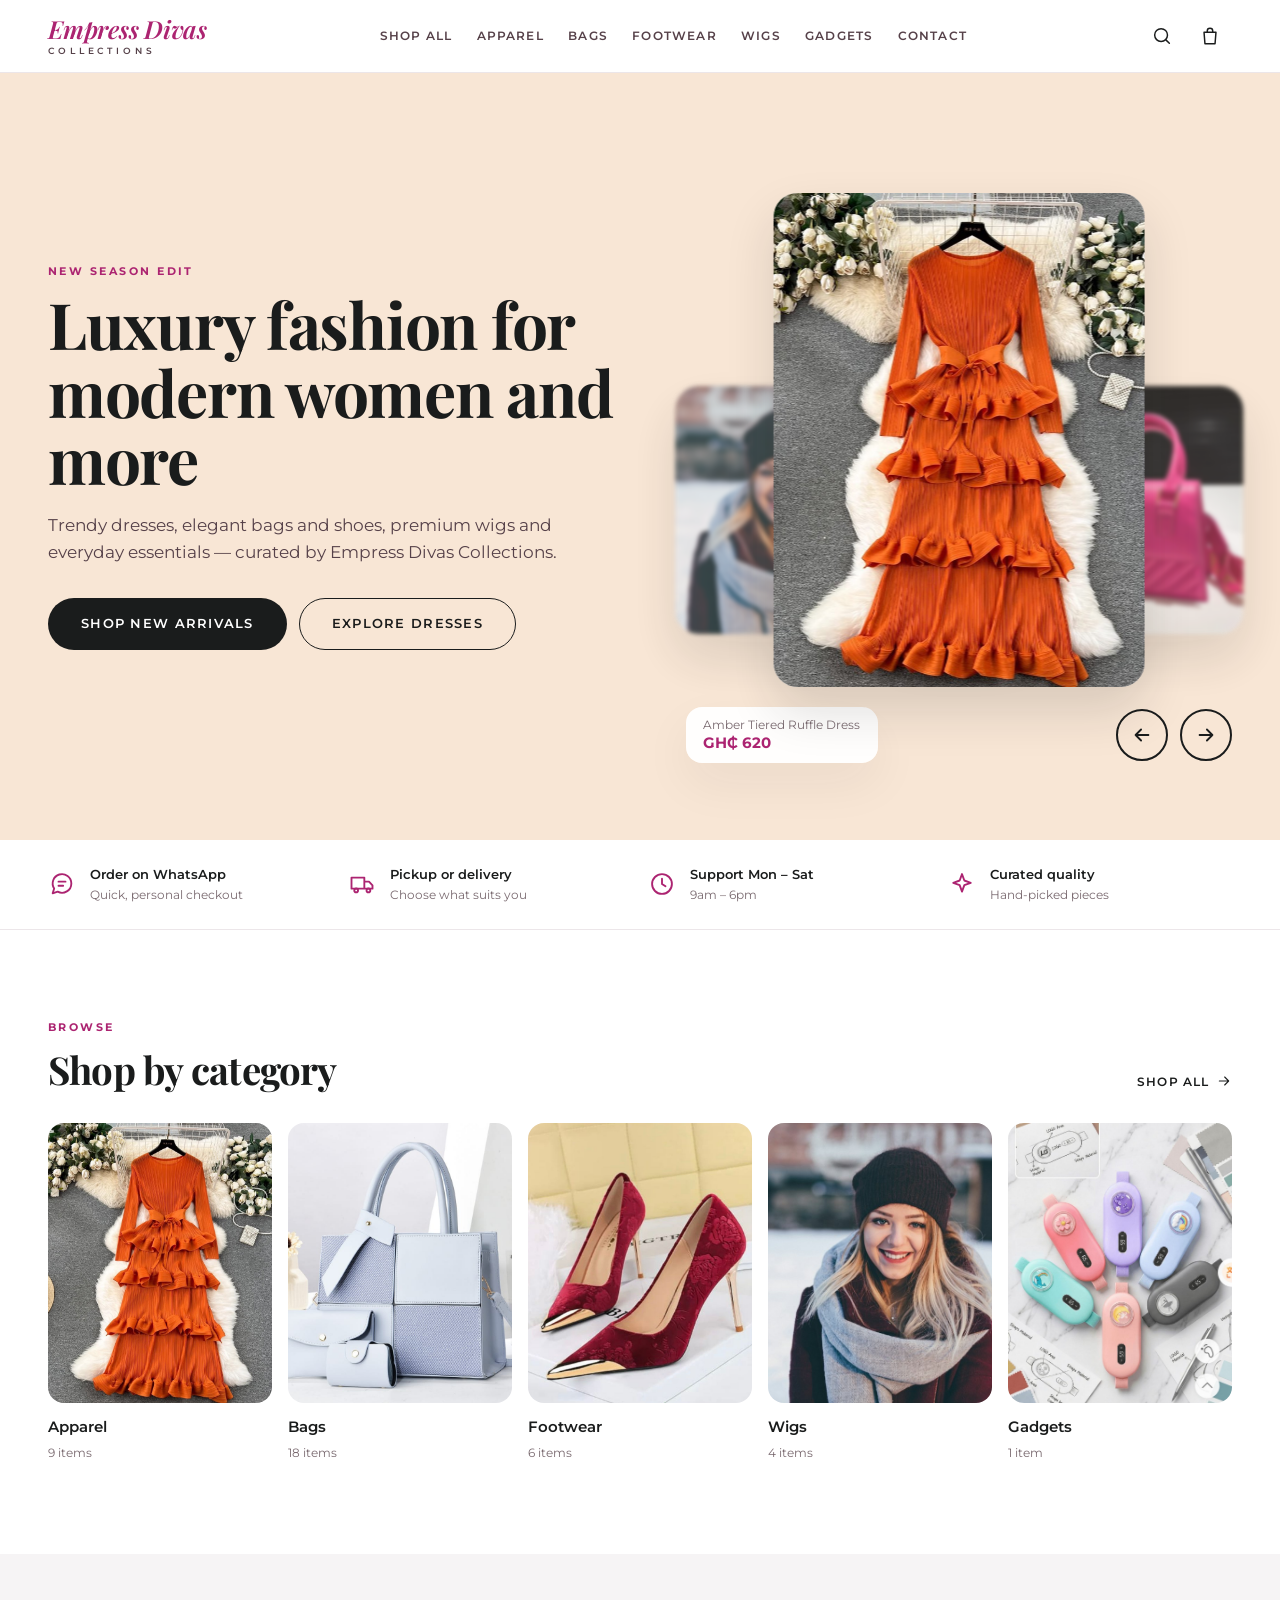
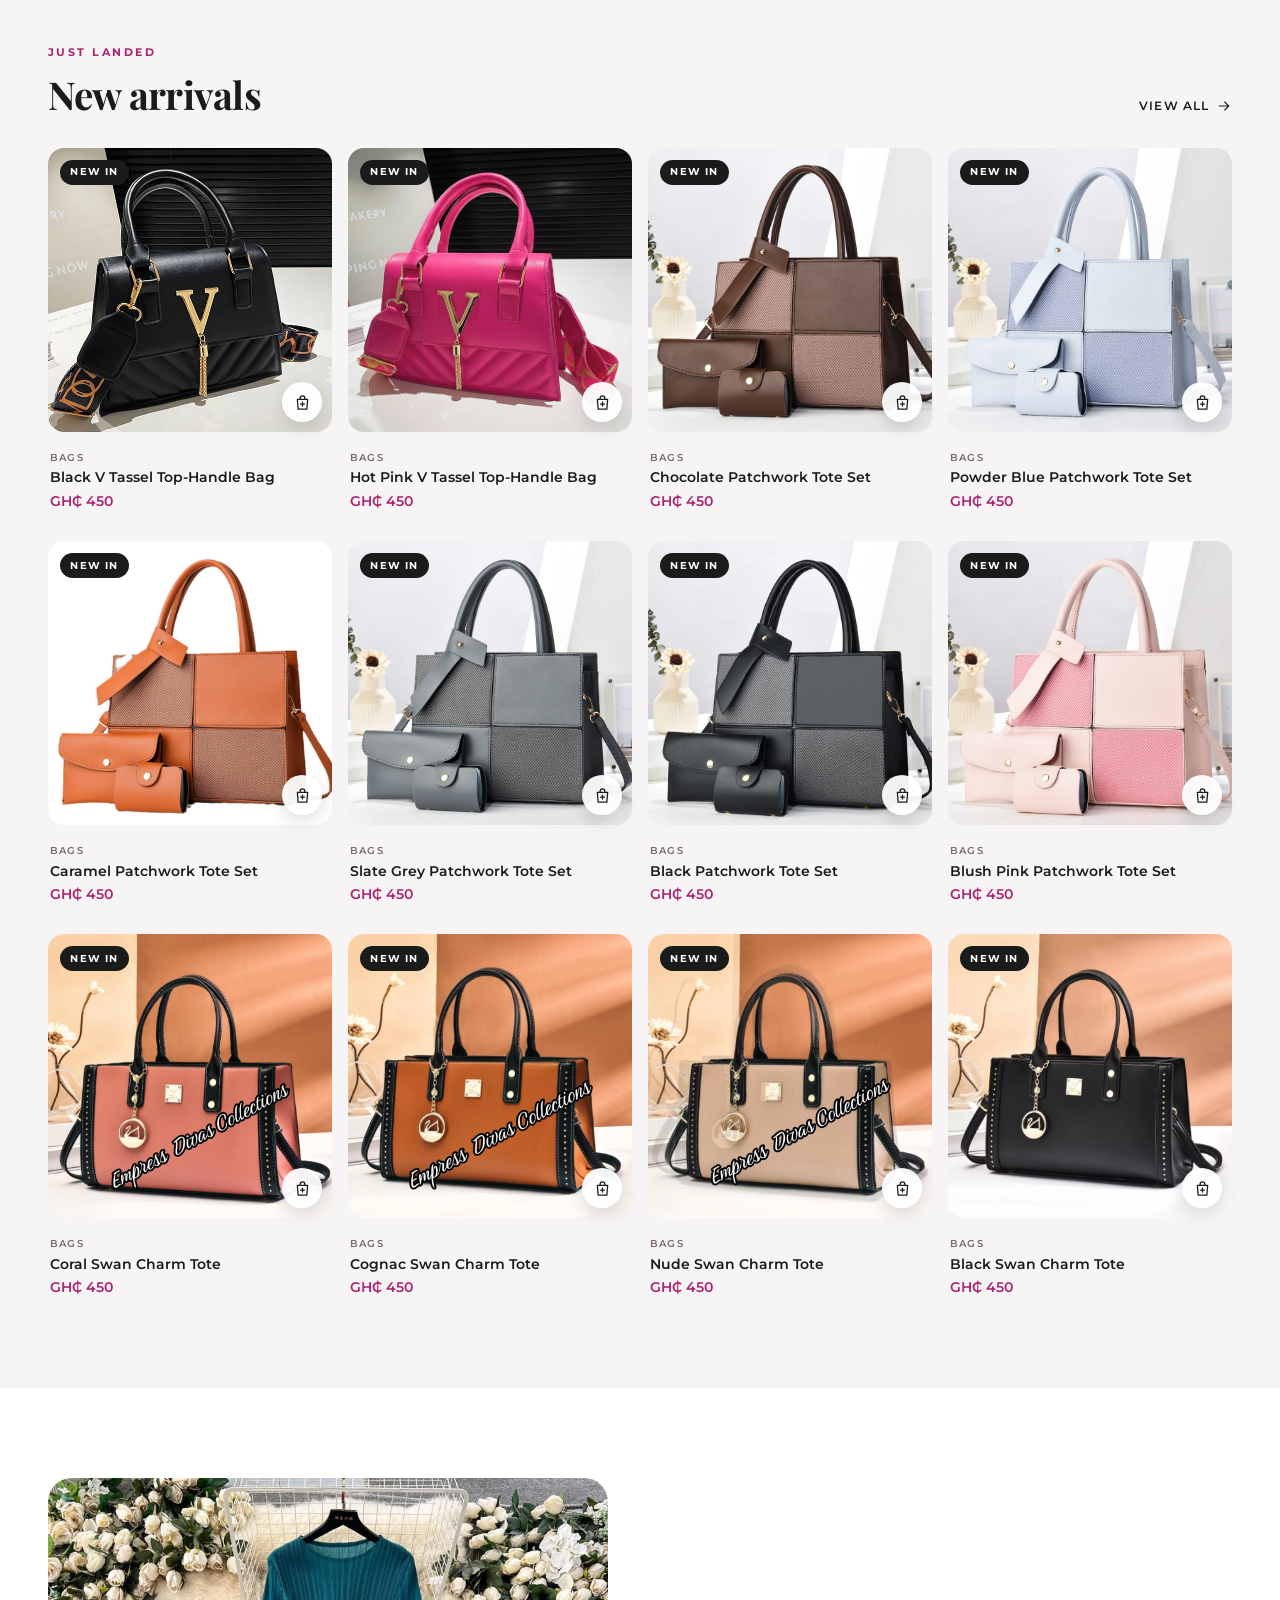
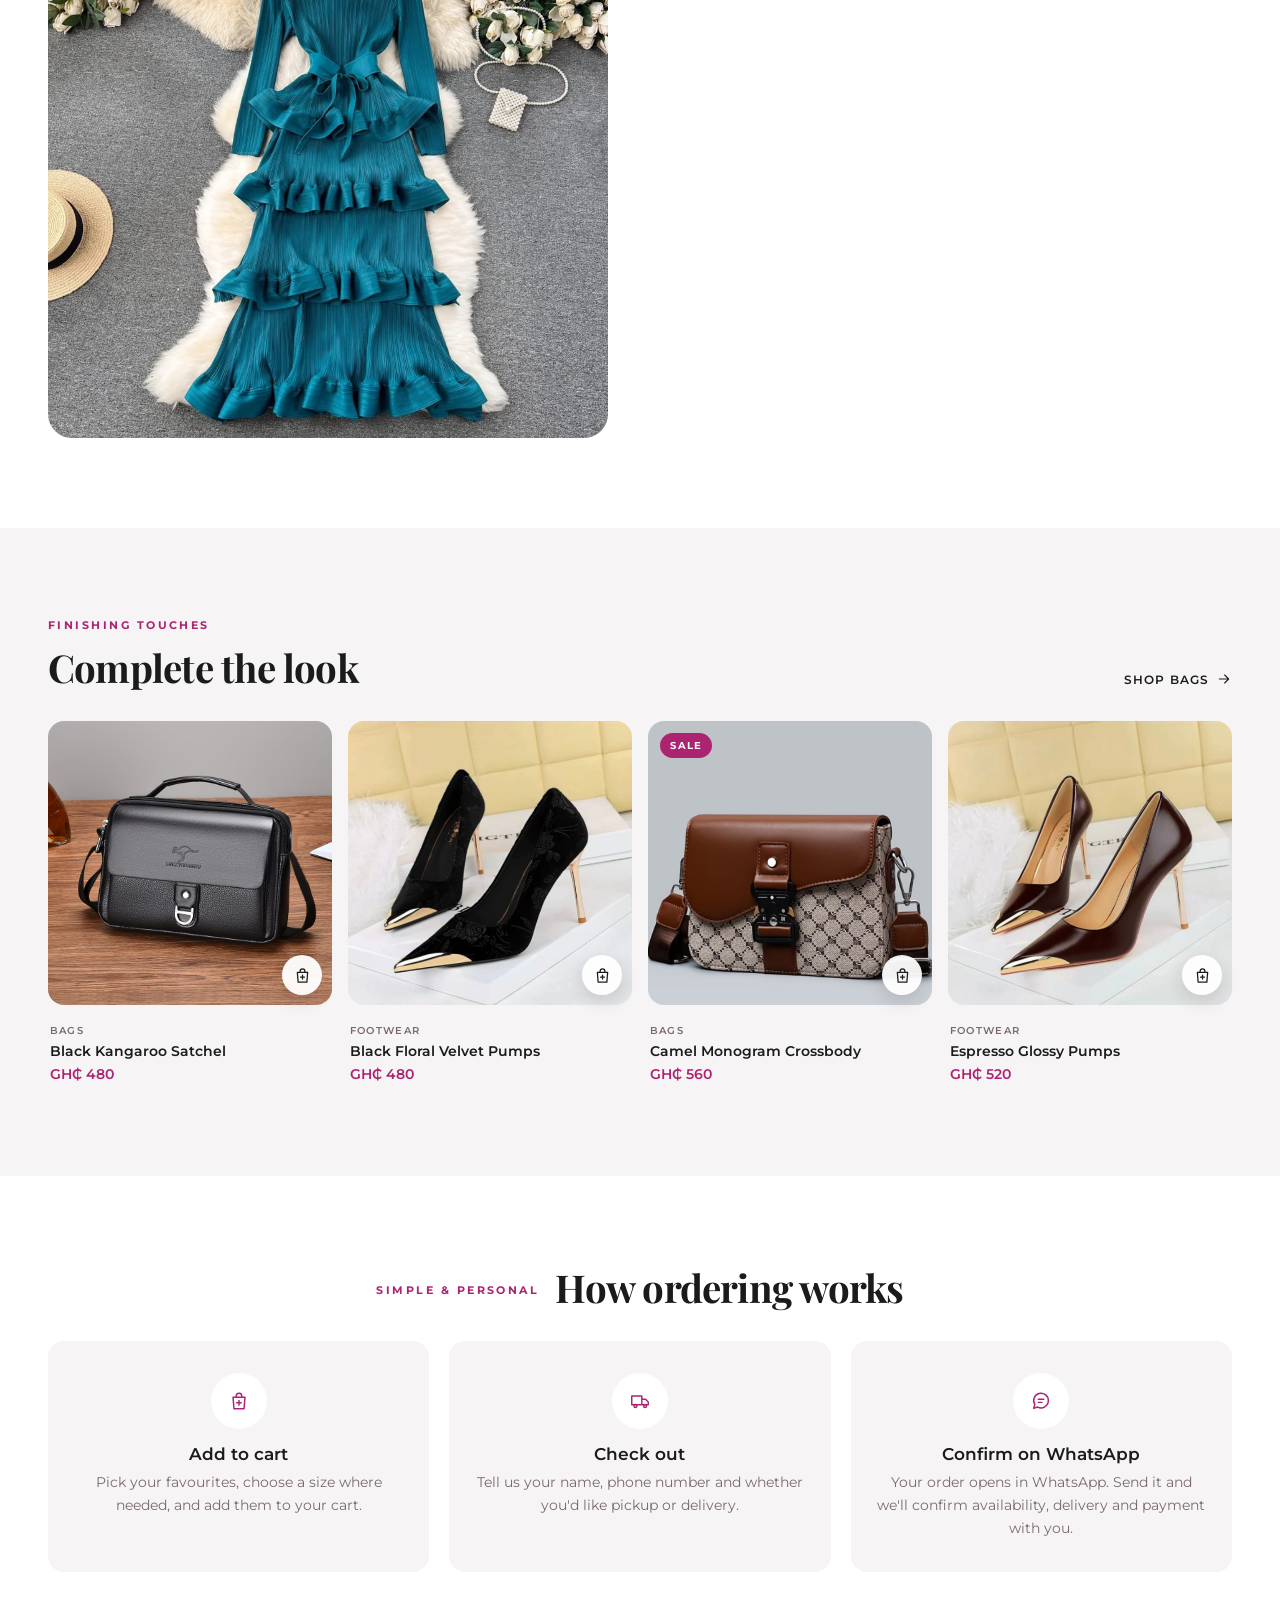
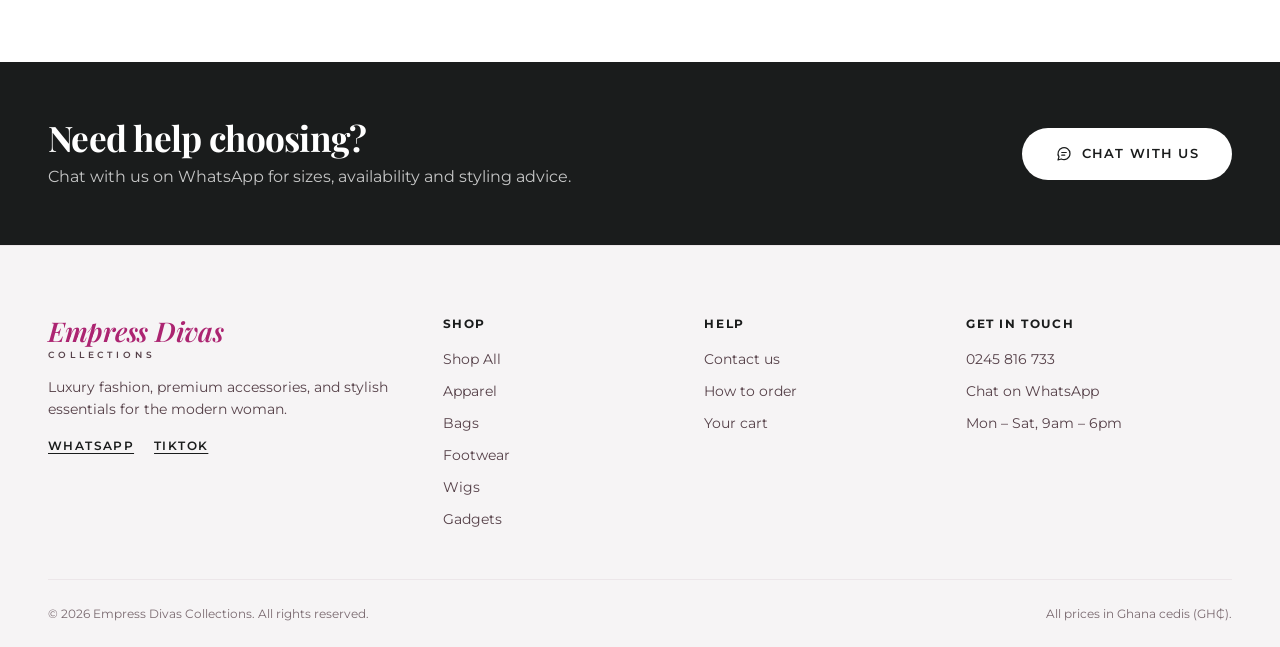
<file: index.html>
<!DOCTYPE html>
<html lang="en">
  <head>
    <meta charset="UTF-8" />
    <meta name="viewport" content="width=device-width, initial-scale=1.0" />
    <title>Empress Divas Collections | Luxury Fashion &amp; Accessories</title>
    <meta name="description" content="Luxury fashion, premium accessories, and stylish essentials for the modern woman." />
    <link rel="icon" href="favicon.ico" sizes="any" />
    <link rel="icon" type="image/png" sizes="32x32" href="Images/brand/favicon-32.png" />
    <link rel="apple-touch-icon" href="Images/brand/apple-touch-icon.png" />
    <link rel="manifest" href="site.webmanifest" />
    <meta property="og:type" content="website" />
    <meta property="og:site_name" content="Empress Divas Collections" />
    <meta property="og:title" content="Empress Divas Collections | Luxury Fashion &amp; Accessories" />
    <meta property="og:description" content="Luxury fashion, premium accessories, and stylish essentials for the modern woman." />
    <meta property="og:url" content="https://empress-divas.netlify.app/" />
    <meta property="og:image" content="https://empress-divas.netlify.app/Images/brand/share.jpg" />
    <meta property="og:image:width" content="1200" />
    <meta property="og:image:height" content="630" />
    <meta property="og:image:alt" content="Empress Divas Collections logo" />
    <meta name="twitter:card" content="summary_large_image" />
    <link rel="preconnect" href="https://fonts.googleapis.com" />
    <link rel="preconnect" href="https://fonts.gstatic.com" crossorigin />
    <link href="https://fonts.googleapis.com/css2?family=Montserrat:wght@400;500;600;700&family=Playfair+Display:ital,wght@0,600;0,700;1,600;1,700&display=swap" rel="stylesheet" />
    <link rel="stylesheet" href="styles.css" />
    <script>
      // Skip the splash before first paint if it already played this session.
      try {
        if (sessionStorage.getItem('empress_intro_shown')) document.documentElement.classList.add('no-intro');
      } catch (e) {}
    </script>
  </head>
  <body class="page-home">
    <div class="site-intro" id="site-intro" aria-hidden="true">
      <div class="intro-drum-wrap">
        <div class="intro-drum">
          <div class="intro-tumbler">
            <img class="intro-item intro-item-outer" style="--a: 0deg" src="Images/intro/amber-tiered-ruffle-dress.jpeg" alt="" decoding="async" />
            <img class="intro-item intro-item-outer" style="--a: 36deg" src="Images/intro/mocha-kangaroo-satchel-bag.jpeg" alt="" decoding="async" />
            <img class="intro-item intro-item-outer" style="--a: 72deg" src="Images/intro/wine-floral-velvet-pointed-pumps.jpeg" alt="" decoding="async" />
            <img class="intro-item intro-item-outer" style="--a: 108deg" src="Images/intro/luxury-body-wave-wig.jpeg" alt="" decoding="async" />
            <img class="intro-item intro-item-outer" style="--a: 144deg" src="Images/intro/mcrhb.jpeg" alt="" decoding="async" />
            <img class="intro-item intro-item-outer" style="--a: 180deg" src="Images/intro/amber-tiered-ruffle-dress.jpeg" alt="" decoding="async" />
            <img class="intro-item intro-item-outer" style="--a: 216deg" src="Images/intro/mocha-kangaroo-satchel-bag.jpeg" alt="" decoding="async" />
            <img class="intro-item intro-item-outer" style="--a: 252deg" src="Images/intro/wine-floral-velvet-pointed-pumps.jpeg" alt="" decoding="async" />
            <img class="intro-item intro-item-outer" style="--a: 288deg" src="Images/intro/luxury-body-wave-wig.jpeg" alt="" decoding="async" />
            <img class="intro-item intro-item-outer" style="--a: 324deg" src="Images/intro/mcrhb.jpeg" alt="" decoding="async" />
            <img class="intro-item intro-item-inner" style="--a: 18deg" src="Images/intro/wine-floral-velvet-pointed-pumps.jpeg" alt="" decoding="async" />
            <img class="intro-item intro-item-inner" style="--a: 90deg" src="Images/intro/luxury-body-wave-wig.jpeg" alt="" decoding="async" />
            <img class="intro-item intro-item-inner" style="--a: 162deg" src="Images/intro/mcrhb.jpeg" alt="" decoding="async" />
            <img class="intro-item intro-item-inner" style="--a: 234deg" src="Images/intro/amber-tiered-ruffle-dress.jpeg" alt="" decoding="async" />
            <img class="intro-item intro-item-inner" style="--a: 306deg" src="Images/intro/mocha-kangaroo-satchel-bag.jpeg" alt="" decoding="async" />
          </div>
          <span class="intro-bubble" style="--x: 22%; --s: 10px; --d: 0.3s"></span>
          <span class="intro-bubble" style="--x: 38%; --s: 6px; --d: 0.7s"></span>
          <span class="intro-bubble" style="--x: 55%; --s: 12px; --d: 0.1s"></span>
          <span class="intro-bubble" style="--x: 68%; --s: 7px; --d: 0.9s"></span>
          <span class="intro-bubble" style="--x: 80%; --s: 9px; --d: 0.5s"></span>
          <span class="intro-bubble" style="--x: 46%; --s: 5px; --d: 1.2s"></span>
        </div>
      </div>
      <div class="site-intro-mark">
        <span class="site-intro-welcome">Welcome to</span>
        <span class="site-intro-word">Empress Divas</span>
        <span class="site-intro-rule"></span>
        <span class="site-intro-tag">Collections</span>
      </div>
    </div>

    <a class="skip-link" href="#main">Skip to content</a>

    <header class="site-header">
      <div class="container header-inner">
        <button class="icon-btn menu-toggle" type="button" aria-label="Open menu" aria-controls="mobile-nav" aria-expanded="false" data-drawer-open="mobile-nav">
          <span class="hamburger" aria-hidden="true"><span></span><span></span><span></span></span>
        </button>

        <a href="index.html" class="logo" aria-label="Empress Divas Collections, home">
          <span class="logo-word">Empress Divas</span>
          <span class="logo-sub">Collections</span>
        </a>

        <nav class="main-nav" aria-label="Main">
          <ul>
            <li><a href="shop.html">Shop All</a></li>
            <li><a href="products.html">Apparel</a></li>
            <li><a href="bag_mainpage.html">Bags</a></li>
            <li><a href="footwearmp.html">Footwear</a></li>
            <li><a href="wigsmain.html">Wigs</a></li>
            <li><a href="gadgets.html">Gadgets</a></li>
            <li><a href="contact.html">Contact</a></li>
          </ul>
        </nav>

        <div class="header-actions">
          <button class="icon-btn" type="button" aria-label="Search" aria-controls="search-panel" aria-expanded="false" data-search-toggle>
            <svg class="icon" viewBox="0 0 24 24" fill="none" stroke="currentColor" stroke-width="1.6" stroke-linecap="round" stroke-linejoin="round" aria-hidden="true"><circle cx="11" cy="11" r="7"/><path d="m20 20-3.5-3.5"/></svg>
          </button>
          <a href="cart.html" class="icon-btn cart-btn" aria-label="Cart" data-cart-open>
            <svg class="icon" viewBox="0 0 24 24" fill="none" stroke="currentColor" stroke-width="1.6" stroke-linecap="round" stroke-linejoin="round" aria-hidden="true"><path d="M5.5 8h13l-1 12.5h-11L5.5 8Z"/><path d="M9 8V6.5a3 3 0 0 1 6 0V8"/></svg>
            <span class="cart-count" data-cart-count hidden>0</span>
          </a>
        </div>
      </div>

      <div class="search-panel" id="search-panel" hidden>
        <form class="container search-form" action="shop.html" role="search">
          <label class="visually-hidden" for="site-search">Search products</label>
          <input id="site-search" type="search" name="q" placeholder="Search dresses, bags, wigs…" autocomplete="off" />
          <button class="btn btn-primary" type="submit">Search</button>
        </form>
      </div>
    </header>

    <div class="drawer drawer-left" id="mobile-nav" aria-label="Menu">
      <div class="drawer-head">
        <span class="drawer-title">Menu</span>
        <button class="icon-btn" type="button" aria-label="Close menu" data-drawer-close><svg class="icon" viewBox="0 0 24 24" fill="none" stroke="currentColor" stroke-width="1.6" stroke-linecap="round" stroke-linejoin="round" aria-hidden="true"><path d="M6 6l12 12M18 6 6 18"/></svg></button>
      </div>
      <nav class="drawer-body mobile-nav" aria-label="Mobile">
        <ul>
          <li><a href="shop.html">Shop All</a></li>
          <li><a href="products.html">Apparel</a></li>
          <li><a href="bag_mainpage.html">Bags</a></li>
          <li><a href="footwearmp.html">Footwear</a></li>
          <li><a href="wigsmain.html">Wigs</a></li>
          <li><a href="gadgets.html">Gadgets</a></li>
          <li><a href="contact.html">Contact</a></li>
        </ul>
      </nav>
      <div class="drawer-foot mobile-nav-foot">
        <p class="mobile-nav-note">Order easily on WhatsApp &middot; Pickup or delivery</p>
        <a href="https://wa.me/233505458432" target="_blank" rel="noopener"><svg class="icon" viewBox="0 0 24 24" fill="none" stroke="currentColor" stroke-width="1.6" stroke-linecap="round" stroke-linejoin="round" aria-hidden="true"><path d="M20 11.5a8 8 0 0 1-11.7 7.1L4 20l1.3-4.1A8 8 0 1 1 20 11.5Z"/><path d="M9 10h6M9 13.5h4"/></svg> Chat on WhatsApp</a>
        <a href="tel:0245816733"><svg class="icon" viewBox="0 0 24 24" fill="none" stroke="currentColor" stroke-width="1.6" stroke-linecap="round" stroke-linejoin="round" aria-hidden="true"><path d="M5 4h3.5l2 5-2.4 1.6a11 11 0 0 0 5.3 5.3L15 13.5l5 2V19a2 2 0 0 1-2.2 2A16.5 16.5 0 0 1 3 6.2 2 2 0 0 1 5 4Z"/></svg> 0245 816 733</a>
      </div>
    </div>

    <div class="scrim" data-scrim></div>

    <main id="main" class-="home">
      <section class="hero">
        <div class="container hero-inner">
          <div class="hero-copy">
            <p class="eyebrow">New season edit</p>
            <h1>Luxury fashion for modern women and more</h1>
            <p class="hero-lead">Trendy dresses, elegant bags and shoes, premium wigs and everyday essentials &mdash; curated by Empress Divas Collections.</p>
            <div class="hero-actions">
              <a href="shop.html" class="btn btn-primary btn-lg">Shop new arrivals</a>
              <a href="products.html?type=dresses" class="btn btn-outline btn-lg">Explore dresses</a>
            </div>
          </div>
          <div class="hero-media" data-hero-carousel aria-roledescription="carousel" aria-label="Featured pieces">
            <div class="hero-stage">
              <a class="hero-slide" href="item.html?id=d1" data-product="d1" data-bg="#f8e6d5" data-role="center"><img src="Images/dresses/amber-tiered-ruffle-dress.jpeg" alt="Amber tiered ruffle dress" draggable="false" /></a>
              <a class="hero-slide" href="item.html?id=b18" data-product="b18" data-bg="#fbdfec" data-role="right"><img src="Images/bags/hot-pink-v-tassel-top-handle-bag.jpeg" alt="Hot pink V tassel top-handle bag" draggable="false" /></a>
              <a class="hero-slide" href="item.html?id=s1" data-product="s1" data-bg="#f2dbe0" data-role="back"><img src="Images/footwear/wine-floral-velvet-pointed-pumps.jpeg" alt="Wine floral velvet pumps" draggable="false" /></a>
              <a class="hero-slide" href="item.html?id=w4" data-product="w4" data-bg="#efe5dc" data-role="left"><img src="Images/wigs/luxury-body-wave-wig.jpeg" alt="Luxury body wave wig" draggable="false" /></a>
            </div>
            <div class="hero-controls">
              <a class="hero-chip" href="item.html?id=d1" data-hero-chip aria-live="polite"><span>Amber Tiered Ruffle Dress</span><strong>GH₵ 620</strong></a>
              <div class="hero-nav">
                <button class="hero-arrow" type="button" aria-label="Previous piece" data-hero-prev><svg class="icon" viewBox="0 0 24 24" fill="none" stroke="currentColor" stroke-width="2" stroke-linecap="round" stroke-linejoin="round" aria-hidden="true"><path d="M19 12H5M11 6l-6 6 6 6"/></svg></button>
                <button class="hero-arrow" type="button" aria-label="Next piece" data-hero-next><svg class="icon" viewBox="0 0 24 24" fill="none" stroke="currentColor" stroke-width="2" stroke-linecap="round" stroke-linejoin="round" aria-hidden="true"><path d="M5 12h14M13 6l6 6-6 6"/></svg></button>
              </div>
            </div>
          </div>
        </div>
      </section>

      <section class="perks" aria-label="Why shop with us">
        <ul class="container perks-list">
          <li><svg class="icon" viewBox="0 0 24 24" fill="none" stroke="currentColor" stroke-width="1.6" stroke-linecap="round" stroke-linejoin="round" aria-hidden="true"><path d="M20 11.5a8 8 0 0 1-11.7 7.1L4 20l1.3-4.1A8 8 0 1 1 20 11.5Z"/><path d="M9 10h6M9 13.5h4"/></svg><div><strong>Order on WhatsApp</strong><span>Quick, personal checkout</span></div></li>
          <li><svg class="icon" viewBox="0 0 24 24" fill="none" stroke="currentColor" stroke-width="1.6" stroke-linecap="round" stroke-linejoin="round" aria-hidden="true"><path d="M3 6.5h11v9.5H3zM14 10h4l3 3.2V16h-7"/><circle cx="7" cy="17.5" r="1.6"/><circle cx="17.5" cy="17.5" r="1.6"/></svg><div><strong>Pickup or delivery</strong><span>Choose what suits you</span></div></li>
          <li><svg class="icon" viewBox="0 0 24 24" fill="none" stroke="currentColor" stroke-width="1.6" stroke-linecap="round" stroke-linejoin="round" aria-hidden="true"><circle cx="12" cy="12" r="8.5"/><path d="M12 7.5V12l3 2"/></svg><div><strong>Support Mon – Sat</strong><span>9am – 6pm</span></div></li>
          <li><svg class="icon" viewBox="0 0 24 24" fill="none" stroke="currentColor" stroke-width="1.6" stroke-linecap="round" stroke-linejoin="round" aria-hidden="true"><path d="M12 3.5l2 5.5 5.5 2-5.5 2-2 5.5-2-5.5-5.5-2 5.5-2Z"/></svg><div><strong>Curated quality</strong><span>Hand-picked pieces</span></div></li>
        </ul>
      </section>

      <section class="section">
        <div class="container">
          <div class="section-head">
            <div>
              <p class="eyebrow">Browse</p>
              <h2>Shop by category</h2>
            </div>
            <a href="shop.html" class="link-arrow">Shop all <svg class="icon" viewBox="0 0 24 24" fill="none" stroke="currentColor" stroke-width="1.6" stroke-linecap="round" stroke-linejoin="round" aria-hidden="true"><path d="M5 12h14M13 6l6 6-6 6"/></svg></a>
          </div>
          <div class="category-grid" data-category-grid></div>
        </div>
      </section>

      <section class="section section-tint">
        <div class="container">
          <div class="section-head">
            <div>
              <p class="eyebrow">Just landed</p>
              <h2>New arrivals</h2>
            </div>
            <a href="shop.html" class="link-arrow">View all <svg class="icon" viewBox="0 0 24 24" fill="none" stroke="currentColor" stroke-width="1.6" stroke-linecap="round" stroke-linejoin="round" aria-hidden="true"><path d="M5 12h14M13 6l6 6-6 6"/></svg></a>
          </div>
          <div class="product-grid" data-product-grid data-featured="true" data-limit="12"></div>
        </div>
      </section>

      <section class="section">
        <div class="container promo">
          <div class="promo-media">
            <img src="Images/dresses/teal-tiered-ruffle-dress.jpeg" alt="Teal tiered ruffle dress" loading="lazy" />
          </div>
          <div class="promo-copy">
            <p class="eyebrow">The collection</p>
            <h2>The Tiered Ruffle Dress</h2>
            <p>Six colourways, one unforgettable silhouette. A pleated ribbed-knit gown with cascading ruffle tiers and a tie waist.</p>
            <p class="promo-price">GH₵ 620</p>
            <a href="products.html?type=dresses" class="btn btn-primary btn-lg">Shop the collection</a>
          </div>
        </div>
      </section>

      <section class="section section-tint">
        <div class="container">
          <div class="section-head">
            <div>
              <p class="eyebrow">Finishing touches</p>
              <h2>Complete the look</h2>
            </div>
            <a href="bag_mainpage.html" class="link-arrow">Shop bags <svg class="icon" viewBox="0 0 24 24" fill="none" stroke="currentColor" stroke-width="1.6" stroke-linecap="round" stroke-linejoin="round" aria-hidden="true"><path d="M5 12h14M13 6l6 6-6 6"/></svg></a>
          </div>
          <div class="product-grid" data-product-grid data-ids="b2,s3,b4,s6"></div>
        </div>
      </section>


      <section class="section how-to-order" id="how-to-order">
        <div class="container">
          <div class="section-head section-head-center">
            <p class="eyebrow">Simple &amp; personal</p>
            <h2>How ordering works</h2>
          </div>
          <ol class="steps">
            <li class="step">
              <span class="step-icon"><svg class="icon" viewBox="0 0 24 24" fill="none" stroke="currentColor" stroke-width="1.6" stroke-linecap="round" stroke-linejoin="round" aria-hidden="true"><path d="M5.5 8h13l-1 12.5h-11L5.5 8Z"/><path d="M9 8V6.5a3 3 0 0 1 6 0V8"/><path d="M12 11.5v5M9.5 14h5"/></svg></span>
              <h3>Add to cart</h3>
              <p>Pick your favourites, choose a size where needed, and add them to your cart.</p>
            </li>
            <li class="step">
              <span class="step-icon"><svg class="icon" viewBox="0 0 24 24" fill="none" stroke="currentColor" stroke-width="1.6" stroke-linecap="round" stroke-linejoin="round" aria-hidden="true"><path d="M3 6.5h11v9.5H3zM14 10h4l3 3.2V16h-7"/><circle cx="7" cy="17.5" r="1.6"/><circle cx="17.5" cy="17.5" r="1.6"/></svg></span>
              <h3>Check out</h3>
              <p>Tell us your name, phone number and whether you'd like pickup or delivery.</p>
            </li>
            <li class="step">
              <span class="step-icon"><svg class="icon" viewBox="0 0 24 24" fill="none" stroke="currentColor" stroke-width="1.6" stroke-linecap="round" stroke-linejoin="round" aria-hidden="true"><path d="M20 11.5a8 8 0 0 1-11.7 7.1L4 20l1.3-4.1A8 8 0 1 1 20 11.5Z"/><path d="M9 10h6M9 13.5h4"/></svg></span>
              <h3>Confirm on WhatsApp</h3>
              <p>Your order opens in WhatsApp. Send it and we'll confirm availability, delivery and payment with you.</p>
            </li>
          </ol>
        </div>
      </section>


      <section class="help-band">
        <div class="container help-band-inner">
          <div>
            <h2>Need help choosing?</h2>
            <p>Chat with us on WhatsApp for sizes, availability and styling advice.</p>
          </div>
          <a href="https://wa.me/233505458432" target="_blank" rel="noopener" class="btn btn-light btn-lg"><svg class="icon" viewBox="0 0 24 24" fill="none" stroke="currentColor" stroke-width="1.6" stroke-linecap="round" stroke-linejoin="round" aria-hidden="true"><path d="M20 11.5a8 8 0 0 1-11.7 7.1L4 20l1.3-4.1A8 8 0 1 1 20 11.5Z"/><path d="M9 10h6M9 13.5h4"/></svg> Chat with us</a>
        </div>
      </section>
    </main>

    <footer class="site-footer">
      <div class="container footer-grid">
        <div class="footer-brand">
          <a href="index.html" class="logo logo-footer">
            <span class="logo-word">Empress Divas</span>
            <span class="logo-sub">Collections</span>
          </a>
          <p>Luxury fashion, premium accessories, and stylish essentials for the modern woman.</p>
          <div class="footer-social">
            <a href="https://wa.me/233505458432" target="_blank" rel="noopener">WhatsApp</a>
            <a href="#">TikTok</a>
          </div>
        </div>

        <div>
          <h2 class="footer-heading">Shop</h2>
          <ul class="footer-list">
            <li><a href="shop.html">Shop All</a></li>
            <li><a href="products.html">Apparel</a></li>
            <li><a href="bag_mainpage.html">Bags</a></li>
            <li><a href="footwearmp.html">Footwear</a></li>
            <li><a href="wigsmain.html">Wigs</a></li>
            <li><a href="gadgets.html">Gadgets</a></li>
          </ul>
        </div>

        <div>
          <h2 class="footer-heading">Help</h2>
          <ul class="footer-list">
            <li><a href="contact.html">Contact us</a></li>
            <li><a href="contact.html#how-to-order">How to order</a></li>
            <li><a href="cart.html">Your cart</a></li>
          </ul>
        </div>

        <div>
          <h2 class="footer-heading">Get in touch</h2>
          <ul class="footer-list">
            <li><a href="tel:0245816733">0245 816 733</a></li>
            <li><a href="https://wa.me/233505458432" target="_blank" rel="noopener">Chat on WhatsApp</a></li>
            <li>Mon – Sat, 9am – 6pm</li>
          </ul>
        </div>
      </div>

      <div class="container footer-bottom">
        <p>&copy; <span data-year>2026</span> Empress Divas Collections. All rights reserved.</p>
        <p>All prices in Ghana cedis (GH₵).</p>
      </div>
    </footer>

    <script src="products-data.js"></script>
    <script src="script.js"></script>
  </body>
</html>
</file>
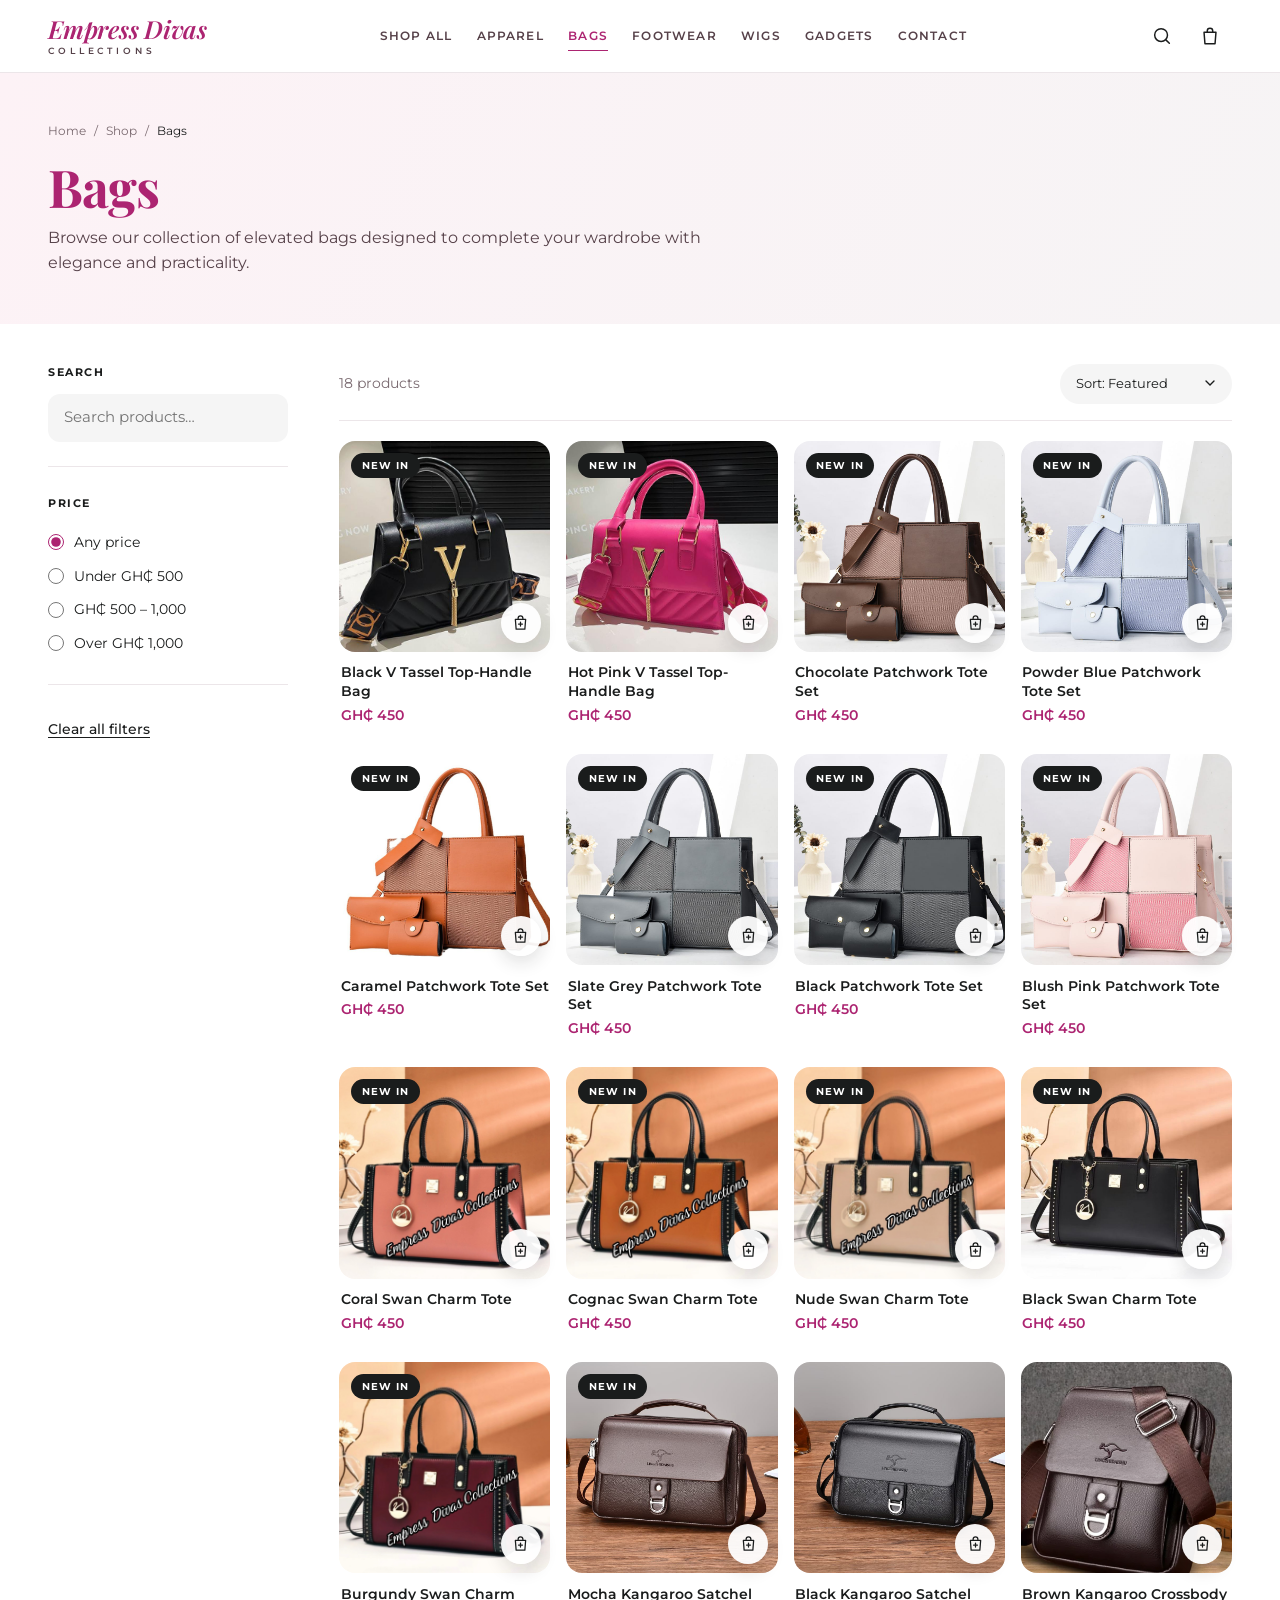
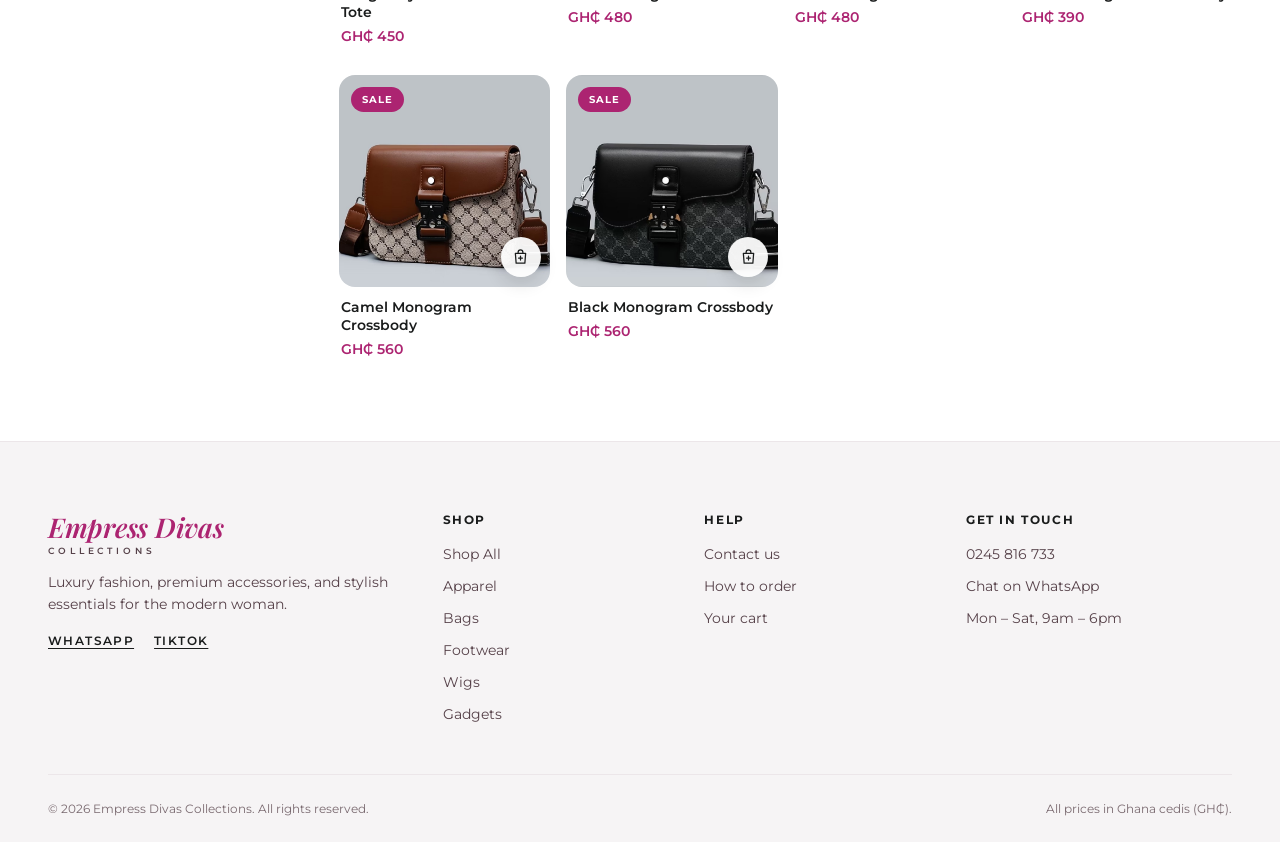
<file: bag_mainpage.html>
<!DOCTYPE html>
<html lang="en">
  <head>
    <meta charset="UTF-8" />
    <meta name="viewport" content="width=device-width, initial-scale=1.0" />
    <title>Bags | Empress Divas Collections</title>
    <meta name="description" content="Browse our collection of elevated bags designed to complete your wardrobe with elegance and practicality." />
    <link rel="icon" href="favicon.ico" sizes="any" />
    <link rel="icon" type="image/png" sizes="32x32" href="Images/brand/favicon-32.png" />
    <link rel="apple-touch-icon" href="Images/brand/apple-touch-icon.png" />
    <link rel="manifest" href="site.webmanifest" />
    <meta property="og:type" content="website" />
    <meta property="og:site_name" content="Empress Divas Collections" />
    <meta property="og:title" content="Bags | Empress Divas Collections" />
    <meta property="og:description" content="Browse our collection of elevated bags designed to complete your wardrobe with elegance and practicality." />
    <meta property="og:url" content="https://empress-divas.netlify.app/bag_mainpage.html" />
    <meta property="og:image" content="https://empress-divas.netlify.app/Images/brand/share.jpg" />
    <meta property="og:image:width" content="1200" />
    <meta property="og:image:height" content="630" />
    <meta property="og:image:alt" content="Empress Divas Collections logo" />
    <meta name="twitter:card" content="summary_large_image" />
    <link rel="preconnect" href="https://fonts.googleapis.com" />
    <link rel="preconnect" href="https://fonts.gstatic.com" crossorigin />
    <link href="https://fonts.googleapis.com/css2?family=Montserrat:wght@400;500;600;700&family=Playfair+Display:ital,wght@0,600;0,700;1,600;1,700&display=swap" rel="stylesheet" />
    <link rel="stylesheet" href="styles.css" />
    <script>
      // Skip the splash before first paint if it already played this session.
      try {
        if (sessionStorage.getItem('empress_intro_shown')) document.documentElement.classList.add('no-intro');
      } catch (e) {}
    </script>
  </head>
  <body>
    <div class="site-intro" id="site-intro" aria-hidden="true">
      <div class="intro-drum-wrap">
        <div class="intro-drum">
          <div class="intro-tumbler">
            <img class="intro-item intro-item-outer" style="--a: 0deg" src="Images/intro/amber-tiered-ruffle-dress.jpeg" alt="" decoding="async" />
            <img class="intro-item intro-item-outer" style="--a: 36deg" src="Images/intro/mocha-kangaroo-satchel-bag.jpeg" alt="" decoding="async" />
            <img class="intro-item intro-item-outer" style="--a: 72deg" src="Images/intro/wine-floral-velvet-pointed-pumps.jpeg" alt="" decoding="async" />
            <img class="intro-item intro-item-outer" style="--a: 108deg" src="Images/intro/luxury-body-wave-wig.jpeg" alt="" decoding="async" />
            <img class="intro-item intro-item-outer" style="--a: 144deg" src="Images/intro/mcrhb.jpeg" alt="" decoding="async" />
            <img class="intro-item intro-item-outer" style="--a: 180deg" src="Images/intro/amber-tiered-ruffle-dress.jpeg" alt="" decoding="async" />
            <img class="intro-item intro-item-outer" style="--a: 216deg" src="Images/intro/mocha-kangaroo-satchel-bag.jpeg" alt="" decoding="async" />
            <img class="intro-item intro-item-outer" style="--a: 252deg" src="Images/intro/wine-floral-velvet-pointed-pumps.jpeg" alt="" decoding="async" />
            <img class="intro-item intro-item-outer" style="--a: 288deg" src="Images/intro/luxury-body-wave-wig.jpeg" alt="" decoding="async" />
            <img class="intro-item intro-item-outer" style="--a: 324deg" src="Images/intro/mcrhb.jpeg" alt="" decoding="async" />
            <img class="intro-item intro-item-inner" style="--a: 18deg" src="Images/intro/wine-floral-velvet-pointed-pumps.jpeg" alt="" decoding="async" />
            <img class="intro-item intro-item-inner" style="--a: 90deg" src="Images/intro/luxury-body-wave-wig.jpeg" alt="" decoding="async" />
            <img class="intro-item intro-item-inner" style="--a: 162deg" src="Images/intro/mcrhb.jpeg" alt="" decoding="async" />
            <img class="intro-item intro-item-inner" style="--a: 234deg" src="Images/intro/amber-tiered-ruffle-dress.jpeg" alt="" decoding="async" />
            <img class="intro-item intro-item-inner" style="--a: 306deg" src="Images/intro/mocha-kangaroo-satchel-bag.jpeg" alt="" decoding="async" />
          </div>
          <span class="intro-bubble" style="--x: 22%; --s: 10px; --d: 0.3s"></span>
          <span class="intro-bubble" style="--x: 38%; --s: 6px; --d: 0.7s"></span>
          <span class="intro-bubble" style="--x: 55%; --s: 12px; --d: 0.1s"></span>
          <span class="intro-bubble" style="--x: 68%; --s: 7px; --d: 0.9s"></span>
          <span class="intro-bubble" style="--x: 80%; --s: 9px; --d: 0.5s"></span>
          <span class="intro-bubble" style="--x: 46%; --s: 5px; --d: 1.2s"></span>
        </div>
      </div>
      <div class="site-intro-mark">
        <span class="site-intro-welcome">Welcome to</span>
        <span class="site-intro-word">Empress Divas</span>
        <span class="site-intro-rule"></span>
        <span class="site-intro-tag">Collections</span>
      </div>
    </div>

    <a class="skip-link" href="#main">Skip to content</a>

    <header class="site-header">
      <div class="container header-inner">
        <button class="icon-btn menu-toggle" type="button" aria-label="Open menu" aria-controls="mobile-nav" aria-expanded="false" data-drawer-open="mobile-nav">
          <span class="hamburger" aria-hidden="true"><span></span><span></span><span></span></span>
        </button>

        <a href="index.html" class="logo" aria-label="Empress Divas Collections, home">
          <span class="logo-word">Empress Divas</span>
          <span class="logo-sub">Collections</span>
        </a>

        <nav class="main-nav" aria-label="Main">
          <ul>
            <li><a href="shop.html">Shop All</a></li>
            <li><a href="products.html">Apparel</a></li>
            <li><a href="bag_mainpage.html" aria-current="page">Bags</a></li>
            <li><a href="footwearmp.html">Footwear</a></li>
            <li><a href="wigsmain.html">Wigs</a></li>
            <li><a href="gadgets.html">Gadgets</a></li>
            <li><a href="contact.html">Contact</a></li>
          </ul>
        </nav>

        <div class="header-actions">
          <button class="icon-btn" type="button" aria-label="Search" aria-controls="search-panel" aria-expanded="false" data-search-toggle>
            <svg class="icon" viewBox="0 0 24 24" fill="none" stroke="currentColor" stroke-width="1.6" stroke-linecap="round" stroke-linejoin="round" aria-hidden="true"><circle cx="11" cy="11" r="7"/><path d="m20 20-3.5-3.5"/></svg>
          </button>
          <a href="cart.html" class="icon-btn cart-btn" aria-label="Cart" data-cart-open>
            <svg class="icon" viewBox="0 0 24 24" fill="none" stroke="currentColor" stroke-width="1.6" stroke-linecap="round" stroke-linejoin="round" aria-hidden="true"><path d="M5.5 8h13l-1 12.5h-11L5.5 8Z"/><path d="M9 8V6.5a3 3 0 0 1 6 0V8"/></svg>
            <span class="cart-count" data-cart-count hidden>0</span>
          </a>
        </div>
      </div>

      <div class="search-panel" id="search-panel" hidden>
        <form class="container search-form" action="shop.html" role="search">
          <label class="visually-hidden" for="site-search">Search products</label>
          <input id="site-search" type="search" name="q" placeholder="Search dresses, bags, wigs…" autocomplete="off" />
          <button class="btn btn-primary" type="submit">Search</button>
        </form>
      </div>
    </header>

    <div class="drawer drawer-left" id="mobile-nav" aria-label="Menu">
      <div class="drawer-head">
        <span class="drawer-title">Menu</span>
        <button class="icon-btn" type="button" aria-label="Close menu" data-drawer-close><svg class="icon" viewBox="0 0 24 24" fill="none" stroke="currentColor" stroke-width="1.6" stroke-linecap="round" stroke-linejoin="round" aria-hidden="true"><path d="M6 6l12 12M18 6 6 18"/></svg></button>
      </div>
      <nav class="drawer-body mobile-nav" aria-label="Mobile">
        <ul>
          <li><a href="shop.html">Shop All</a></li>
          <li><a href="products.html">Apparel</a></li>
          <li><a href="bag_mainpage.html" aria-current="page">Bags</a></li>
          <li><a href="footwearmp.html">Footwear</a></li>
          <li><a href="wigsmain.html">Wigs</a></li>
          <li><a href="gadgets.html">Gadgets</a></li>
          <li><a href="contact.html">Contact</a></li>
        </ul>
      </nav>
      <div class="drawer-foot mobile-nav-foot">
        <p class="mobile-nav-note">Order easily on WhatsApp &middot; Pickup or delivery</p>
        <a href="https://wa.me/233505458432" target="_blank" rel="noopener"><svg class="icon" viewBox="0 0 24 24" fill="none" stroke="currentColor" stroke-width="1.6" stroke-linecap="round" stroke-linejoin="round" aria-hidden="true"><path d="M20 11.5a8 8 0 0 1-11.7 7.1L4 20l1.3-4.1A8 8 0 1 1 20 11.5Z"/><path d="M9 10h6M9 13.5h4"/></svg> Chat on WhatsApp</a>
        <a href="tel:0245816733"><svg class="icon" viewBox="0 0 24 24" fill="none" stroke="currentColor" stroke-width="1.6" stroke-linecap="round" stroke-linejoin="round" aria-hidden="true"><path d="M5 4h3.5l2 5-2.4 1.6a11 11 0 0 0 5.3 5.3L15 13.5l5 2V19a2 2 0 0 1-2.2 2A16.5 16.5 0 0 1 3 6.2 2 2 0 0 1 5 4Z"/></svg> 0245 816 733</a>
      </div>
    </div>

    <div class="scrim" data-scrim></div>

    <main id="main" data-listing="" data-category="bags">
      <section class="page-hero">
        <div class="container">
          <nav class="breadcrumb" aria-label="Breadcrumb"><a href="index.html">Home</a><span aria-hidden="true">/</span><a href="shop.html">Shop</a><span aria-hidden="true">/</span><span aria-current="page">Bags</span></nav>
          <h1>Bags</h1>
          <p>Browse our collection of elevated bags designed to complete your wardrobe with elegance and practicality.</p>
        </div>
      </section>

      <section class="container listing">
        <aside class="filters drawer drawer-left" id="filters" aria-label="Filters">
          <div class="drawer-head filters-head">
            <span class="drawer-title">Filters</span>
            <button class="icon-btn" type="button" aria-label="Close filters" data-drawer-close><svg class="icon" viewBox="0 0 24 24" fill="none" stroke="currentColor" stroke-width="1.6" stroke-linecap="round" stroke-linejoin="round" aria-hidden="true"><path d="M6 6l12 12M18 6 6 18"/></svg></button>
          </div>
          <div class="drawer-body" data-filters></div>
          <div class="drawer-foot filters-foot">
            <button class="btn btn-primary btn-block" type="button" data-drawer-close data-results-btn>Show results</button>
          </div>
        </aside>

        <div class="listing-main">
          <div class="toolbar">
            <p class="result-count" data-result-count aria-live="polite"></p>
            <div class="toolbar-actions">
              <button class="btn btn-outline btn-sm filters-toggle" type="button" aria-controls="filters" aria-expanded="false" data-drawer-open="filters"><svg class="icon" viewBox="0 0 24 24" fill="none" stroke="currentColor" stroke-width="1.6" stroke-linecap="round" stroke-linejoin="round" aria-hidden="true"><path d="M4 6h16M7 12h10M10 18h4"/></svg> Filters</button>
              <label class="sort">
                <span class="visually-hidden">Sort products</span>
                <select data-sort>
                  <option value="featured">Sort: Featured</option>
                  <option value="price-asc">Price: Low to high</option>
                  <option value="price-desc">Price: High to low</option>
                  <option value="name">Name: A – Z</option>
                </select>
              </label>
            </div>
          </div>
          <div class="active-filters" data-active-filters></div>
          <div class="product-grid product-grid-listing" data-listing-grid></div>
        </div>
      </section>
    </main>

    <footer class="site-footer">
      <div class="container footer-grid">
        <div class="footer-brand">
          <a href="index.html" class="logo logo-footer">
            <span class="logo-word">Empress Divas</span>
            <span class="logo-sub">Collections</span>
          </a>
          <p>Luxury fashion, premium accessories, and stylish essentials for the modern woman.</p>
          <div class="footer-social">
            <a href="https://wa.me/233505458432" target="_blank" rel="noopener">WhatsApp</a>
            <a href="#">TikTok</a>
          </div>
        </div>

        <div>
          <h2 class="footer-heading">Shop</h2>
          <ul class="footer-list">
            <li><a href="shop.html">Shop All</a></li>
            <li><a href="products.html">Apparel</a></li>
            <li><a href="bag_mainpage.html">Bags</a></li>
            <li><a href="footwearmp.html">Footwear</a></li>
            <li><a href="wigsmain.html">Wigs</a></li>
            <li><a href="gadgets.html">Gadgets</a></li>
          </ul>
        </div>

        <div>
          <h2 class="footer-heading">Help</h2>
          <ul class="footer-list">
            <li><a href="contact.html">Contact us</a></li>
            <li><a href="contact.html#how-to-order">How to order</a></li>
            <li><a href="cart.html">Your cart</a></li>
          </ul>
        </div>

        <div>
          <h2 class="footer-heading">Get in touch</h2>
          <ul class="footer-list">
            <li><a href="tel:0245816733">0245 816 733</a></li>
            <li><a href="https://wa.me/233505458432" target="_blank" rel="noopener">Chat on WhatsApp</a></li>
            <li>Mon – Sat, 9am – 6pm</li>
          </ul>
        </div>
      </div>

      <div class="container footer-bottom">
        <p>&copy; <span data-year>2026</span> Empress Divas Collections. All rights reserved.</p>
        <p>All prices in Ghana cedis (GH₵).</p>
      </div>
    </footer>

    <script src="products-data.js"></script>
    <script src="script.js"></script>
  </body>
</html>
</file>
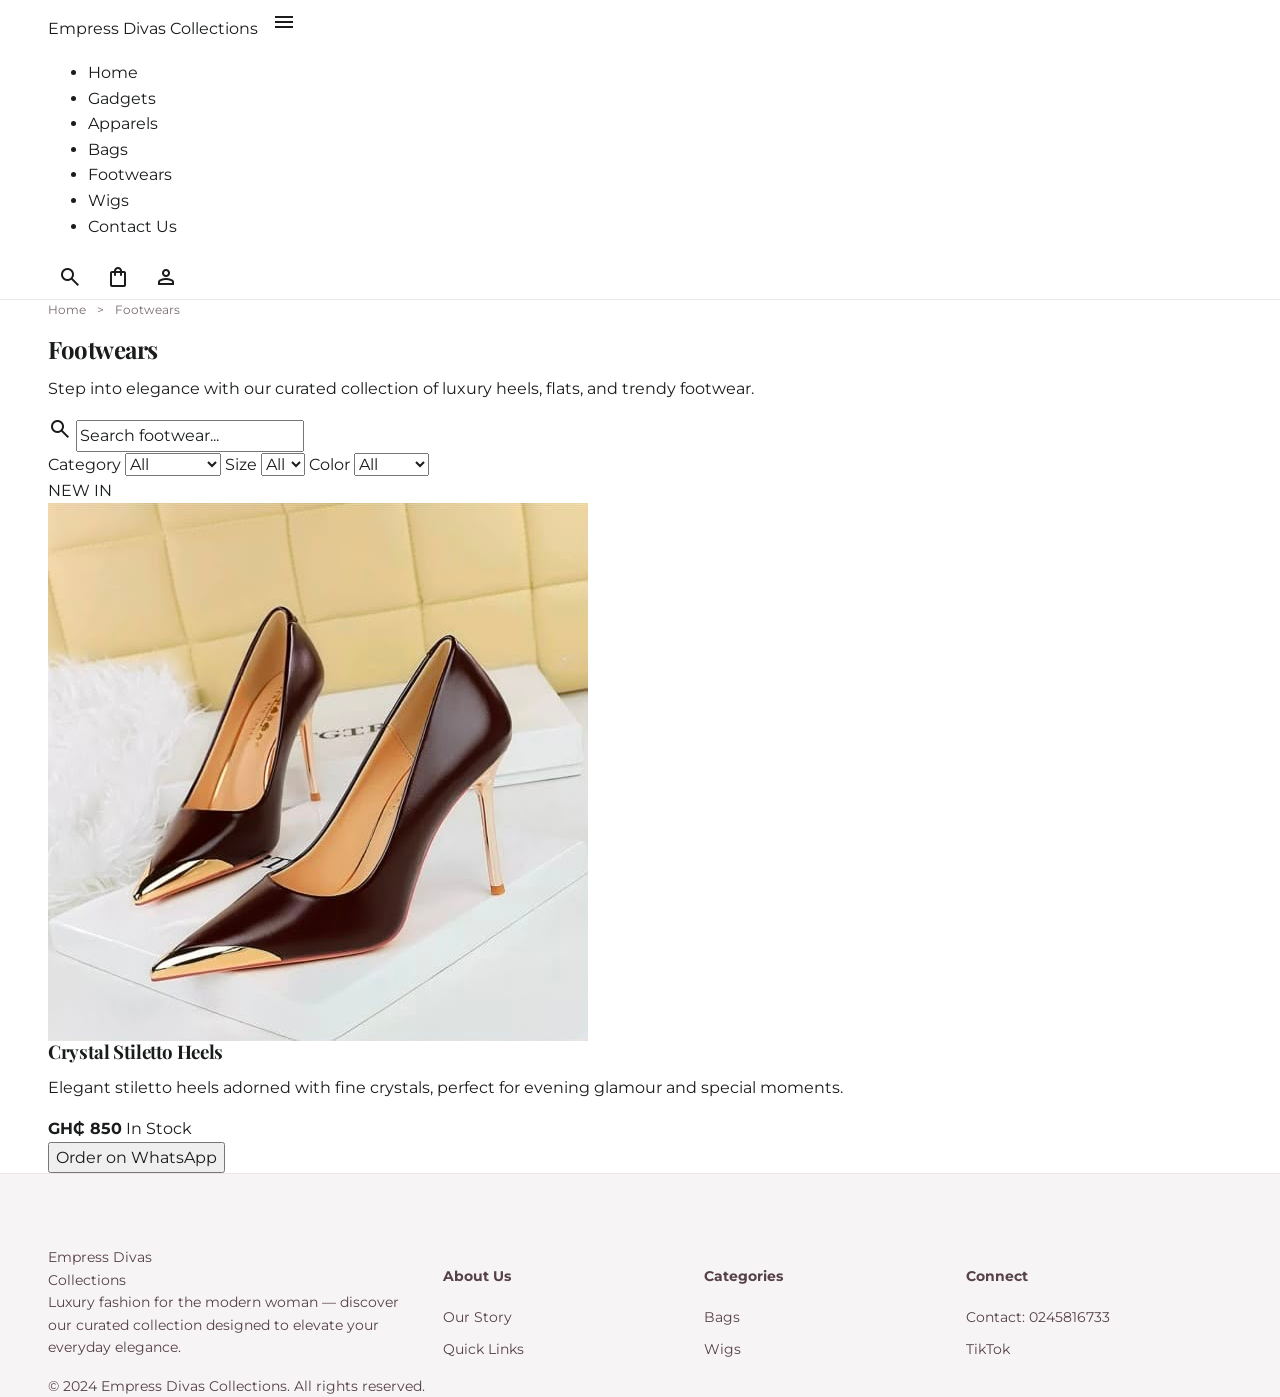
<file: brown_shoe.html>
<!DOCTYPE html>
<html lang="en">
  <head>
    <meta charset="UTF-8" />
    <meta name="viewport" content="width=device-width, initial-scale=1.0" />
    <title>Footwears | Empress Divas</title>
    <meta
      name="description"
      content="Luxury heels, elegant flats, and premium footwear curated for the modern woman."
    />
    <link rel="preconnect" href="https://fonts.googleapis.com" />
    <link rel="preconnect" href="https://fonts.gstatic.com" crossorigin />
    <link
      href="https://fonts.googleapis.com/css2?family=Montserrat:wght@400;500;600;700&family=Playfair+Display:wght@600;700;800&display=swap"
      rel="stylesheet"
    />
    <link
      href="https://fonts.googleapis.com/css2?family=Material+Symbols+Outlined:wght@400;GRAD@0;opsz@24"
      rel="stylesheet"
    />
    <link rel="stylesheet" href="styles.css" />
  </head>
  <body>
    <header class="site-header gadgets-header">
      <div class="container navbar">
        <a href="index.html" class="brand">Empress Divas Collections</a>

        <button class="icon-btn mobile-toggle" aria-label="Open menu">
          <span class="material-symbols-outlined">menu</span>
        </button>

        <nav class="nav-wrap" aria-label="Main navigation">
          <ul class="nav-menu">
            <li><a href="index.html">Home</a></li>
            <li><a href="gadgets.html">Gadgets</a></li>
            <li><a href="products.html">Apparels</a></li>
            <li><a href="bag_mainpage.html">Bags</a></li>
            <li><a href="brown_shoe.html" class="active">Footwears</a></li>
            <li><a href="wigsmain.html">Wigs</a></li>
            <li><a href="contact.html">Contact Us</a></li>
          </ul>
        </nav>

        <div class="nav-actions">
          <button class="icon-btn hidden-mobile" aria-label="Search">
            <span class="material-symbols-outlined">search</span>
          </button>
          <button class="icon-btn hidden-mobile" aria-label="Shopping bag">
            <span class="material-symbols-outlined">shopping_bag</span>
          </button>
          <button class="icon-btn hidden-mobile" aria-label="Profile">
            <span class="material-symbols-outlined">person</span>
          </button>
        </div>
      </div>
    </header>

    <main class="gadgets-page">
      <section class="gadgets-hero">
        <div class="container gadgets-page-header">
          <div class="breadcrumb">Home <span>&nbsp;&gt;&nbsp;</span> <span class="crumb-current">Footwears</span></div>
          <h1>Footwears</h1>
          <p>Step into elegance with our curated collection of luxury heels, flats, and trendy footwear.</p>
        </div>
      </section>

      <section class="gadgets-filter-section">
        <div class="container gadgets-filters">
          <div class="search-box">
            <span class="material-symbols-outlined">search</span>
            <input type="text" value="Search footwear..." aria-label="Search footwear" />
          </div>

          <div class="filter-selects">
            <label class="select-box">
              <span>Category</span>
              <select aria-label="Filter by category">
                <option>All</option>
                <option>Heels</option>
                <option>Flats</option>
                <option>Sneakers</option>
                <option>Sandals</option>
              </select>
            </label>

            <label class="select-box">
              <span>Size</span>
              <select aria-label="Filter by size">
                <option>All</option>
                <option>36</option>
                <option>37</option>
                <option>38</option>
                <option>39</option>
                <option>40</option>
                <option>41</option>
              </select>
            </label>

            <label class="select-box">
              <span>Color</span>
              <select aria-label="Filter by color">
                <option>All</option>
                <option>Black</option>
                <option>Brown</option>
                <option>White</option>
                <option>Gold</option>
              </select>
            </label>
          </div>
        </div>
      </section>

      <section class="gadgets-list">
        <div class="container gadget-grid single-item-grid">
          <article class="gadget-card">
            <span class="tag tag-new">NEW IN</span>
            <div class="gadget-visual">
              <img
                src="Images/brown_shoe.jpeg"
                alt="Luxury brown heel shoe"
              />
            </div>
            <div class="gadget-info">
              <h3>Crystal Stiletto Heels</h3>
              <p class="gadget-desc">Elegant stiletto heels adorned with fine crystals, perfect for evening glamour and special moments.</p>
              <div class="price-row">
                <div class="price-block">
                  <strong>GH₵ 850</strong>
                  <span class="stock in-stock">In Stock</span>
                </div>
              </div>
              <button class="details-btn">Order on WhatsApp</button>
            </div>
          </article>
        </div>
      </section>
    </main>

    <footer class="site-footer gadgets-footer">
      <div class="container footer-grid">
        <div class="footer-brand-block">
          <div class="footer-brand">Empress Divas<br />Collections</div>
          <p>Luxury fashion for the modern woman — discover our curated collection designed to elevate your everyday elegance.</p>
        </div>

        <div>
          <h4>About Us</h4>
          <ul class="footer-list">
            <li><a href="index.html">Our Story</a></li>
            <li><a href="products.html">Quick Links</a></li>
          </ul>
        </div>

        <div>
          <h4>Categories</h4>
          <ul class="footer-list">
            <li><a href="bag_mainpage.html">Bags</a></li>
            <li><a href="wigsmain.html">Wigs</a></li>
          </ul>
        </div>

        <div>
          <h4>Connect</h4>
          <ul class="footer-list">
            <li><a href="tel:0245816733">Contact: 0245816733</a></li>
            <li><a href="#">TikTok</a></li>
          </ul>
        </div>
      </div>

      <div class="container copyright">© 2024 Empress Divas Collections. All rights reserved.</div>
    </footer>

    <script src="script.js"></script>
  </body>
</html>
</file>
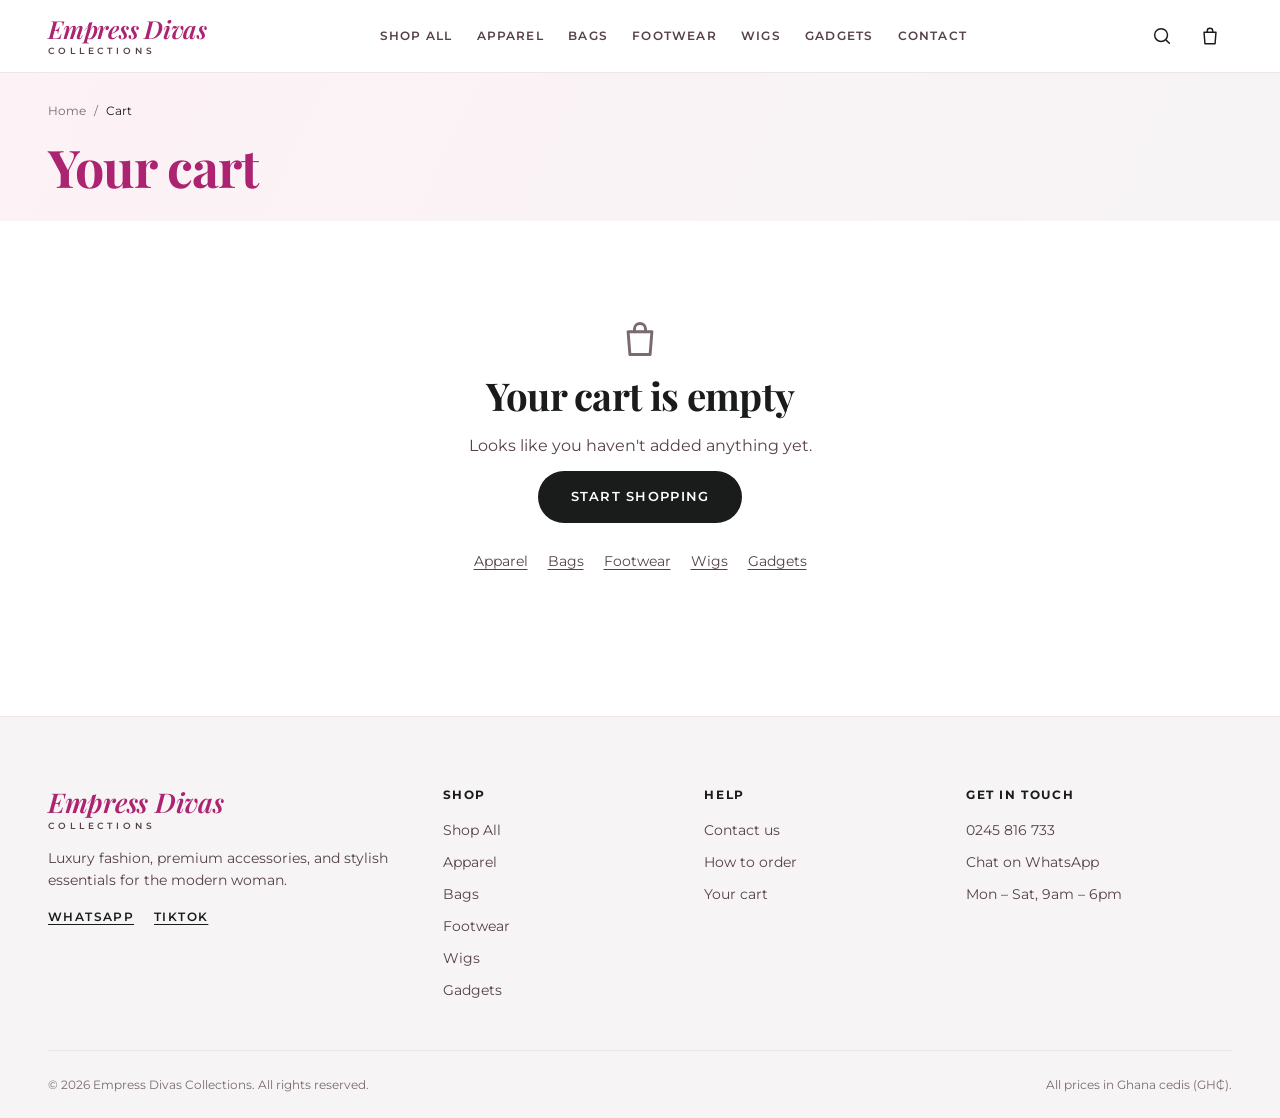
<file: cart.html>
<!DOCTYPE html>
<html lang="en">
  <head>
    <meta charset="UTF-8" />
    <meta name="viewport" content="width=device-width, initial-scale=1.0" />
    <title>Your Cart | Empress Divas Collections</title>
    <meta name="description" content="Review your cart and check out via WhatsApp." />
    <link rel="icon" href="favicon.ico" sizes="any" />
    <link rel="icon" type="image/png" sizes="32x32" href="Images/brand/favicon-32.png" />
    <link rel="apple-touch-icon" href="Images/brand/apple-touch-icon.png" />
    <link rel="manifest" href="site.webmanifest" />
    <meta property="og:type" content="website" />
    <meta property="og:site_name" content="Empress Divas Collections" />
    <meta property="og:title" content="Your Cart | Empress Divas Collections" />
    <meta property="og:description" content="Review your cart and check out via WhatsApp." />
    <meta property="og:url" content="https://empress-divas.netlify.app/cart.html" />
    <meta property="og:image" content="https://empress-divas.netlify.app/Images/brand/share.jpg" />
    <meta property="og:image:width" content="1200" />
    <meta property="og:image:height" content="630" />
    <meta property="og:image:alt" content="Empress Divas Collections logo" />
    <meta name="twitter:card" content="summary_large_image" />
    <link rel="preconnect" href="https://fonts.googleapis.com" />
    <link rel="preconnect" href="https://fonts.gstatic.com" crossorigin />
    <link href="https://fonts.googleapis.com/css2?family=Montserrat:wght@400;500;600;700&family=Playfair+Display:ital,wght@0,600;0,700;1,600;1,700&display=swap" rel="stylesheet" />
    <link rel="stylesheet" href="styles.css" />
    <script>
      // Skip the splash before first paint if it already played this session.
      try {
        if (sessionStorage.getItem('empress_intro_shown')) document.documentElement.classList.add('no-intro');
      } catch (e) {}
    </script>
  </head>
  <body class="page-cart">
    <div class="site-intro" id="site-intro" aria-hidden="true">
      <div class="intro-drum-wrap">
        <div class="intro-drum">
          <div class="intro-tumbler">
            <img class="intro-item intro-item-outer" style="--a: 0deg" src="Images/intro/amber-tiered-ruffle-dress.jpeg" alt="" decoding="async" />
            <img class="intro-item intro-item-outer" style="--a: 36deg" src="Images/intro/mocha-kangaroo-satchel-bag.jpeg" alt="" decoding="async" />
            <img class="intro-item intro-item-outer" style="--a: 72deg" src="Images/intro/wine-floral-velvet-pointed-pumps.jpeg" alt="" decoding="async" />
            <img class="intro-item intro-item-outer" style="--a: 108deg" src="Images/intro/luxury-body-wave-wig.jpeg" alt="" decoding="async" />
            <img class="intro-item intro-item-outer" style="--a: 144deg" src="Images/intro/mcrhb.jpeg" alt="" decoding="async" />
            <img class="intro-item intro-item-outer" style="--a: 180deg" src="Images/intro/amber-tiered-ruffle-dress.jpeg" alt="" decoding="async" />
            <img class="intro-item intro-item-outer" style="--a: 216deg" src="Images/intro/mocha-kangaroo-satchel-bag.jpeg" alt="" decoding="async" />
            <img class="intro-item intro-item-outer" style="--a: 252deg" src="Images/intro/wine-floral-velvet-pointed-pumps.jpeg" alt="" decoding="async" />
            <img class="intro-item intro-item-outer" style="--a: 288deg" src="Images/intro/luxury-body-wave-wig.jpeg" alt="" decoding="async" />
            <img class="intro-item intro-item-outer" style="--a: 324deg" src="Images/intro/mcrhb.jpeg" alt="" decoding="async" />
            <img class="intro-item intro-item-inner" style="--a: 18deg" src="Images/intro/wine-floral-velvet-pointed-pumps.jpeg" alt="" decoding="async" />
            <img class="intro-item intro-item-inner" style="--a: 90deg" src="Images/intro/luxury-body-wave-wig.jpeg" alt="" decoding="async" />
            <img class="intro-item intro-item-inner" style="--a: 162deg" src="Images/intro/mcrhb.jpeg" alt="" decoding="async" />
            <img class="intro-item intro-item-inner" style="--a: 234deg" src="Images/intro/amber-tiered-ruffle-dress.jpeg" alt="" decoding="async" />
            <img class="intro-item intro-item-inner" style="--a: 306deg" src="Images/intro/mocha-kangaroo-satchel-bag.jpeg" alt="" decoding="async" />
          </div>
          <span class="intro-bubble" style="--x: 22%; --s: 10px; --d: 0.3s"></span>
          <span class="intro-bubble" style="--x: 38%; --s: 6px; --d: 0.7s"></span>
          <span class="intro-bubble" style="--x: 55%; --s: 12px; --d: 0.1s"></span>
          <span class="intro-bubble" style="--x: 68%; --s: 7px; --d: 0.9s"></span>
          <span class="intro-bubble" style="--x: 80%; --s: 9px; --d: 0.5s"></span>
          <span class="intro-bubble" style="--x: 46%; --s: 5px; --d: 1.2s"></span>
        </div>
      </div>
      <div class="site-intro-mark">
        <span class="site-intro-welcome">Welcome to</span>
        <span class="site-intro-word">Empress Divas</span>
        <span class="site-intro-rule"></span>
        <span class="site-intro-tag">Collections</span>
      </div>
    </div>

    <a class="skip-link" href="#main">Skip to content</a>

    <header class="site-header">
      <div class="container header-inner">
        <button class="icon-btn menu-toggle" type="button" aria-label="Open menu" aria-controls="mobile-nav" aria-expanded="false" data-drawer-open="mobile-nav">
          <span class="hamburger" aria-hidden="true"><span></span><span></span><span></span></span>
        </button>

        <a href="index.html" class="logo" aria-label="Empress Divas Collections, home">
          <span class="logo-word">Empress Divas</span>
          <span class="logo-sub">Collections</span>
        </a>

        <nav class="main-nav" aria-label="Main">
          <ul>
            <li><a href="shop.html">Shop All</a></li>
            <li><a href="products.html">Apparel</a></li>
            <li><a href="bag_mainpage.html">Bags</a></li>
            <li><a href="footwearmp.html">Footwear</a></li>
            <li><a href="wigsmain.html">Wigs</a></li>
            <li><a href="gadgets.html">Gadgets</a></li>
            <li><a href="contact.html">Contact</a></li>
          </ul>
        </nav>

        <div class="header-actions">
          <button class="icon-btn" type="button" aria-label="Search" aria-controls="search-panel" aria-expanded="false" data-search-toggle>
            <svg class="icon" viewBox="0 0 24 24" fill="none" stroke="currentColor" stroke-width="1.6" stroke-linecap="round" stroke-linejoin="round" aria-hidden="true"><circle cx="11" cy="11" r="7"/><path d="m20 20-3.5-3.5"/></svg>
          </button>
          <a href="cart.html" class="icon-btn cart-btn" aria-label="Cart" data-cart-open>
            <svg class="icon" viewBox="0 0 24 24" fill="none" stroke="currentColor" stroke-width="1.6" stroke-linecap="round" stroke-linejoin="round" aria-hidden="true"><path d="M5.5 8h13l-1 12.5h-11L5.5 8Z"/><path d="M9 8V6.5a3 3 0 0 1 6 0V8"/></svg>
            <span class="cart-count" data-cart-count hidden>0</span>
          </a>
        </div>
      </div>

      <div class="search-panel" id="search-panel" hidden>
        <form class="container search-form" action="shop.html" role="search">
          <label class="visually-hidden" for="site-search">Search products</label>
          <input id="site-search" type="search" name="q" placeholder="Search dresses, bags, wigs…" autocomplete="off" />
          <button class="btn btn-primary" type="submit">Search</button>
        </form>
      </div>
    </header>

    <div class="drawer drawer-left" id="mobile-nav" aria-label="Menu">
      <div class="drawer-head">
        <span class="drawer-title">Menu</span>
        <button class="icon-btn" type="button" aria-label="Close menu" data-drawer-close><svg class="icon" viewBox="0 0 24 24" fill="none" stroke="currentColor" stroke-width="1.6" stroke-linecap="round" stroke-linejoin="round" aria-hidden="true"><path d="M6 6l12 12M18 6 6 18"/></svg></button>
      </div>
      <nav class="drawer-body mobile-nav" aria-label="Mobile">
        <ul>
          <li><a href="shop.html">Shop All</a></li>
          <li><a href="products.html">Apparel</a></li>
          <li><a href="bag_mainpage.html">Bags</a></li>
          <li><a href="footwearmp.html">Footwear</a></li>
          <li><a href="wigsmain.html">Wigs</a></li>
          <li><a href="gadgets.html">Gadgets</a></li>
          <li><a href="contact.html">Contact</a></li>
        </ul>
      </nav>
      <div class="drawer-foot mobile-nav-foot">
        <p class="mobile-nav-note">Order easily on WhatsApp &middot; Pickup or delivery</p>
        <a href="https://wa.me/233505458432" target="_blank" rel="noopener"><svg class="icon" viewBox="0 0 24 24" fill="none" stroke="currentColor" stroke-width="1.6" stroke-linecap="round" stroke-linejoin="round" aria-hidden="true"><path d="M20 11.5a8 8 0 0 1-11.7 7.1L4 20l1.3-4.1A8 8 0 1 1 20 11.5Z"/><path d="M9 10h6M9 13.5h4"/></svg> Chat on WhatsApp</a>
        <a href="tel:0245816733"><svg class="icon" viewBox="0 0 24 24" fill="none" stroke="currentColor" stroke-width="1.6" stroke-linecap="round" stroke-linejoin="round" aria-hidden="true"><path d="M5 4h3.5l2 5-2.4 1.6a11 11 0 0 0 5.3 5.3L15 13.5l5 2V19a2 2 0 0 1-2.2 2A16.5 16.5 0 0 1 3 6.2 2 2 0 0 1 5 4Z"/></svg> 0245 816 733</a>
      </div>
    </div>

    <div class="scrim" data-scrim></div>

    <main id="main">
      <section class="page-hero page-hero-compact">
        <div class="container">
          <nav class="breadcrumb" aria-label="Breadcrumb"><a href="index.html">Home</a><span aria-hidden="true">/</span><span aria-current="page">Cart</span></nav>
          <h1>Your cart</h1>
        </div>
      </section>

      <section class="container cart-page" data-cart-page></section>
    </main>

    <footer class="site-footer">
      <div class="container footer-grid">
        <div class="footer-brand">
          <a href="index.html" class="logo logo-footer">
            <span class="logo-word">Empress Divas</span>
            <span class="logo-sub">Collections</span>
          </a>
          <p>Luxury fashion, premium accessories, and stylish essentials for the modern woman.</p>
          <div class="footer-social">
            <a href="https://wa.me/233505458432" target="_blank" rel="noopener">WhatsApp</a>
            <a href="#">TikTok</a>
          </div>
        </div>

        <div>
          <h2 class="footer-heading">Shop</h2>
          <ul class="footer-list">
            <li><a href="shop.html">Shop All</a></li>
            <li><a href="products.html">Apparel</a></li>
            <li><a href="bag_mainpage.html">Bags</a></li>
            <li><a href="footwearmp.html">Footwear</a></li>
            <li><a href="wigsmain.html">Wigs</a></li>
            <li><a href="gadgets.html">Gadgets</a></li>
          </ul>
        </div>

        <div>
          <h2 class="footer-heading">Help</h2>
          <ul class="footer-list">
            <li><a href="contact.html">Contact us</a></li>
            <li><a href="contact.html#how-to-order">How to order</a></li>
            <li><a href="cart.html">Your cart</a></li>
          </ul>
        </div>

        <div>
          <h2 class="footer-heading">Get in touch</h2>
          <ul class="footer-list">
            <li><a href="tel:0245816733">0245 816 733</a></li>
            <li><a href="https://wa.me/233505458432" target="_blank" rel="noopener">Chat on WhatsApp</a></li>
            <li>Mon – Sat, 9am – 6pm</li>
          </ul>
        </div>
      </div>

      <div class="container footer-bottom">
        <p>&copy; <span data-year>2026</span> Empress Divas Collections. All rights reserved.</p>
        <p>All prices in Ghana cedis (GH₵).</p>
      </div>
    </footer>

    <script src="products-data.js"></script>
    <script src="script.js"></script>
  </body>
</html>
</file>
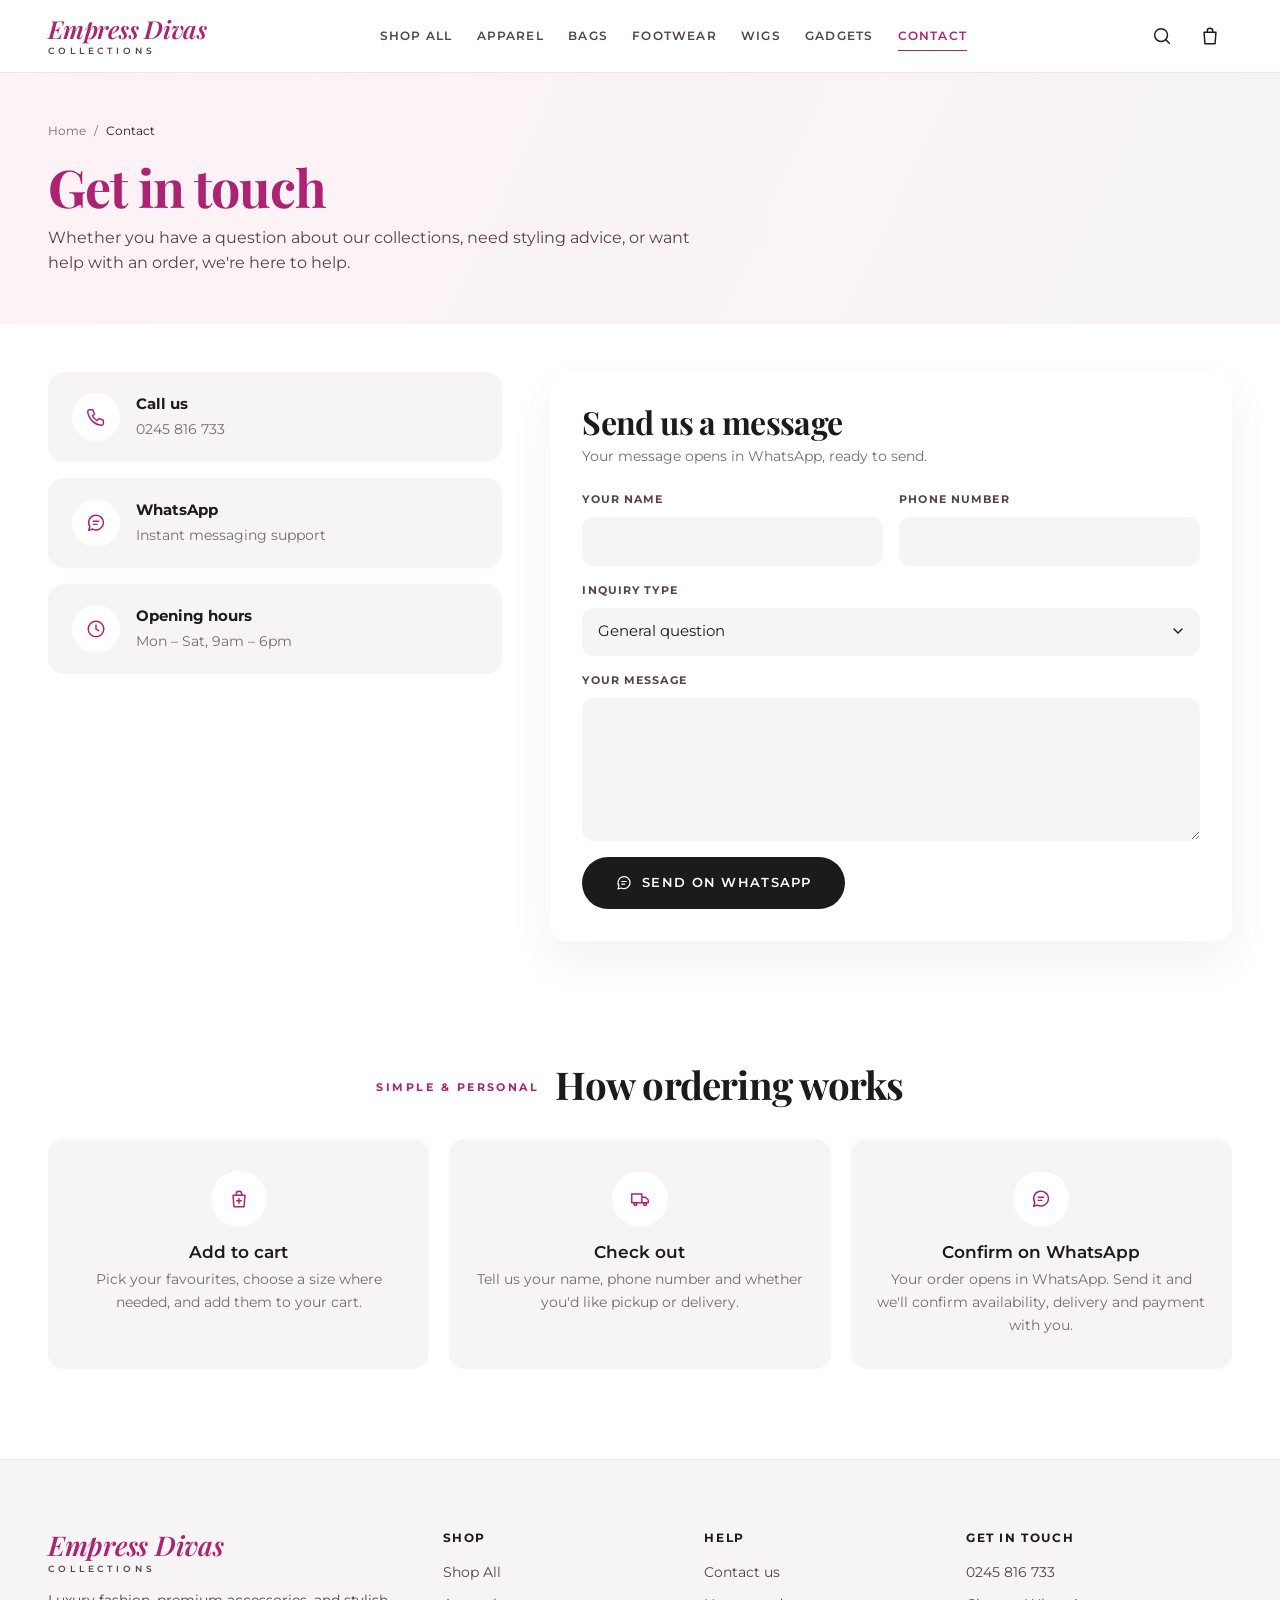
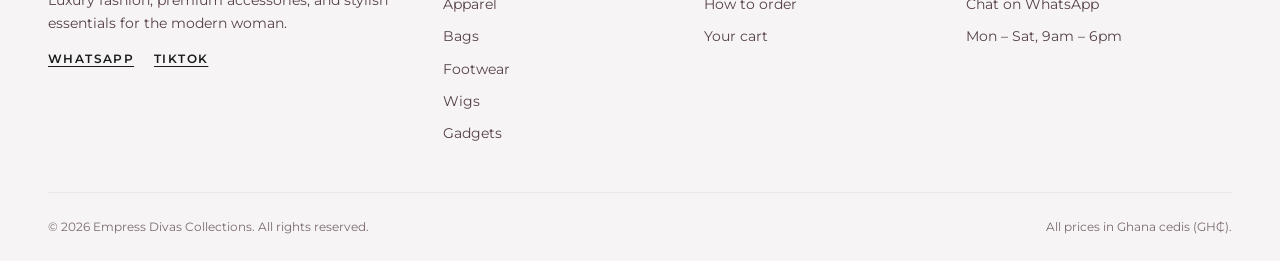
<file: contact.html>
<!DOCTYPE html>
<html lang="en">
  <head>
    <meta charset="UTF-8" />
    <meta name="viewport" content="width=device-width, initial-scale=1.0" />
    <title>Contact Us | Empress Divas Collections</title>
    <meta name="description" content="Contact Empress Divas Collections by phone or WhatsApp." />
    <link rel="icon" href="favicon.ico" sizes="any" />
    <link rel="icon" type="image/png" sizes="32x32" href="Images/brand/favicon-32.png" />
    <link rel="apple-touch-icon" href="Images/brand/apple-touch-icon.png" />
    <link rel="manifest" href="site.webmanifest" />
    <meta property="og:type" content="website" />
    <meta property="og:site_name" content="Empress Divas Collections" />
    <meta property="og:title" content="Contact Us | Empress Divas Collections" />
    <meta property="og:description" content="Contact Empress Divas Collections by phone or WhatsApp." />
    <meta property="og:url" content="https://empress-divas.netlify.app/contact.html" />
    <meta property="og:image" content="https://empress-divas.netlify.app/Images/brand/share.jpg" />
    <meta property="og:image:width" content="1200" />
    <meta property="og:image:height" content="630" />
    <meta property="og:image:alt" content="Empress Divas Collections logo" />
    <meta name="twitter:card" content="summary_large_image" />
    <link rel="preconnect" href="https://fonts.googleapis.com" />
    <link rel="preconnect" href="https://fonts.gstatic.com" crossorigin />
    <link href="https://fonts.googleapis.com/css2?family=Montserrat:wght@400;500;600;700&family=Playfair+Display:ital,wght@0,600;0,700;1,600;1,700&display=swap" rel="stylesheet" />
    <link rel="stylesheet" href="styles.css" />
    <script>
      // Skip the splash before first paint if it already played this session.
      try {
        if (sessionStorage.getItem('empress_intro_shown')) document.documentElement.classList.add('no-intro');
      } catch (e) {}
    </script>
  </head>
  <body>
    <div class="site-intro" id="site-intro" aria-hidden="true">
      <div class="intro-drum-wrap">
        <div class="intro-drum">
          <div class="intro-tumbler">
            <img class="intro-item intro-item-outer" style="--a: 0deg" src="Images/intro/amber-tiered-ruffle-dress.jpeg" alt="" decoding="async" />
            <img class="intro-item intro-item-outer" style="--a: 36deg" src="Images/intro/mocha-kangaroo-satchel-bag.jpeg" alt="" decoding="async" />
            <img class="intro-item intro-item-outer" style="--a: 72deg" src="Images/intro/wine-floral-velvet-pointed-pumps.jpeg" alt="" decoding="async" />
            <img class="intro-item intro-item-outer" style="--a: 108deg" src="Images/intro/luxury-body-wave-wig.jpeg" alt="" decoding="async" />
            <img class="intro-item intro-item-outer" style="--a: 144deg" src="Images/intro/mcrhb.jpeg" alt="" decoding="async" />
            <img class="intro-item intro-item-outer" style="--a: 180deg" src="Images/intro/amber-tiered-ruffle-dress.jpeg" alt="" decoding="async" />
            <img class="intro-item intro-item-outer" style="--a: 216deg" src="Images/intro/mocha-kangaroo-satchel-bag.jpeg" alt="" decoding="async" />
            <img class="intro-item intro-item-outer" style="--a: 252deg" src="Images/intro/wine-floral-velvet-pointed-pumps.jpeg" alt="" decoding="async" />
            <img class="intro-item intro-item-outer" style="--a: 288deg" src="Images/intro/luxury-body-wave-wig.jpeg" alt="" decoding="async" />
            <img class="intro-item intro-item-outer" style="--a: 324deg" src="Images/intro/mcrhb.jpeg" alt="" decoding="async" />
            <img class="intro-item intro-item-inner" style="--a: 18deg" src="Images/intro/wine-floral-velvet-pointed-pumps.jpeg" alt="" decoding="async" />
            <img class="intro-item intro-item-inner" style="--a: 90deg" src="Images/intro/luxury-body-wave-wig.jpeg" alt="" decoding="async" />
            <img class="intro-item intro-item-inner" style="--a: 162deg" src="Images/intro/mcrhb.jpeg" alt="" decoding="async" />
            <img class="intro-item intro-item-inner" style="--a: 234deg" src="Images/intro/amber-tiered-ruffle-dress.jpeg" alt="" decoding="async" />
            <img class="intro-item intro-item-inner" style="--a: 306deg" src="Images/intro/mocha-kangaroo-satchel-bag.jpeg" alt="" decoding="async" />
          </div>
          <span class="intro-bubble" style="--x: 22%; --s: 10px; --d: 0.3s"></span>
          <span class="intro-bubble" style="--x: 38%; --s: 6px; --d: 0.7s"></span>
          <span class="intro-bubble" style="--x: 55%; --s: 12px; --d: 0.1s"></span>
          <span class="intro-bubble" style="--x: 68%; --s: 7px; --d: 0.9s"></span>
          <span class="intro-bubble" style="--x: 80%; --s: 9px; --d: 0.5s"></span>
          <span class="intro-bubble" style="--x: 46%; --s: 5px; --d: 1.2s"></span>
        </div>
      </div>
      <div class="site-intro-mark">
        <span class="site-intro-welcome">Welcome to</span>
        <span class="site-intro-word">Empress Divas</span>
        <span class="site-intro-rule"></span>
        <span class="site-intro-tag">Collections</span>
      </div>
    </div>

    <a class="skip-link" href="#main">Skip to content</a>

    <header class="site-header">
      <div class="container header-inner">
        <button class="icon-btn menu-toggle" type="button" aria-label="Open menu" aria-controls="mobile-nav" aria-expanded="false" data-drawer-open="mobile-nav">
          <span class="hamburger" aria-hidden="true"><span></span><span></span><span></span></span>
        </button>

        <a href="index.html" class="logo" aria-label="Empress Divas Collections, home">
          <span class="logo-word">Empress Divas</span>
          <span class="logo-sub">Collections</span>
        </a>

        <nav class="main-nav" aria-label="Main">
          <ul>
            <li><a href="shop.html">Shop All</a></li>
            <li><a href="products.html">Apparel</a></li>
            <li><a href="bag_mainpage.html">Bags</a></li>
            <li><a href="footwearmp.html">Footwear</a></li>
            <li><a href="wigsmain.html">Wigs</a></li>
            <li><a href="gadgets.html">Gadgets</a></li>
            <li><a href="contact.html" aria-current="page">Contact</a></li>
          </ul>
        </nav>

        <div class="header-actions">
          <button class="icon-btn" type="button" aria-label="Search" aria-controls="search-panel" aria-expanded="false" data-search-toggle>
            <svg class="icon" viewBox="0 0 24 24" fill="none" stroke="currentColor" stroke-width="1.6" stroke-linecap="round" stroke-linejoin="round" aria-hidden="true"><circle cx="11" cy="11" r="7"/><path d="m20 20-3.5-3.5"/></svg>
          </button>
          <a href="cart.html" class="icon-btn cart-btn" aria-label="Cart" data-cart-open>
            <svg class="icon" viewBox="0 0 24 24" fill="none" stroke="currentColor" stroke-width="1.6" stroke-linecap="round" stroke-linejoin="round" aria-hidden="true"><path d="M5.5 8h13l-1 12.5h-11L5.5 8Z"/><path d="M9 8V6.5a3 3 0 0 1 6 0V8"/></svg>
            <span class="cart-count" data-cart-count hidden>0</span>
          </a>
        </div>
      </div>

      <div class="search-panel" id="search-panel" hidden>
        <form class="container search-form" action="shop.html" role="search">
          <label class="visually-hidden" for="site-search">Search products</label>
          <input id="site-search" type="search" name="q" placeholder="Search dresses, bags, wigs…" autocomplete="off" />
          <button class="btn btn-primary" type="submit">Search</button>
        </form>
      </div>
    </header>

    <div class="drawer drawer-left" id="mobile-nav" aria-label="Menu">
      <div class="drawer-head">
        <span class="drawer-title">Menu</span>
        <button class="icon-btn" type="button" aria-label="Close menu" data-drawer-close><svg class="icon" viewBox="0 0 24 24" fill="none" stroke="currentColor" stroke-width="1.6" stroke-linecap="round" stroke-linejoin="round" aria-hidden="true"><path d="M6 6l12 12M18 6 6 18"/></svg></button>
      </div>
      <nav class="drawer-body mobile-nav" aria-label="Mobile">
        <ul>
          <li><a href="shop.html">Shop All</a></li>
          <li><a href="products.html">Apparel</a></li>
          <li><a href="bag_mainpage.html">Bags</a></li>
          <li><a href="footwearmp.html">Footwear</a></li>
          <li><a href="wigsmain.html">Wigs</a></li>
          <li><a href="gadgets.html">Gadgets</a></li>
          <li><a href="contact.html" aria-current="page">Contact</a></li>
        </ul>
      </nav>
      <div class="drawer-foot mobile-nav-foot">
        <p class="mobile-nav-note">Order easily on WhatsApp &middot; Pickup or delivery</p>
        <a href="https://wa.me/233505458432" target="_blank" rel="noopener"><svg class="icon" viewBox="0 0 24 24" fill="none" stroke="currentColor" stroke-width="1.6" stroke-linecap="round" stroke-linejoin="round" aria-hidden="true"><path d="M20 11.5a8 8 0 0 1-11.7 7.1L4 20l1.3-4.1A8 8 0 1 1 20 11.5Z"/><path d="M9 10h6M9 13.5h4"/></svg> Chat on WhatsApp</a>
        <a href="tel:0245816733"><svg class="icon" viewBox="0 0 24 24" fill="none" stroke="currentColor" stroke-width="1.6" stroke-linecap="round" stroke-linejoin="round" aria-hidden="true"><path d="M5 4h3.5l2 5-2.4 1.6a11 11 0 0 0 5.3 5.3L15 13.5l5 2V19a2 2 0 0 1-2.2 2A16.5 16.5 0 0 1 3 6.2 2 2 0 0 1 5 4Z"/></svg> 0245 816 733</a>
      </div>
    </div>

    <div class="scrim" data-scrim></div>

    <main id="main">
      <section class="page-hero">
        <div class="container">
          <nav class="breadcrumb" aria-label="Breadcrumb"><a href="index.html">Home</a><span aria-hidden="true">/</span><span aria-current="page">Contact</span></nav>
          <h1>Get in touch</h1>
          <p>Whether you have a question about our collections, need styling advice, or want help with an order, we're here to help.</p>
        </div>
      </section>

      <section class="container contact-layout">
        <div class="contact-cards">
          <a class="contact-card" href="tel:0245816733">
            <span class="contact-icon"><svg class="icon" viewBox="0 0 24 24" fill="none" stroke="currentColor" stroke-width="1.6" stroke-linecap="round" stroke-linejoin="round" aria-hidden="true"><path d="M5 4h3.5l2 5-2.4 1.6a11 11 0 0 0 5.3 5.3L15 13.5l5 2V19a2 2 0 0 1-2.2 2A16.5 16.5 0 0 1 3 6.2 2 2 0 0 1 5 4Z"/></svg></span>
            <span><strong>Call us</strong><span>0245 816 733</span></span>
          </a>
          <a class="contact-card" href="https://wa.me/233505458432" target="_blank" rel="noopener">
            <span class="contact-icon"><svg class="icon" viewBox="0 0 24 24" fill="none" stroke="currentColor" stroke-width="1.6" stroke-linecap="round" stroke-linejoin="round" aria-hidden="true"><path d="M20 11.5a8 8 0 0 1-11.7 7.1L4 20l1.3-4.1A8 8 0 1 1 20 11.5Z"/><path d="M9 10h6M9 13.5h4"/></svg></span>
            <span><strong>WhatsApp</strong><span>Instant messaging support</span></span>
          </a>
          <div class="contact-card">
            <span class="contact-icon"><svg class="icon" viewBox="0 0 24 24" fill="none" stroke="currentColor" stroke-width="1.6" stroke-linecap="round" stroke-linejoin="round" aria-hidden="true"><circle cx="12" cy="12" r="8.5"/><path d="M12 7.5V12l3 2"/></svg></span>
            <span><strong>Opening hours</strong><span>Mon – Sat, 9am – 6pm</span></span>
          </div>
        </div>

        <div class="card form-card">
          <h2>Send us a message</h2>
          <p class="form-note">Your message opens in WhatsApp, ready to send.</p>
          <form data-contact-form>
            <div class="form-grid">
              <div class="field">
                <label for="c-name">Your name</label>
                <input id="c-name" name="name" type="text" autocomplete="name" required />
              </div>
              <div class="field">
                <label for="c-phone">Phone number</label>
                <input id="c-phone" name="phone" type="tel" autocomplete="tel" />
              </div>
              <div class="field field-full">
                <label for="c-topic">Inquiry type</label>
                <select id="c-topic" name="topic">
                  <option>General question</option>
                  <option>Order status</option>
                  <option>Returns &amp; exchanges</option>
                  <option>Styling advice</option>
                </select>
              </div>
              <div class="field field-full">
                <label for="c-message">Your message</label>
                <textarea id="c-message" name="message" rows="5" required></textarea>
              </div>
            </div>
            <button class="btn btn-primary btn-lg" type="submit"><svg class="icon" viewBox="0 0 24 24" fill="none" stroke="currentColor" stroke-width="1.6" stroke-linecap="round" stroke-linejoin="round" aria-hidden="true"><path d="M20 11.5a8 8 0 0 1-11.7 7.1L4 20l1.3-4.1A8 8 0 1 1 20 11.5Z"/><path d="M9 10h6M9 13.5h4"/></svg> Send on WhatsApp</button>
          </form>
        </div>
      </section>


      <section class="section how-to-order" id="how-to-order">
        <div class="container">
          <div class="section-head section-head-center">
            <p class="eyebrow">Simple &amp; personal</p>
            <h2>How ordering works</h2>
          </div>
          <ol class="steps">
            <li class="step">
              <span class="step-icon"><svg class="icon" viewBox="0 0 24 24" fill="none" stroke="currentColor" stroke-width="1.6" stroke-linecap="round" stroke-linejoin="round" aria-hidden="true"><path d="M5.5 8h13l-1 12.5h-11L5.5 8Z"/><path d="M9 8V6.5a3 3 0 0 1 6 0V8"/><path d="M12 11.5v5M9.5 14h5"/></svg></span>
              <h3>Add to cart</h3>
              <p>Pick your favourites, choose a size where needed, and add them to your cart.</p>
            </li>
            <li class="step">
              <span class="step-icon"><svg class="icon" viewBox="0 0 24 24" fill="none" stroke="currentColor" stroke-width="1.6" stroke-linecap="round" stroke-linejoin="round" aria-hidden="true"><path d="M3 6.5h11v9.5H3zM14 10h4l3 3.2V16h-7"/><circle cx="7" cy="17.5" r="1.6"/><circle cx="17.5" cy="17.5" r="1.6"/></svg></span>
              <h3>Check out</h3>
              <p>Tell us your name, phone number and whether you'd like pickup or delivery.</p>
            </li>
            <li class="step">
              <span class="step-icon"><svg class="icon" viewBox="0 0 24 24" fill="none" stroke="currentColor" stroke-width="1.6" stroke-linecap="round" stroke-linejoin="round" aria-hidden="true"><path d="M20 11.5a8 8 0 0 1-11.7 7.1L4 20l1.3-4.1A8 8 0 1 1 20 11.5Z"/><path d="M9 10h6M9 13.5h4"/></svg></span>
              <h3>Confirm on WhatsApp</h3>
              <p>Your order opens in WhatsApp. Send it and we'll confirm availability, delivery and payment with you.</p>
            </li>
          </ol>
        </div>
      </section>
    </main>

    <footer class="site-footer">
      <div class="container footer-grid">
        <div class="footer-brand">
          <a href="index.html" class="logo logo-footer">
            <span class="logo-word">Empress Divas</span>
            <span class="logo-sub">Collections</span>
          </a>
          <p>Luxury fashion, premium accessories, and stylish essentials for the modern woman.</p>
          <div class="footer-social">
            <a href="https://wa.me/233505458432" target="_blank" rel="noopener">WhatsApp</a>
            <a href="#">TikTok</a>
          </div>
        </div>

        <div>
          <h2 class="footer-heading">Shop</h2>
          <ul class="footer-list">
            <li><a href="shop.html">Shop All</a></li>
            <li><a href="products.html">Apparel</a></li>
            <li><a href="bag_mainpage.html">Bags</a></li>
            <li><a href="footwearmp.html">Footwear</a></li>
            <li><a href="wigsmain.html">Wigs</a></li>
            <li><a href="gadgets.html">Gadgets</a></li>
          </ul>
        </div>

        <div>
          <h2 class="footer-heading">Help</h2>
          <ul class="footer-list">
            <li><a href="contact.html">Contact us</a></li>
            <li><a href="contact.html#how-to-order">How to order</a></li>
            <li><a href="cart.html">Your cart</a></li>
          </ul>
        </div>

        <div>
          <h2 class="footer-heading">Get in touch</h2>
          <ul class="footer-list">
            <li><a href="tel:0245816733">0245 816 733</a></li>
            <li><a href="https://wa.me/233505458432" target="_blank" rel="noopener">Chat on WhatsApp</a></li>
            <li>Mon – Sat, 9am – 6pm</li>
          </ul>
        </div>
      </div>

      <div class="container footer-bottom">
        <p>&copy; <span data-year>2026</span> Empress Divas Collections. All rights reserved.</p>
        <p>All prices in Ghana cedis (GH₵).</p>
      </div>
    </footer>

    <script src="products-data.js"></script>
    <script src="script.js"></script>
  </body>
</html>
</file>
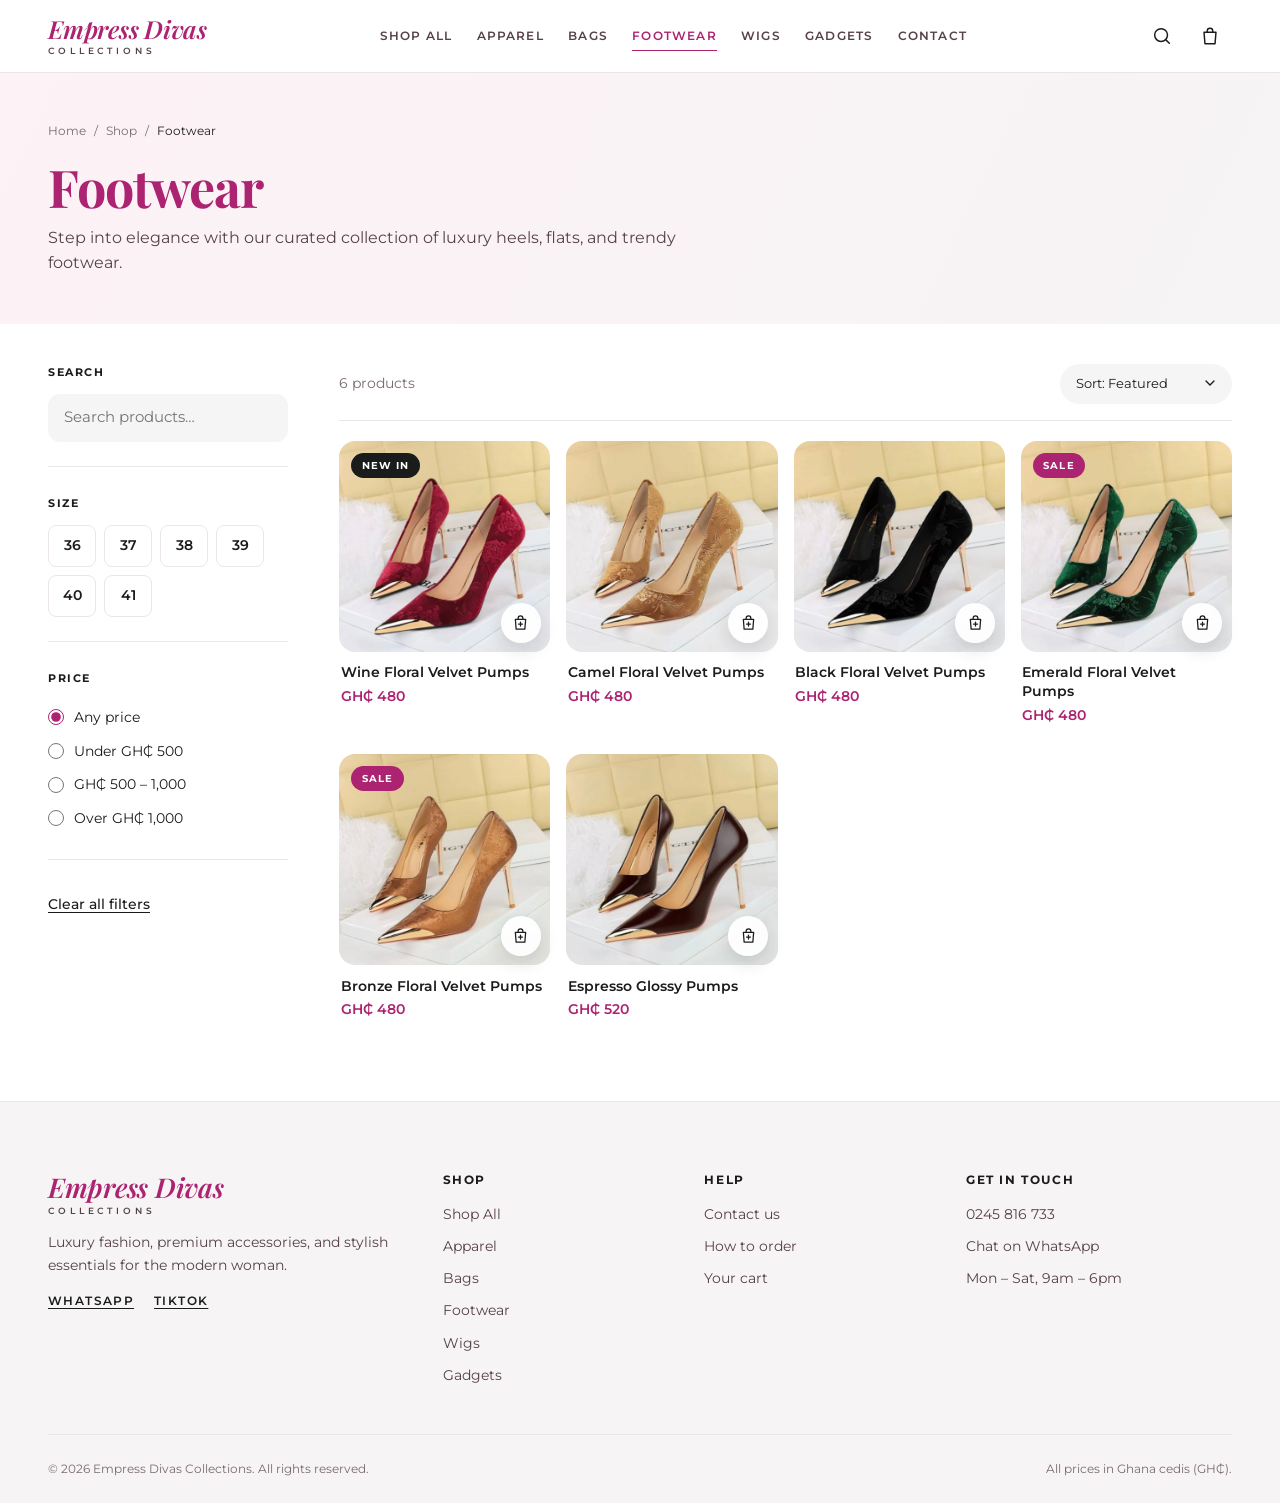
<file: footwearmp.html>
<!DOCTYPE html>
<html lang="en">
  <head>
    <meta charset="UTF-8" />
    <meta name="viewport" content="width=device-width, initial-scale=1.0" />
    <title>Footwear | Empress Divas Collections</title>
    <meta name="description" content="Step into elegance with our curated collection of luxury heels, flats, and trendy footwear." />
    <link rel="icon" href="favicon.ico" sizes="any" />
    <link rel="icon" type="image/png" sizes="32x32" href="Images/brand/favicon-32.png" />
    <link rel="apple-touch-icon" href="Images/brand/apple-touch-icon.png" />
    <link rel="manifest" href="site.webmanifest" />
    <meta property="og:type" content="website" />
    <meta property="og:site_name" content="Empress Divas Collections" />
    <meta property="og:title" content="Footwear | Empress Divas Collections" />
    <meta property="og:description" content="Step into elegance with our curated collection of luxury heels, flats, and trendy footwear." />
    <meta property="og:url" content="https://empress-divas.netlify.app/footwearmp.html" />
    <meta property="og:image" content="https://empress-divas.netlify.app/Images/brand/share.jpg" />
    <meta property="og:image:width" content="1200" />
    <meta property="og:image:height" content="630" />
    <meta property="og:image:alt" content="Empress Divas Collections logo" />
    <meta name="twitter:card" content="summary_large_image" />
    <link rel="preconnect" href="https://fonts.googleapis.com" />
    <link rel="preconnect" href="https://fonts.gstatic.com" crossorigin />
    <link href="https://fonts.googleapis.com/css2?family=Montserrat:wght@400;500;600;700&family=Playfair+Display:ital,wght@0,600;0,700;1,600;1,700&display=swap" rel="stylesheet" />
    <link rel="stylesheet" href="styles.css" />
    <script>
      // Skip the splash before first paint if it already played this session.
      try {
        if (sessionStorage.getItem('empress_intro_shown')) document.documentElement.classList.add('no-intro');
      } catch (e) {}
    </script>
  </head>
  <body>
    <div class="site-intro" id="site-intro" aria-hidden="true">
      <div class="intro-drum-wrap">
        <div class="intro-drum">
          <div class="intro-tumbler">
            <img class="intro-item intro-item-outer" style="--a: 0deg" src="Images/intro/amber-tiered-ruffle-dress.jpeg" alt="" decoding="async" />
            <img class="intro-item intro-item-outer" style="--a: 36deg" src="Images/intro/mocha-kangaroo-satchel-bag.jpeg" alt="" decoding="async" />
            <img class="intro-item intro-item-outer" style="--a: 72deg" src="Images/intro/wine-floral-velvet-pointed-pumps.jpeg" alt="" decoding="async" />
            <img class="intro-item intro-item-outer" style="--a: 108deg" src="Images/intro/luxury-body-wave-wig.jpeg" alt="" decoding="async" />
            <img class="intro-item intro-item-outer" style="--a: 144deg" src="Images/intro/mcrhb.jpeg" alt="" decoding="async" />
            <img class="intro-item intro-item-outer" style="--a: 180deg" src="Images/intro/amber-tiered-ruffle-dress.jpeg" alt="" decoding="async" />
            <img class="intro-item intro-item-outer" style="--a: 216deg" src="Images/intro/mocha-kangaroo-satchel-bag.jpeg" alt="" decoding="async" />
            <img class="intro-item intro-item-outer" style="--a: 252deg" src="Images/intro/wine-floral-velvet-pointed-pumps.jpeg" alt="" decoding="async" />
            <img class="intro-item intro-item-outer" style="--a: 288deg" src="Images/intro/luxury-body-wave-wig.jpeg" alt="" decoding="async" />
            <img class="intro-item intro-item-outer" style="--a: 324deg" src="Images/intro/mcrhb.jpeg" alt="" decoding="async" />
            <img class="intro-item intro-item-inner" style="--a: 18deg" src="Images/intro/wine-floral-velvet-pointed-pumps.jpeg" alt="" decoding="async" />
            <img class="intro-item intro-item-inner" style="--a: 90deg" src="Images/intro/luxury-body-wave-wig.jpeg" alt="" decoding="async" />
            <img class="intro-item intro-item-inner" style="--a: 162deg" src="Images/intro/mcrhb.jpeg" alt="" decoding="async" />
            <img class="intro-item intro-item-inner" style="--a: 234deg" src="Images/intro/amber-tiered-ruffle-dress.jpeg" alt="" decoding="async" />
            <img class="intro-item intro-item-inner" style="--a: 306deg" src="Images/intro/mocha-kangaroo-satchel-bag.jpeg" alt="" decoding="async" />
          </div>
          <span class="intro-bubble" style="--x: 22%; --s: 10px; --d: 0.3s"></span>
          <span class="intro-bubble" style="--x: 38%; --s: 6px; --d: 0.7s"></span>
          <span class="intro-bubble" style="--x: 55%; --s: 12px; --d: 0.1s"></span>
          <span class="intro-bubble" style="--x: 68%; --s: 7px; --d: 0.9s"></span>
          <span class="intro-bubble" style="--x: 80%; --s: 9px; --d: 0.5s"></span>
          <span class="intro-bubble" style="--x: 46%; --s: 5px; --d: 1.2s"></span>
        </div>
      </div>
      <div class="site-intro-mark">
        <span class="site-intro-welcome">Welcome to</span>
        <span class="site-intro-word">Empress Divas</span>
        <span class="site-intro-rule"></span>
        <span class="site-intro-tag">Collections</span>
      </div>
    </div>

    <a class="skip-link" href="#main">Skip to content</a>

    <header class="site-header">
      <div class="container header-inner">
        <button class="icon-btn menu-toggle" type="button" aria-label="Open menu" aria-controls="mobile-nav" aria-expanded="false" data-drawer-open="mobile-nav">
          <span class="hamburger" aria-hidden="true"><span></span><span></span><span></span></span>
        </button>

        <a href="index.html" class="logo" aria-label="Empress Divas Collections, home">
          <span class="logo-word">Empress Divas</span>
          <span class="logo-sub">Collections</span>
        </a>

        <nav class="main-nav" aria-label="Main">
          <ul>
            <li><a href="shop.html">Shop All</a></li>
            <li><a href="products.html">Apparel</a></li>
            <li><a href="bag_mainpage.html">Bags</a></li>
            <li><a href="footwearmp.html" aria-current="page">Footwear</a></li>
            <li><a href="wigsmain.html">Wigs</a></li>
            <li><a href="gadgets.html">Gadgets</a></li>
            <li><a href="contact.html">Contact</a></li>
          </ul>
        </nav>

        <div class="header-actions">
          <button class="icon-btn" type="button" aria-label="Search" aria-controls="search-panel" aria-expanded="false" data-search-toggle>
            <svg class="icon" viewBox="0 0 24 24" fill="none" stroke="currentColor" stroke-width="1.6" stroke-linecap="round" stroke-linejoin="round" aria-hidden="true"><circle cx="11" cy="11" r="7"/><path d="m20 20-3.5-3.5"/></svg>
          </button>
          <a href="cart.html" class="icon-btn cart-btn" aria-label="Cart" data-cart-open>
            <svg class="icon" viewBox="0 0 24 24" fill="none" stroke="currentColor" stroke-width="1.6" stroke-linecap="round" stroke-linejoin="round" aria-hidden="true"><path d="M5.5 8h13l-1 12.5h-11L5.5 8Z"/><path d="M9 8V6.5a3 3 0 0 1 6 0V8"/></svg>
            <span class="cart-count" data-cart-count hidden>0</span>
          </a>
        </div>
      </div>

      <div class="search-panel" id="search-panel" hidden>
        <form class="container search-form" action="shop.html" role="search">
          <label class="visually-hidden" for="site-search">Search products</label>
          <input id="site-search" type="search" name="q" placeholder="Search dresses, bags, wigs…" autocomplete="off" />
          <button class="btn btn-primary" type="submit">Search</button>
        </form>
      </div>
    </header>

    <div class="drawer drawer-left" id="mobile-nav" aria-label="Menu">
      <div class="drawer-head">
        <span class="drawer-title">Menu</span>
        <button class="icon-btn" type="button" aria-label="Close menu" data-drawer-close><svg class="icon" viewBox="0 0 24 24" fill="none" stroke="currentColor" stroke-width="1.6" stroke-linecap="round" stroke-linejoin="round" aria-hidden="true"><path d="M6 6l12 12M18 6 6 18"/></svg></button>
      </div>
      <nav class="drawer-body mobile-nav" aria-label="Mobile">
        <ul>
          <li><a href="shop.html">Shop All</a></li>
          <li><a href="products.html">Apparel</a></li>
          <li><a href="bag_mainpage.html">Bags</a></li>
          <li><a href="footwearmp.html" aria-current="page">Footwear</a></li>
          <li><a href="wigsmain.html">Wigs</a></li>
          <li><a href="gadgets.html">Gadgets</a></li>
          <li><a href="contact.html">Contact</a></li>
        </ul>
      </nav>
      <div class="drawer-foot mobile-nav-foot">
        <p class="mobile-nav-note">Order easily on WhatsApp &middot; Pickup or delivery</p>
        <a href="https://wa.me/233505458432" target="_blank" rel="noopener"><svg class="icon" viewBox="0 0 24 24" fill="none" stroke="currentColor" stroke-width="1.6" stroke-linecap="round" stroke-linejoin="round" aria-hidden="true"><path d="M20 11.5a8 8 0 0 1-11.7 7.1L4 20l1.3-4.1A8 8 0 1 1 20 11.5Z"/><path d="M9 10h6M9 13.5h4"/></svg> Chat on WhatsApp</a>
        <a href="tel:0245816733"><svg class="icon" viewBox="0 0 24 24" fill="none" stroke="currentColor" stroke-width="1.6" stroke-linecap="round" stroke-linejoin="round" aria-hidden="true"><path d="M5 4h3.5l2 5-2.4 1.6a11 11 0 0 0 5.3 5.3L15 13.5l5 2V19a2 2 0 0 1-2.2 2A16.5 16.5 0 0 1 3 6.2 2 2 0 0 1 5 4Z"/></svg> 0245 816 733</a>
      </div>
    </div>

    <div class="scrim" data-scrim></div>

    <main id="main" data-listing="" data-category="footwear">
      <section class="page-hero">
        <div class="container">
          <nav class="breadcrumb" aria-label="Breadcrumb"><a href="index.html">Home</a><span aria-hidden="true">/</span><a href="shop.html">Shop</a><span aria-hidden="true">/</span><span aria-current="page">Footwear</span></nav>
          <h1>Footwear</h1>
          <p>Step into elegance with our curated collection of luxury heels, flats, and trendy footwear.</p>
        </div>
      </section>

      <section class="container listing">
        <aside class="filters drawer drawer-left" id="filters" aria-label="Filters">
          <div class="drawer-head filters-head">
            <span class="drawer-title">Filters</span>
            <button class="icon-btn" type="button" aria-label="Close filters" data-drawer-close><svg class="icon" viewBox="0 0 24 24" fill="none" stroke="currentColor" stroke-width="1.6" stroke-linecap="round" stroke-linejoin="round" aria-hidden="true"><path d="M6 6l12 12M18 6 6 18"/></svg></button>
          </div>
          <div class="drawer-body" data-filters></div>
          <div class="drawer-foot filters-foot">
            <button class="btn btn-primary btn-block" type="button" data-drawer-close data-results-btn>Show results</button>
          </div>
        </aside>

        <div class="listing-main">
          <div class="toolbar">
            <p class="result-count" data-result-count aria-live="polite"></p>
            <div class="toolbar-actions">
              <button class="btn btn-outline btn-sm filters-toggle" type="button" aria-controls="filters" aria-expanded="false" data-drawer-open="filters"><svg class="icon" viewBox="0 0 24 24" fill="none" stroke="currentColor" stroke-width="1.6" stroke-linecap="round" stroke-linejoin="round" aria-hidden="true"><path d="M4 6h16M7 12h10M10 18h4"/></svg> Filters</button>
              <label class="sort">
                <span class="visually-hidden">Sort products</span>
                <select data-sort>
                  <option value="featured">Sort: Featured</option>
                  <option value="price-asc">Price: Low to high</option>
                  <option value="price-desc">Price: High to low</option>
                  <option value="name">Name: A – Z</option>
                </select>
              </label>
            </div>
          </div>
          <div class="active-filters" data-active-filters></div>
          <div class="product-grid product-grid-listing" data-listing-grid></div>
        </div>
      </section>
    </main>

    <footer class="site-footer">
      <div class="container footer-grid">
        <div class="footer-brand">
          <a href="index.html" class="logo logo-footer">
            <span class="logo-word">Empress Divas</span>
            <span class="logo-sub">Collections</span>
          </a>
          <p>Luxury fashion, premium accessories, and stylish essentials for the modern woman.</p>
          <div class="footer-social">
            <a href="https://wa.me/233505458432" target="_blank" rel="noopener">WhatsApp</a>
            <a href="#">TikTok</a>
          </div>
        </div>

        <div>
          <h2 class="footer-heading">Shop</h2>
          <ul class="footer-list">
            <li><a href="shop.html">Shop All</a></li>
            <li><a href="products.html">Apparel</a></li>
            <li><a href="bag_mainpage.html">Bags</a></li>
            <li><a href="footwearmp.html">Footwear</a></li>
            <li><a href="wigsmain.html">Wigs</a></li>
            <li><a href="gadgets.html">Gadgets</a></li>
          </ul>
        </div>

        <div>
          <h2 class="footer-heading">Help</h2>
          <ul class="footer-list">
            <li><a href="contact.html">Contact us</a></li>
            <li><a href="contact.html#how-to-order">How to order</a></li>
            <li><a href="cart.html">Your cart</a></li>
          </ul>
        </div>

        <div>
          <h2 class="footer-heading">Get in touch</h2>
          <ul class="footer-list">
            <li><a href="tel:0245816733">0245 816 733</a></li>
            <li><a href="https://wa.me/233505458432" target="_blank" rel="noopener">Chat on WhatsApp</a></li>
            <li>Mon – Sat, 9am – 6pm</li>
          </ul>
        </div>
      </div>

      <div class="container footer-bottom">
        <p>&copy; <span data-year>2026</span> Empress Divas Collections. All rights reserved.</p>
        <p>All prices in Ghana cedis (GH₵).</p>
      </div>
    </footer>

    <script src="products-data.js"></script>
    <script src="script.js"></script>
  </body>
</html>
</file>
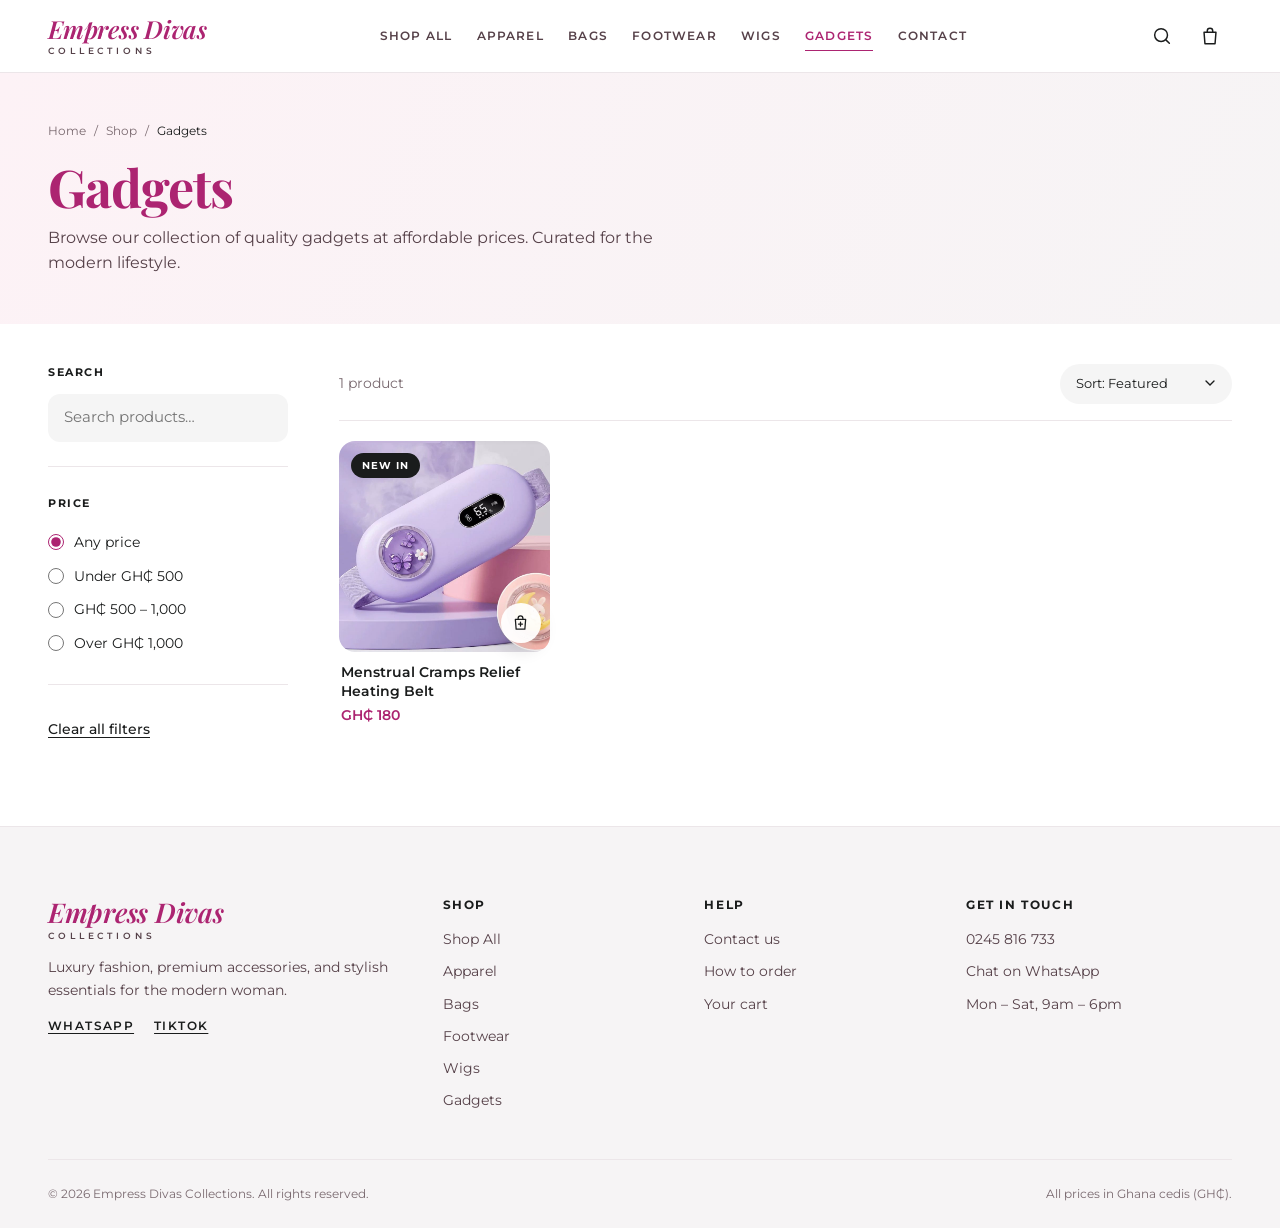
<file: gadgets.html>
<!DOCTYPE html>
<html lang="en">
  <head>
    <meta charset="UTF-8" />
    <meta name="viewport" content="width=device-width, initial-scale=1.0" />
    <title>Gadgets | Empress Divas Collections</title>
    <meta name="description" content="Browse our collection of quality gadgets at affordable prices. Curated for the modern lifestyle." />
    <link rel="icon" href="favicon.ico" sizes="any" />
    <link rel="icon" type="image/png" sizes="32x32" href="Images/brand/favicon-32.png" />
    <link rel="apple-touch-icon" href="Images/brand/apple-touch-icon.png" />
    <link rel="manifest" href="site.webmanifest" />
    <meta property="og:type" content="website" />
    <meta property="og:site_name" content="Empress Divas Collections" />
    <meta property="og:title" content="Gadgets | Empress Divas Collections" />
    <meta property="og:description" content="Browse our collection of quality gadgets at affordable prices. Curated for the modern lifestyle." />
    <meta property="og:url" content="https://empress-divas.netlify.app/gadgets.html" />
    <meta property="og:image" content="https://empress-divas.netlify.app/Images/brand/share.jpg" />
    <meta property="og:image:width" content="1200" />
    <meta property="og:image:height" content="630" />
    <meta property="og:image:alt" content="Empress Divas Collections logo" />
    <meta name="twitter:card" content="summary_large_image" />
    <link rel="preconnect" href="https://fonts.googleapis.com" />
    <link rel="preconnect" href="https://fonts.gstatic.com" crossorigin />
    <link href="https://fonts.googleapis.com/css2?family=Montserrat:wght@400;500;600;700&family=Playfair+Display:ital,wght@0,600;0,700;1,600;1,700&display=swap" rel="stylesheet" />
    <link rel="stylesheet" href="styles.css" />
    <script>
      // Skip the splash before first paint if it already played this session.
      try {
        if (sessionStorage.getItem('empress_intro_shown')) document.documentElement.classList.add('no-intro');
      } catch (e) {}
    </script>
  </head>
  <body>
    <div class="site-intro" id="site-intro" aria-hidden="true">
      <div class="intro-drum-wrap">
        <div class="intro-drum">
          <div class="intro-tumbler">
            <img class="intro-item intro-item-outer" style="--a: 0deg" src="Images/intro/amber-tiered-ruffle-dress.jpeg" alt="" decoding="async" />
            <img class="intro-item intro-item-outer" style="--a: 36deg" src="Images/intro/mocha-kangaroo-satchel-bag.jpeg" alt="" decoding="async" />
            <img class="intro-item intro-item-outer" style="--a: 72deg" src="Images/intro/wine-floral-velvet-pointed-pumps.jpeg" alt="" decoding="async" />
            <img class="intro-item intro-item-outer" style="--a: 108deg" src="Images/intro/luxury-body-wave-wig.jpeg" alt="" decoding="async" />
            <img class="intro-item intro-item-outer" style="--a: 144deg" src="Images/intro/mcrhb.jpeg" alt="" decoding="async" />
            <img class="intro-item intro-item-outer" style="--a: 180deg" src="Images/intro/amber-tiered-ruffle-dress.jpeg" alt="" decoding="async" />
            <img class="intro-item intro-item-outer" style="--a: 216deg" src="Images/intro/mocha-kangaroo-satchel-bag.jpeg" alt="" decoding="async" />
            <img class="intro-item intro-item-outer" style="--a: 252deg" src="Images/intro/wine-floral-velvet-pointed-pumps.jpeg" alt="" decoding="async" />
            <img class="intro-item intro-item-outer" style="--a: 288deg" src="Images/intro/luxury-body-wave-wig.jpeg" alt="" decoding="async" />
            <img class="intro-item intro-item-outer" style="--a: 324deg" src="Images/intro/mcrhb.jpeg" alt="" decoding="async" />
            <img class="intro-item intro-item-inner" style="--a: 18deg" src="Images/intro/wine-floral-velvet-pointed-pumps.jpeg" alt="" decoding="async" />
            <img class="intro-item intro-item-inner" style="--a: 90deg" src="Images/intro/luxury-body-wave-wig.jpeg" alt="" decoding="async" />
            <img class="intro-item intro-item-inner" style="--a: 162deg" src="Images/intro/mcrhb.jpeg" alt="" decoding="async" />
            <img class="intro-item intro-item-inner" style="--a: 234deg" src="Images/intro/amber-tiered-ruffle-dress.jpeg" alt="" decoding="async" />
            <img class="intro-item intro-item-inner" style="--a: 306deg" src="Images/intro/mocha-kangaroo-satchel-bag.jpeg" alt="" decoding="async" />
          </div>
          <span class="intro-bubble" style="--x: 22%; --s: 10px; --d: 0.3s"></span>
          <span class="intro-bubble" style="--x: 38%; --s: 6px; --d: 0.7s"></span>
          <span class="intro-bubble" style="--x: 55%; --s: 12px; --d: 0.1s"></span>
          <span class="intro-bubble" style="--x: 68%; --s: 7px; --d: 0.9s"></span>
          <span class="intro-bubble" style="--x: 80%; --s: 9px; --d: 0.5s"></span>
          <span class="intro-bubble" style="--x: 46%; --s: 5px; --d: 1.2s"></span>
        </div>
      </div>
      <div class="site-intro-mark">
        <span class="site-intro-welcome">Welcome to</span>
        <span class="site-intro-word">Empress Divas</span>
        <span class="site-intro-rule"></span>
        <span class="site-intro-tag">Collections</span>
      </div>
    </div>

    <a class="skip-link" href="#main">Skip to content</a>

    <header class="site-header">
      <div class="container header-inner">
        <button class="icon-btn menu-toggle" type="button" aria-label="Open menu" aria-controls="mobile-nav" aria-expanded="false" data-drawer-open="mobile-nav">
          <span class="hamburger" aria-hidden="true"><span></span><span></span><span></span></span>
        </button>

        <a href="index.html" class="logo" aria-label="Empress Divas Collections, home">
          <span class="logo-word">Empress Divas</span>
          <span class="logo-sub">Collections</span>
        </a>

        <nav class="main-nav" aria-label="Main">
          <ul>
            <li><a href="shop.html">Shop All</a></li>
            <li><a href="products.html">Apparel</a></li>
            <li><a href="bag_mainpage.html">Bags</a></li>
            <li><a href="footwearmp.html">Footwear</a></li>
            <li><a href="wigsmain.html">Wigs</a></li>
            <li><a href="gadgets.html" aria-current="page">Gadgets</a></li>
            <li><a href="contact.html">Contact</a></li>
          </ul>
        </nav>

        <div class="header-actions">
          <button class="icon-btn" type="button" aria-label="Search" aria-controls="search-panel" aria-expanded="false" data-search-toggle>
            <svg class="icon" viewBox="0 0 24 24" fill="none" stroke="currentColor" stroke-width="1.6" stroke-linecap="round" stroke-linejoin="round" aria-hidden="true"><circle cx="11" cy="11" r="7"/><path d="m20 20-3.5-3.5"/></svg>
          </button>
          <a href="cart.html" class="icon-btn cart-btn" aria-label="Cart" data-cart-open>
            <svg class="icon" viewBox="0 0 24 24" fill="none" stroke="currentColor" stroke-width="1.6" stroke-linecap="round" stroke-linejoin="round" aria-hidden="true"><path d="M5.5 8h13l-1 12.5h-11L5.5 8Z"/><path d="M9 8V6.5a3 3 0 0 1 6 0V8"/></svg>
            <span class="cart-count" data-cart-count hidden>0</span>
          </a>
        </div>
      </div>

      <div class="search-panel" id="search-panel" hidden>
        <form class="container search-form" action="shop.html" role="search">
          <label class="visually-hidden" for="site-search">Search products</label>
          <input id="site-search" type="search" name="q" placeholder="Search dresses, bags, wigs…" autocomplete="off" />
          <button class="btn btn-primary" type="submit">Search</button>
        </form>
      </div>
    </header>

    <div class="drawer drawer-left" id="mobile-nav" aria-label="Menu">
      <div class="drawer-head">
        <span class="drawer-title">Menu</span>
        <button class="icon-btn" type="button" aria-label="Close menu" data-drawer-close><svg class="icon" viewBox="0 0 24 24" fill="none" stroke="currentColor" stroke-width="1.6" stroke-linecap="round" stroke-linejoin="round" aria-hidden="true"><path d="M6 6l12 12M18 6 6 18"/></svg></button>
      </div>
      <nav class="drawer-body mobile-nav" aria-label="Mobile">
        <ul>
          <li><a href="shop.html">Shop All</a></li>
          <li><a href="products.html">Apparel</a></li>
          <li><a href="bag_mainpage.html">Bags</a></li>
          <li><a href="footwearmp.html">Footwear</a></li>
          <li><a href="wigsmain.html">Wigs</a></li>
          <li><a href="gadgets.html" aria-current="page">Gadgets</a></li>
          <li><a href="contact.html">Contact</a></li>
        </ul>
      </nav>
      <div class="drawer-foot mobile-nav-foot">
        <p class="mobile-nav-note">Order easily on WhatsApp &middot; Pickup or delivery</p>
        <a href="https://wa.me/233505458432" target="_blank" rel="noopener"><svg class="icon" viewBox="0 0 24 24" fill="none" stroke="currentColor" stroke-width="1.6" stroke-linecap="round" stroke-linejoin="round" aria-hidden="true"><path d="M20 11.5a8 8 0 0 1-11.7 7.1L4 20l1.3-4.1A8 8 0 1 1 20 11.5Z"/><path d="M9 10h6M9 13.5h4"/></svg> Chat on WhatsApp</a>
        <a href="tel:0245816733"><svg class="icon" viewBox="0 0 24 24" fill="none" stroke="currentColor" stroke-width="1.6" stroke-linecap="round" stroke-linejoin="round" aria-hidden="true"><path d="M5 4h3.5l2 5-2.4 1.6a11 11 0 0 0 5.3 5.3L15 13.5l5 2V19a2 2 0 0 1-2.2 2A16.5 16.5 0 0 1 3 6.2 2 2 0 0 1 5 4Z"/></svg> 0245 816 733</a>
      </div>
    </div>

    <div class="scrim" data-scrim></div>

    <main id="main" data-listing="" data-category="gadgets">
      <section class="page-hero">
        <div class="container">
          <nav class="breadcrumb" aria-label="Breadcrumb"><a href="index.html">Home</a><span aria-hidden="true">/</span><a href="shop.html">Shop</a><span aria-hidden="true">/</span><span aria-current="page">Gadgets</span></nav>
          <h1>Gadgets</h1>
          <p>Browse our collection of quality gadgets at affordable prices. Curated for the modern lifestyle.</p>
        </div>
      </section>

      <section class="container listing">
        <aside class="filters drawer drawer-left" id="filters" aria-label="Filters">
          <div class="drawer-head filters-head">
            <span class="drawer-title">Filters</span>
            <button class="icon-btn" type="button" aria-label="Close filters" data-drawer-close><svg class="icon" viewBox="0 0 24 24" fill="none" stroke="currentColor" stroke-width="1.6" stroke-linecap="round" stroke-linejoin="round" aria-hidden="true"><path d="M6 6l12 12M18 6 6 18"/></svg></button>
          </div>
          <div class="drawer-body" data-filters></div>
          <div class="drawer-foot filters-foot">
            <button class="btn btn-primary btn-block" type="button" data-drawer-close data-results-btn>Show results</button>
          </div>
        </aside>

        <div class="listing-main">
          <div class="toolbar">
            <p class="result-count" data-result-count aria-live="polite"></p>
            <div class="toolbar-actions">
              <button class="btn btn-outline btn-sm filters-toggle" type="button" aria-controls="filters" aria-expanded="false" data-drawer-open="filters"><svg class="icon" viewBox="0 0 24 24" fill="none" stroke="currentColor" stroke-width="1.6" stroke-linecap="round" stroke-linejoin="round" aria-hidden="true"><path d="M4 6h16M7 12h10M10 18h4"/></svg> Filters</button>
              <label class="sort">
                <span class="visually-hidden">Sort products</span>
                <select data-sort>
                  <option value="featured">Sort: Featured</option>
                  <option value="price-asc">Price: Low to high</option>
                  <option value="price-desc">Price: High to low</option>
                  <option value="name">Name: A – Z</option>
                </select>
              </label>
            </div>
          </div>
          <div class="active-filters" data-active-filters></div>
          <div class="product-grid product-grid-listing" data-listing-grid></div>
        </div>
      </section>
    </main>

    <footer class="site-footer">
      <div class="container footer-grid">
        <div class="footer-brand">
          <a href="index.html" class="logo logo-footer">
            <span class="logo-word">Empress Divas</span>
            <span class="logo-sub">Collections</span>
          </a>
          <p>Luxury fashion, premium accessories, and stylish essentials for the modern woman.</p>
          <div class="footer-social">
            <a href="https://wa.me/233505458432" target="_blank" rel="noopener">WhatsApp</a>
            <a href="#">TikTok</a>
          </div>
        </div>

        <div>
          <h2 class="footer-heading">Shop</h2>
          <ul class="footer-list">
            <li><a href="shop.html">Shop All</a></li>
            <li><a href="products.html">Apparel</a></li>
            <li><a href="bag_mainpage.html">Bags</a></li>
            <li><a href="footwearmp.html">Footwear</a></li>
            <li><a href="wigsmain.html">Wigs</a></li>
            <li><a href="gadgets.html">Gadgets</a></li>
          </ul>
        </div>

        <div>
          <h2 class="footer-heading">Help</h2>
          <ul class="footer-list">
            <li><a href="contact.html">Contact us</a></li>
            <li><a href="contact.html#how-to-order">How to order</a></li>
            <li><a href="cart.html">Your cart</a></li>
          </ul>
        </div>

        <div>
          <h2 class="footer-heading">Get in touch</h2>
          <ul class="footer-list">
            <li><a href="tel:0245816733">0245 816 733</a></li>
            <li><a href="https://wa.me/233505458432" target="_blank" rel="noopener">Chat on WhatsApp</a></li>
            <li>Mon – Sat, 9am – 6pm</li>
          </ul>
        </div>
      </div>

      <div class="container footer-bottom">
        <p>&copy; <span data-year>2026</span> Empress Divas Collections. All rights reserved.</p>
        <p>All prices in Ghana cedis (GH₵).</p>
      </div>
    </footer>

    <script src="products-data.js"></script>
    <script src="script.js"></script>
  </body>
</html>
</file>
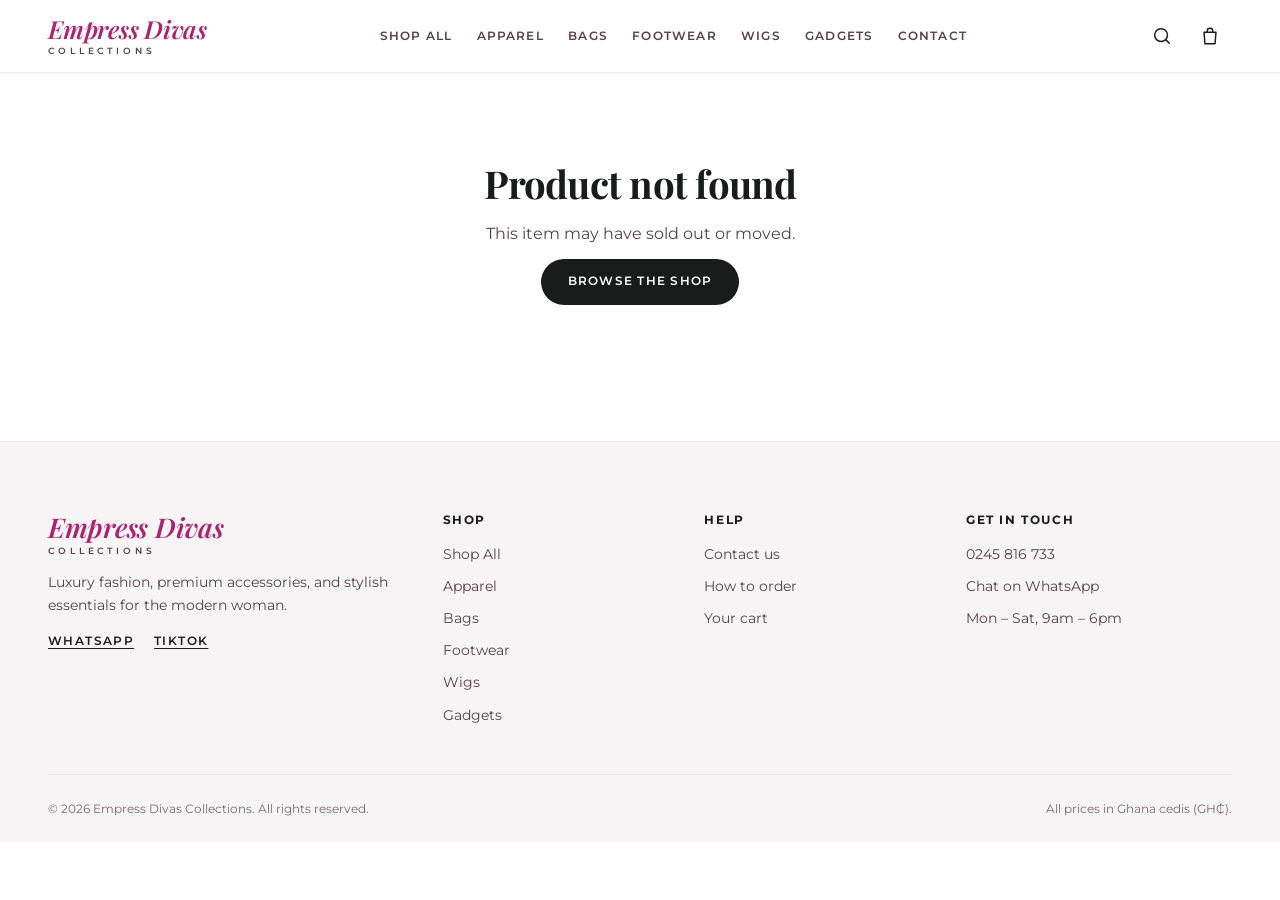
<file: item.html>
<!DOCTYPE html>
<html lang="en">
  <head>
    <meta charset="UTF-8" />
    <meta name="viewport" content="width=device-width, initial-scale=1.0" />
    <title>Product | Empress Divas Collections</title>
    <meta name="description" content="Product details from Empress Divas Collections." />
    <link rel="icon" href="favicon.ico" sizes="any" />
    <link rel="icon" type="image/png" sizes="32x32" href="Images/brand/favicon-32.png" />
    <link rel="apple-touch-icon" href="Images/brand/apple-touch-icon.png" />
    <link rel="manifest" href="site.webmanifest" />
    <meta property="og:type" content="website" />
    <meta property="og:site_name" content="Empress Divas Collections" />
    <meta property="og:title" content="Product | Empress Divas Collections" />
    <meta property="og:description" content="Product details from Empress Divas Collections." />
    <meta property="og:url" content="https://empress-divas.netlify.app/item.html" />
    <meta property="og:image" content="https://empress-divas.netlify.app/Images/brand/share.jpg" />
    <meta property="og:image:width" content="1200" />
    <meta property="og:image:height" content="630" />
    <meta property="og:image:alt" content="Empress Divas Collections logo" />
    <meta name="twitter:card" content="summary_large_image" />
    <link rel="preconnect" href="https://fonts.googleapis.com" />
    <link rel="preconnect" href="https://fonts.gstatic.com" crossorigin />
    <link href="https://fonts.googleapis.com/css2?family=Montserrat:wght@400;500;600;700&family=Playfair+Display:ital,wght@0,600;0,700;1,600;1,700&display=swap" rel="stylesheet" />
    <link rel="stylesheet" href="styles.css" />
    <script>
      // Skip the splash before first paint if it already played this session.
      try {
        if (sessionStorage.getItem('empress_intro_shown')) document.documentElement.classList.add('no-intro');
      } catch (e) {}
    </script>
  </head>
  <body>
    <div class="site-intro" id="site-intro" aria-hidden="true">
      <div class="intro-drum-wrap">
        <div class="intro-drum">
          <div class="intro-tumbler">
            <img class="intro-item intro-item-outer" style="--a: 0deg" src="Images/intro/amber-tiered-ruffle-dress.jpeg" alt="" decoding="async" />
            <img class="intro-item intro-item-outer" style="--a: 36deg" src="Images/intro/mocha-kangaroo-satchel-bag.jpeg" alt="" decoding="async" />
            <img class="intro-item intro-item-outer" style="--a: 72deg" src="Images/intro/wine-floral-velvet-pointed-pumps.jpeg" alt="" decoding="async" />
            <img class="intro-item intro-item-outer" style="--a: 108deg" src="Images/intro/luxury-body-wave-wig.jpeg" alt="" decoding="async" />
            <img class="intro-item intro-item-outer" style="--a: 144deg" src="Images/intro/mcrhb.jpeg" alt="" decoding="async" />
            <img class="intro-item intro-item-outer" style="--a: 180deg" src="Images/intro/amber-tiered-ruffle-dress.jpeg" alt="" decoding="async" />
            <img class="intro-item intro-item-outer" style="--a: 216deg" src="Images/intro/mocha-kangaroo-satchel-bag.jpeg" alt="" decoding="async" />
            <img class="intro-item intro-item-outer" style="--a: 252deg" src="Images/intro/wine-floral-velvet-pointed-pumps.jpeg" alt="" decoding="async" />
            <img class="intro-item intro-item-outer" style="--a: 288deg" src="Images/intro/luxury-body-wave-wig.jpeg" alt="" decoding="async" />
            <img class="intro-item intro-item-outer" style="--a: 324deg" src="Images/intro/mcrhb.jpeg" alt="" decoding="async" />
            <img class="intro-item intro-item-inner" style="--a: 18deg" src="Images/intro/wine-floral-velvet-pointed-pumps.jpeg" alt="" decoding="async" />
            <img class="intro-item intro-item-inner" style="--a: 90deg" src="Images/intro/luxury-body-wave-wig.jpeg" alt="" decoding="async" />
            <img class="intro-item intro-item-inner" style="--a: 162deg" src="Images/intro/mcrhb.jpeg" alt="" decoding="async" />
            <img class="intro-item intro-item-inner" style="--a: 234deg" src="Images/intro/amber-tiered-ruffle-dress.jpeg" alt="" decoding="async" />
            <img class="intro-item intro-item-inner" style="--a: 306deg" src="Images/intro/mocha-kangaroo-satchel-bag.jpeg" alt="" decoding="async" />
          </div>
          <span class="intro-bubble" style="--x: 22%; --s: 10px; --d: 0.3s"></span>
          <span class="intro-bubble" style="--x: 38%; --s: 6px; --d: 0.7s"></span>
          <span class="intro-bubble" style="--x: 55%; --s: 12px; --d: 0.1s"></span>
          <span class="intro-bubble" style="--x: 68%; --s: 7px; --d: 0.9s"></span>
          <span class="intro-bubble" style="--x: 80%; --s: 9px; --d: 0.5s"></span>
          <span class="intro-bubble" style="--x: 46%; --s: 5px; --d: 1.2s"></span>
        </div>
      </div>
      <div class="site-intro-mark">
        <span class="site-intro-welcome">Welcome to</span>
        <span class="site-intro-word">Empress Divas</span>
        <span class="site-intro-rule"></span>
        <span class="site-intro-tag">Collections</span>
      </div>
    </div>

    <a class="skip-link" href="#main">Skip to content</a>

    <header class="site-header">
      <div class="container header-inner">
        <button class="icon-btn menu-toggle" type="button" aria-label="Open menu" aria-controls="mobile-nav" aria-expanded="false" data-drawer-open="mobile-nav">
          <span class="hamburger" aria-hidden="true"><span></span><span></span><span></span></span>
        </button>

        <a href="index.html" class="logo" aria-label="Empress Divas Collections, home">
          <span class="logo-word">Empress Divas</span>
          <span class="logo-sub">Collections</span>
        </a>

        <nav class="main-nav" aria-label="Main">
          <ul>
            <li><a href="shop.html">Shop All</a></li>
            <li><a href="products.html">Apparel</a></li>
            <li><a href="bag_mainpage.html">Bags</a></li>
            <li><a href="footwearmp.html">Footwear</a></li>
            <li><a href="wigsmain.html">Wigs</a></li>
            <li><a href="gadgets.html">Gadgets</a></li>
            <li><a href="contact.html">Contact</a></li>
          </ul>
        </nav>

        <div class="header-actions">
          <button class="icon-btn" type="button" aria-label="Search" aria-controls="search-panel" aria-expanded="false" data-search-toggle>
            <svg class="icon" viewBox="0 0 24 24" fill="none" stroke="currentColor" stroke-width="1.6" stroke-linecap="round" stroke-linejoin="round" aria-hidden="true"><circle cx="11" cy="11" r="7"/><path d="m20 20-3.5-3.5"/></svg>
          </button>
          <a href="cart.html" class="icon-btn cart-btn" aria-label="Cart" data-cart-open>
            <svg class="icon" viewBox="0 0 24 24" fill="none" stroke="currentColor" stroke-width="1.6" stroke-linecap="round" stroke-linejoin="round" aria-hidden="true"><path d="M5.5 8h13l-1 12.5h-11L5.5 8Z"/><path d="M9 8V6.5a3 3 0 0 1 6 0V8"/></svg>
            <span class="cart-count" data-cart-count hidden>0</span>
          </a>
        </div>
      </div>

      <div class="search-panel" id="search-panel" hidden>
        <form class="container search-form" action="shop.html" role="search">
          <label class="visually-hidden" for="site-search">Search products</label>
          <input id="site-search" type="search" name="q" placeholder="Search dresses, bags, wigs…" autocomplete="off" />
          <button class="btn btn-primary" type="submit">Search</button>
        </form>
      </div>
    </header>

    <div class="drawer drawer-left" id="mobile-nav" aria-label="Menu">
      <div class="drawer-head">
        <span class="drawer-title">Menu</span>
        <button class="icon-btn" type="button" aria-label="Close menu" data-drawer-close><svg class="icon" viewBox="0 0 24 24" fill="none" stroke="currentColor" stroke-width="1.6" stroke-linecap="round" stroke-linejoin="round" aria-hidden="true"><path d="M6 6l12 12M18 6 6 18"/></svg></button>
      </div>
      <nav class="drawer-body mobile-nav" aria-label="Mobile">
        <ul>
          <li><a href="shop.html">Shop All</a></li>
          <li><a href="products.html">Apparel</a></li>
          <li><a href="bag_mainpage.html">Bags</a></li>
          <li><a href="footwearmp.html">Footwear</a></li>
          <li><a href="wigsmain.html">Wigs</a></li>
          <li><a href="gadgets.html">Gadgets</a></li>
          <li><a href="contact.html">Contact</a></li>
        </ul>
      </nav>
      <div class="drawer-foot mobile-nav-foot">
        <p class="mobile-nav-note">Order easily on WhatsApp &middot; Pickup or delivery</p>
        <a href="https://wa.me/233505458432" target="_blank" rel="noopener"><svg class="icon" viewBox="0 0 24 24" fill="none" stroke="currentColor" stroke-width="1.6" stroke-linecap="round" stroke-linejoin="round" aria-hidden="true"><path d="M20 11.5a8 8 0 0 1-11.7 7.1L4 20l1.3-4.1A8 8 0 1 1 20 11.5Z"/><path d="M9 10h6M9 13.5h4"/></svg> Chat on WhatsApp</a>
        <a href="tel:0245816733"><svg class="icon" viewBox="0 0 24 24" fill="none" stroke="currentColor" stroke-width="1.6" stroke-linecap="round" stroke-linejoin="round" aria-hidden="true"><path d="M5 4h3.5l2 5-2.4 1.6a11 11 0 0 0 5.3 5.3L15 13.5l5 2V19a2 2 0 0 1-2.2 2A16.5 16.5 0 0 1 3 6.2 2 2 0 0 1 5 4Z"/></svg> 0245 816 733</a>
      </div>
    </div>

    <div class="scrim" data-scrim></div>

    <main id="main">
      <div class="container product-page" data-product-page>
        <p class="loading">Loading product…</p>
      </div>

      <section class="section section-tint" data-related hidden>
        <div class="container">
          <div class="section-head">
            <div>
              <p class="eyebrow">More to love</p>
              <h2>You may also like</h2>
            </div>
          </div>
          <div class="product-grid" data-related-grid></div>
        </div>
      </section>
    </main>

    <footer class="site-footer">
      <div class="container footer-grid">
        <div class="footer-brand">
          <a href="index.html" class="logo logo-footer">
            <span class="logo-word">Empress Divas</span>
            <span class="logo-sub">Collections</span>
          </a>
          <p>Luxury fashion, premium accessories, and stylish essentials for the modern woman.</p>
          <div class="footer-social">
            <a href="https://wa.me/233505458432" target="_blank" rel="noopener">WhatsApp</a>
            <a href="#">TikTok</a>
          </div>
        </div>

        <div>
          <h2 class="footer-heading">Shop</h2>
          <ul class="footer-list">
            <li><a href="shop.html">Shop All</a></li>
            <li><a href="products.html">Apparel</a></li>
            <li><a href="bag_mainpage.html">Bags</a></li>
            <li><a href="footwearmp.html">Footwear</a></li>
            <li><a href="wigsmain.html">Wigs</a></li>
            <li><a href="gadgets.html">Gadgets</a></li>
          </ul>
        </div>

        <div>
          <h2 class="footer-heading">Help</h2>
          <ul class="footer-list">
            <li><a href="contact.html">Contact us</a></li>
            <li><a href="contact.html#how-to-order">How to order</a></li>
            <li><a href="cart.html">Your cart</a></li>
          </ul>
        </div>

        <div>
          <h2 class="footer-heading">Get in touch</h2>
          <ul class="footer-list">
            <li><a href="tel:0245816733">0245 816 733</a></li>
            <li><a href="https://wa.me/233505458432" target="_blank" rel="noopener">Chat on WhatsApp</a></li>
            <li>Mon – Sat, 9am – 6pm</li>
          </ul>
        </div>
      </div>

      <div class="container footer-bottom">
        <p>&copy; <span data-year>2026</span> Empress Divas Collections. All rights reserved.</p>
        <p>All prices in Ghana cedis (GH₵).</p>
      </div>
    </footer>

    <script src="products-data.js"></script>
    <script src="script.js"></script>
  </body>
</html>
</file>
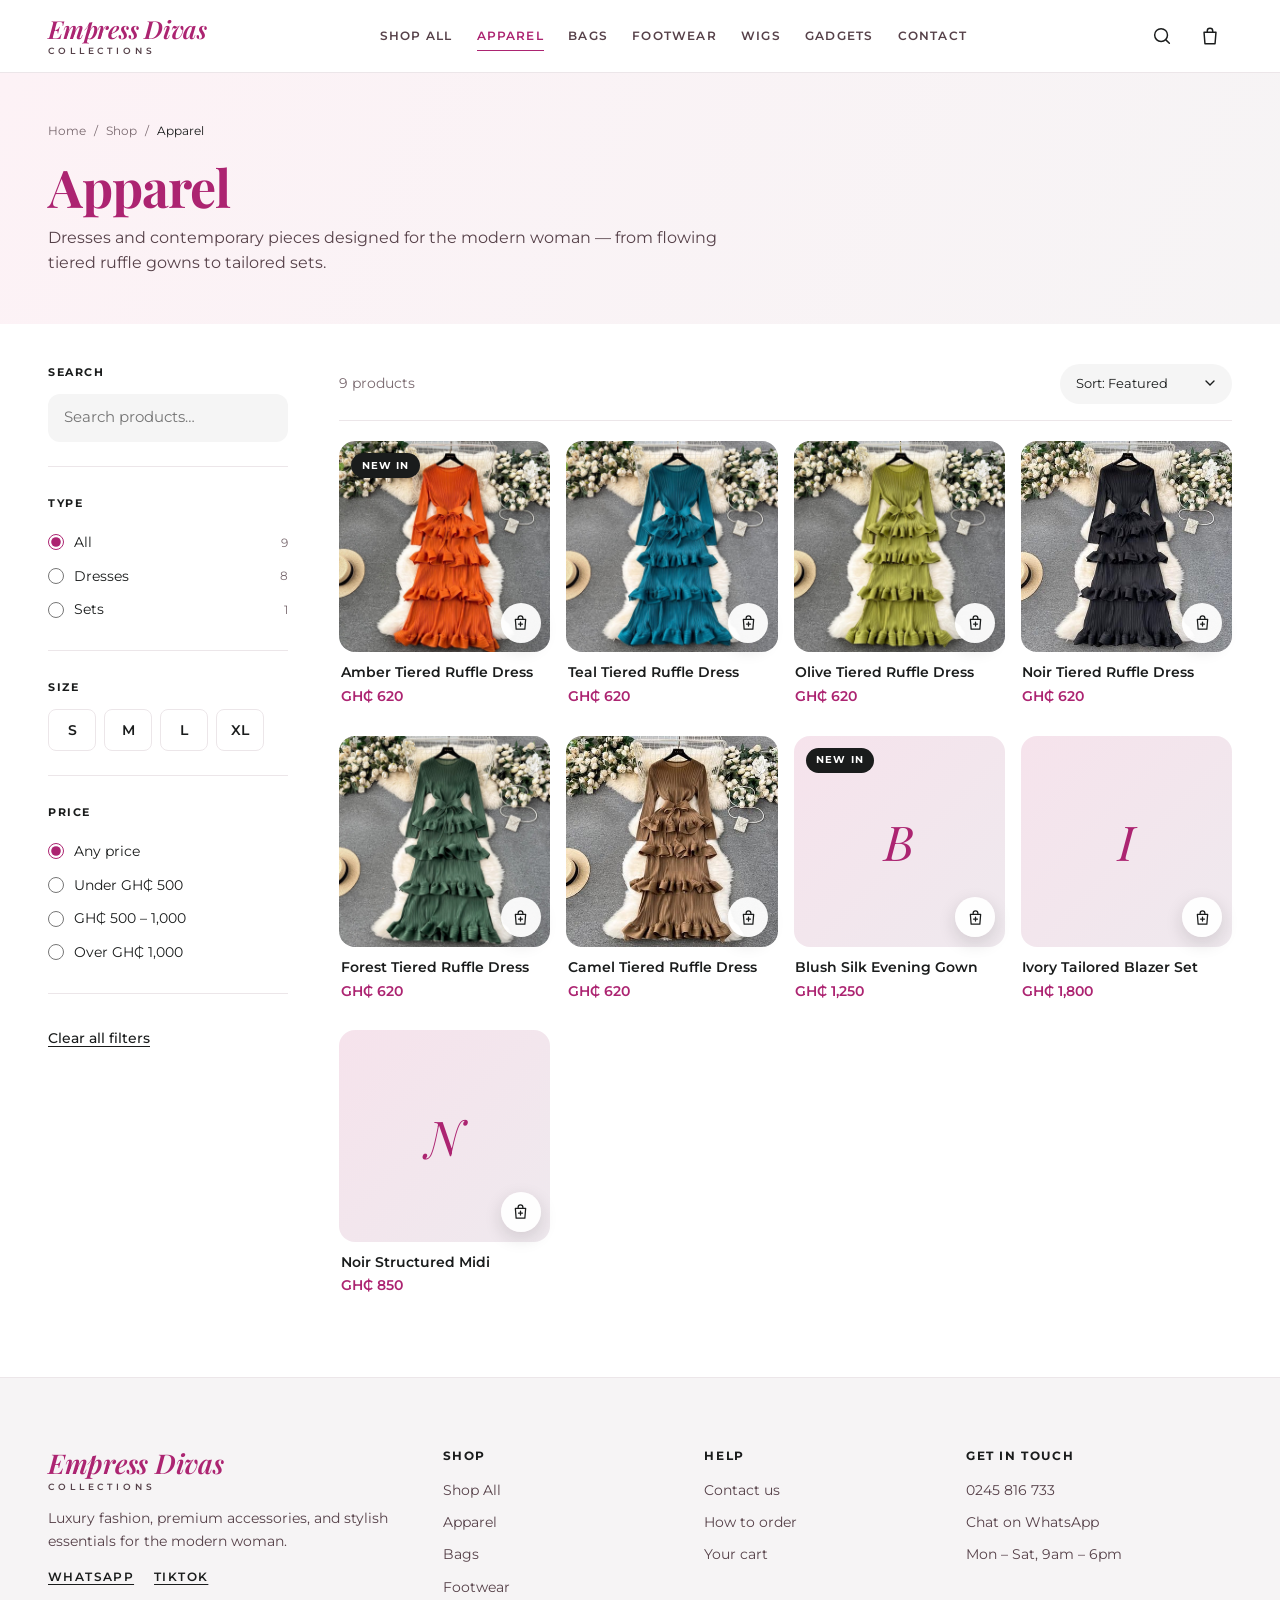
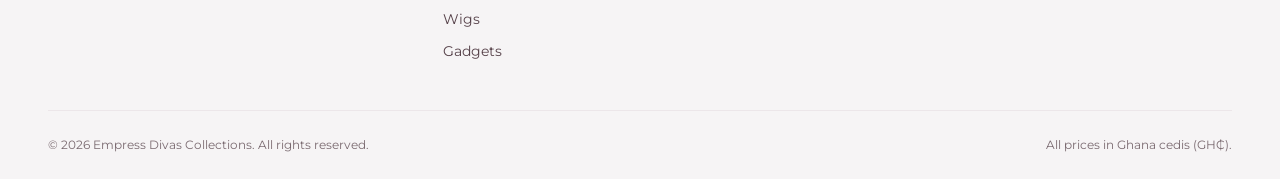
<file: products.html>
<!DOCTYPE html>
<html lang="en">
  <head>
    <meta charset="UTF-8" />
    <meta name="viewport" content="width=device-width, initial-scale=1.0" />
    <title>Apparel | Empress Divas Collections</title>
    <meta name="description" content="Dresses and contemporary pieces designed for the modern woman - from flowing tiered ruffle gowns to tailored sets." />
    <link rel="icon" href="favicon.ico" sizes="any" />
    <link rel="icon" type="image/png" sizes="32x32" href="Images/brand/favicon-32.png" />
    <link rel="apple-touch-icon" href="Images/brand/apple-touch-icon.png" />
    <link rel="manifest" href="site.webmanifest" />
    <meta property="og:type" content="website" />
    <meta property="og:site_name" content="Empress Divas Collections" />
    <meta property="og:title" content="Apparel | Empress Divas Collections" />
    <meta property="og:description" content="Dresses and contemporary pieces designed for the modern woman - from flowing tiered ruffle gowns to tailored sets." />
    <meta property="og:url" content="https://empress-divas.netlify.app/products.html" />
    <meta property="og:image" content="https://empress-divas.netlify.app/Images/brand/share.jpg" />
    <meta property="og:image:width" content="1200" />
    <meta property="og:image:height" content="630" />
    <meta property="og:image:alt" content="Empress Divas Collections logo" />
    <meta name="twitter:card" content="summary_large_image" />
    <link rel="preconnect" href="https://fonts.googleapis.com" />
    <link rel="preconnect" href="https://fonts.gstatic.com" crossorigin />
    <link href="https://fonts.googleapis.com/css2?family=Montserrat:wght@400;500;600;700&family=Playfair+Display:ital,wght@0,600;0,700;1,600;1,700&display=swap" rel="stylesheet" />
    <link rel="stylesheet" href="styles.css" />
    <script>
      // Skip the splash before first paint if it already played this session.
      try {
        if (sessionStorage.getItem('empress_intro_shown')) document.documentElement.classList.add('no-intro');
      } catch (e) {}
    </script>
  </head>
  <body>
    <div class="site-intro" id="site-intro" aria-hidden="true">
      <div class="intro-drum-wrap">
        <div class="intro-drum">
          <div class="intro-tumbler">
            <img class="intro-item intro-item-outer" style="--a: 0deg" src="Images/intro/amber-tiered-ruffle-dress.jpeg" alt="" decoding="async" />
            <img class="intro-item intro-item-outer" style="--a: 36deg" src="Images/intro/mocha-kangaroo-satchel-bag.jpeg" alt="" decoding="async" />
            <img class="intro-item intro-item-outer" style="--a: 72deg" src="Images/intro/wine-floral-velvet-pointed-pumps.jpeg" alt="" decoding="async" />
            <img class="intro-item intro-item-outer" style="--a: 108deg" src="Images/intro/luxury-body-wave-wig.jpeg" alt="" decoding="async" />
            <img class="intro-item intro-item-outer" style="--a: 144deg" src="Images/intro/mcrhb.jpeg" alt="" decoding="async" />
            <img class="intro-item intro-item-outer" style="--a: 180deg" src="Images/intro/amber-tiered-ruffle-dress.jpeg" alt="" decoding="async" />
            <img class="intro-item intro-item-outer" style="--a: 216deg" src="Images/intro/mocha-kangaroo-satchel-bag.jpeg" alt="" decoding="async" />
            <img class="intro-item intro-item-outer" style="--a: 252deg" src="Images/intro/wine-floral-velvet-pointed-pumps.jpeg" alt="" decoding="async" />
            <img class="intro-item intro-item-outer" style="--a: 288deg" src="Images/intro/luxury-body-wave-wig.jpeg" alt="" decoding="async" />
            <img class="intro-item intro-item-outer" style="--a: 324deg" src="Images/intro/mcrhb.jpeg" alt="" decoding="async" />
            <img class="intro-item intro-item-inner" style="--a: 18deg" src="Images/intro/wine-floral-velvet-pointed-pumps.jpeg" alt="" decoding="async" />
            <img class="intro-item intro-item-inner" style="--a: 90deg" src="Images/intro/luxury-body-wave-wig.jpeg" alt="" decoding="async" />
            <img class="intro-item intro-item-inner" style="--a: 162deg" src="Images/intro/mcrhb.jpeg" alt="" decoding="async" />
            <img class="intro-item intro-item-inner" style="--a: 234deg" src="Images/intro/amber-tiered-ruffle-dress.jpeg" alt="" decoding="async" />
            <img class="intro-item intro-item-inner" style="--a: 306deg" src="Images/intro/mocha-kangaroo-satchel-bag.jpeg" alt="" decoding="async" />
          </div>
          <span class="intro-bubble" style="--x: 22%; --s: 10px; --d: 0.3s"></span>
          <span class="intro-bubble" style="--x: 38%; --s: 6px; --d: 0.7s"></span>
          <span class="intro-bubble" style="--x: 55%; --s: 12px; --d: 0.1s"></span>
          <span class="intro-bubble" style="--x: 68%; --s: 7px; --d: 0.9s"></span>
          <span class="intro-bubble" style="--x: 80%; --s: 9px; --d: 0.5s"></span>
          <span class="intro-bubble" style="--x: 46%; --s: 5px; --d: 1.2s"></span>
        </div>
      </div>
      <div class="site-intro-mark">
        <span class="site-intro-welcome">Welcome to</span>
        <span class="site-intro-word">Empress Divas</span>
        <span class="site-intro-rule"></span>
        <span class="site-intro-tag">Collections</span>
      </div>
    </div>

    <a class="skip-link" href="#main">Skip to content</a>

    <header class="site-header">
      <div class="container header-inner">
        <button class="icon-btn menu-toggle" type="button" aria-label="Open menu" aria-controls="mobile-nav" aria-expanded="false" data-drawer-open="mobile-nav">
          <span class="hamburger" aria-hidden="true"><span></span><span></span><span></span></span>
        </button>

        <a href="index.html" class="logo" aria-label="Empress Divas Collections, home">
          <span class="logo-word">Empress Divas</span>
          <span class="logo-sub">Collections</span>
        </a>

        <nav class="main-nav" aria-label="Main">
          <ul>
            <li><a href="shop.html">Shop All</a></li>
            <li><a href="products.html" aria-current="page">Apparel</a></li>
            <li><a href="bag_mainpage.html">Bags</a></li>
            <li><a href="footwearmp.html">Footwear</a></li>
            <li><a href="wigsmain.html">Wigs</a></li>
            <li><a href="gadgets.html">Gadgets</a></li>
            <li><a href="contact.html">Contact</a></li>
          </ul>
        </nav>

        <div class="header-actions">
          <button class="icon-btn" type="button" aria-label="Search" aria-controls="search-panel" aria-expanded="false" data-search-toggle>
            <svg class="icon" viewBox="0 0 24 24" fill="none" stroke="currentColor" stroke-width="1.6" stroke-linecap="round" stroke-linejoin="round" aria-hidden="true"><circle cx="11" cy="11" r="7"/><path d="m20 20-3.5-3.5"/></svg>
          </button>
          <a href="cart.html" class="icon-btn cart-btn" aria-label="Cart" data-cart-open>
            <svg class="icon" viewBox="0 0 24 24" fill="none" stroke="currentColor" stroke-width="1.6" stroke-linecap="round" stroke-linejoin="round" aria-hidden="true"><path d="M5.5 8h13l-1 12.5h-11L5.5 8Z"/><path d="M9 8V6.5a3 3 0 0 1 6 0V8"/></svg>
            <span class="cart-count" data-cart-count hidden>0</span>
          </a>
        </div>
      </div>

      <div class="search-panel" id="search-panel" hidden>
        <form class="container search-form" action="shop.html" role="search">
          <label class="visually-hidden" for="site-search">Search products</label>
          <input id="site-search" type="search" name="q" placeholder="Search dresses, bags, wigs…" autocomplete="off" />
          <button class="btn btn-primary" type="submit">Search</button>
        </form>
      </div>
    </header>

    <div class="drawer drawer-left" id="mobile-nav" aria-label="Menu">
      <div class="drawer-head">
        <span class="drawer-title">Menu</span>
        <button class="icon-btn" type="button" aria-label="Close menu" data-drawer-close><svg class="icon" viewBox="0 0 24 24" fill="none" stroke="currentColor" stroke-width="1.6" stroke-linecap="round" stroke-linejoin="round" aria-hidden="true"><path d="M6 6l12 12M18 6 6 18"/></svg></button>
      </div>
      <nav class="drawer-body mobile-nav" aria-label="Mobile">
        <ul>
          <li><a href="shop.html">Shop All</a></li>
          <li><a href="products.html" aria-current="page">Apparel</a></li>
          <li><a href="bag_mainpage.html">Bags</a></li>
          <li><a href="footwearmp.html">Footwear</a></li>
          <li><a href="wigsmain.html">Wigs</a></li>
          <li><a href="gadgets.html">Gadgets</a></li>
          <li><a href="contact.html">Contact</a></li>
        </ul>
      </nav>
      <div class="drawer-foot mobile-nav-foot">
        <p class="mobile-nav-note">Order easily on WhatsApp &middot; Pickup or delivery</p>
        <a href="https://wa.me/233505458432" target="_blank" rel="noopener"><svg class="icon" viewBox="0 0 24 24" fill="none" stroke="currentColor" stroke-width="1.6" stroke-linecap="round" stroke-linejoin="round" aria-hidden="true"><path d="M20 11.5a8 8 0 0 1-11.7 7.1L4 20l1.3-4.1A8 8 0 1 1 20 11.5Z"/><path d="M9 10h6M9 13.5h4"/></svg> Chat on WhatsApp</a>
        <a href="tel:0245816733"><svg class="icon" viewBox="0 0 24 24" fill="none" stroke="currentColor" stroke-width="1.6" stroke-linecap="round" stroke-linejoin="round" aria-hidden="true"><path d="M5 4h3.5l2 5-2.4 1.6a11 11 0 0 0 5.3 5.3L15 13.5l5 2V19a2 2 0 0 1-2.2 2A16.5 16.5 0 0 1 3 6.2 2 2 0 0 1 5 4Z"/></svg> 0245 816 733</a>
      </div>
    </div>

    <div class="scrim" data-scrim></div>

    <main id="main" data-listing="" data-category="apparel">
      <section class="page-hero">
        <div class="container">
          <nav class="breadcrumb" aria-label="Breadcrumb"><a href="index.html">Home</a><span aria-hidden="true">/</span><a href="shop.html">Shop</a><span aria-hidden="true">/</span><span aria-current="page">Apparel</span></nav>
          <h1>Apparel</h1>
          <p>Dresses and contemporary pieces designed for the modern woman &mdash; from flowing tiered ruffle gowns to tailored sets.</p>
        </div>
      </section>

      <section class="container listing">
        <aside class="filters drawer drawer-left" id="filters" aria-label="Filters">
          <div class="drawer-head filters-head">
            <span class="drawer-title">Filters</span>
            <button class="icon-btn" type="button" aria-label="Close filters" data-drawer-close><svg class="icon" viewBox="0 0 24 24" fill="none" stroke="currentColor" stroke-width="1.6" stroke-linecap="round" stroke-linejoin="round" aria-hidden="true"><path d="M6 6l12 12M18 6 6 18"/></svg></button>
          </div>
          <div class="drawer-body" data-filters></div>
          <div class="drawer-foot filters-foot">
            <button class="btn btn-primary btn-block" type="button" data-drawer-close data-results-btn>Show results</button>
          </div>
        </aside>

        <div class="listing-main">
          <div class="toolbar">
            <p class="result-count" data-result-count aria-live="polite"></p>
            <div class="toolbar-actions">
              <button class="btn btn-outline btn-sm filters-toggle" type="button" aria-controls="filters" aria-expanded="false" data-drawer-open="filters"><svg class="icon" viewBox="0 0 24 24" fill="none" stroke="currentColor" stroke-width="1.6" stroke-linecap="round" stroke-linejoin="round" aria-hidden="true"><path d="M4 6h16M7 12h10M10 18h4"/></svg> Filters</button>
              <label class="sort">
                <span class="visually-hidden">Sort products</span>
                <select data-sort>
                  <option value="featured">Sort: Featured</option>
                  <option value="price-asc">Price: Low to high</option>
                  <option value="price-desc">Price: High to low</option>
                  <option value="name">Name: A – Z</option>
                </select>
              </label>
            </div>
          </div>
          <div class="active-filters" data-active-filters></div>
          <div class="product-grid product-grid-listing" data-listing-grid></div>
        </div>
      </section>
    </main>

    <footer class="site-footer">
      <div class="container footer-grid">
        <div class="footer-brand">
          <a href="index.html" class="logo logo-footer">
            <span class="logo-word">Empress Divas</span>
            <span class="logo-sub">Collections</span>
          </a>
          <p>Luxury fashion, premium accessories, and stylish essentials for the modern woman.</p>
          <div class="footer-social">
            <a href="https://wa.me/233505458432" target="_blank" rel="noopener">WhatsApp</a>
            <a href="#">TikTok</a>
          </div>
        </div>

        <div>
          <h2 class="footer-heading">Shop</h2>
          <ul class="footer-list">
            <li><a href="shop.html">Shop All</a></li>
            <li><a href="products.html">Apparel</a></li>
            <li><a href="bag_mainpage.html">Bags</a></li>
            <li><a href="footwearmp.html">Footwear</a></li>
            <li><a href="wigsmain.html">Wigs</a></li>
            <li><a href="gadgets.html">Gadgets</a></li>
          </ul>
        </div>

        <div>
          <h2 class="footer-heading">Help</h2>
          <ul class="footer-list">
            <li><a href="contact.html">Contact us</a></li>
            <li><a href="contact.html#how-to-order">How to order</a></li>
            <li><a href="cart.html">Your cart</a></li>
          </ul>
        </div>

        <div>
          <h2 class="footer-heading">Get in touch</h2>
          <ul class="footer-list">
            <li><a href="tel:0245816733">0245 816 733</a></li>
            <li><a href="https://wa.me/233505458432" target="_blank" rel="noopener">Chat on WhatsApp</a></li>
            <li>Mon – Sat, 9am – 6pm</li>
          </ul>
        </div>
      </div>

      <div class="container footer-bottom">
        <p>&copy; <span data-year>2026</span> Empress Divas Collections. All rights reserved.</p>
        <p>All prices in Ghana cedis (GH₵).</p>
      </div>
    </footer>

    <script src="products-data.js"></script>
    <script src="script.js"></script>
  </body>
</html>
</file>
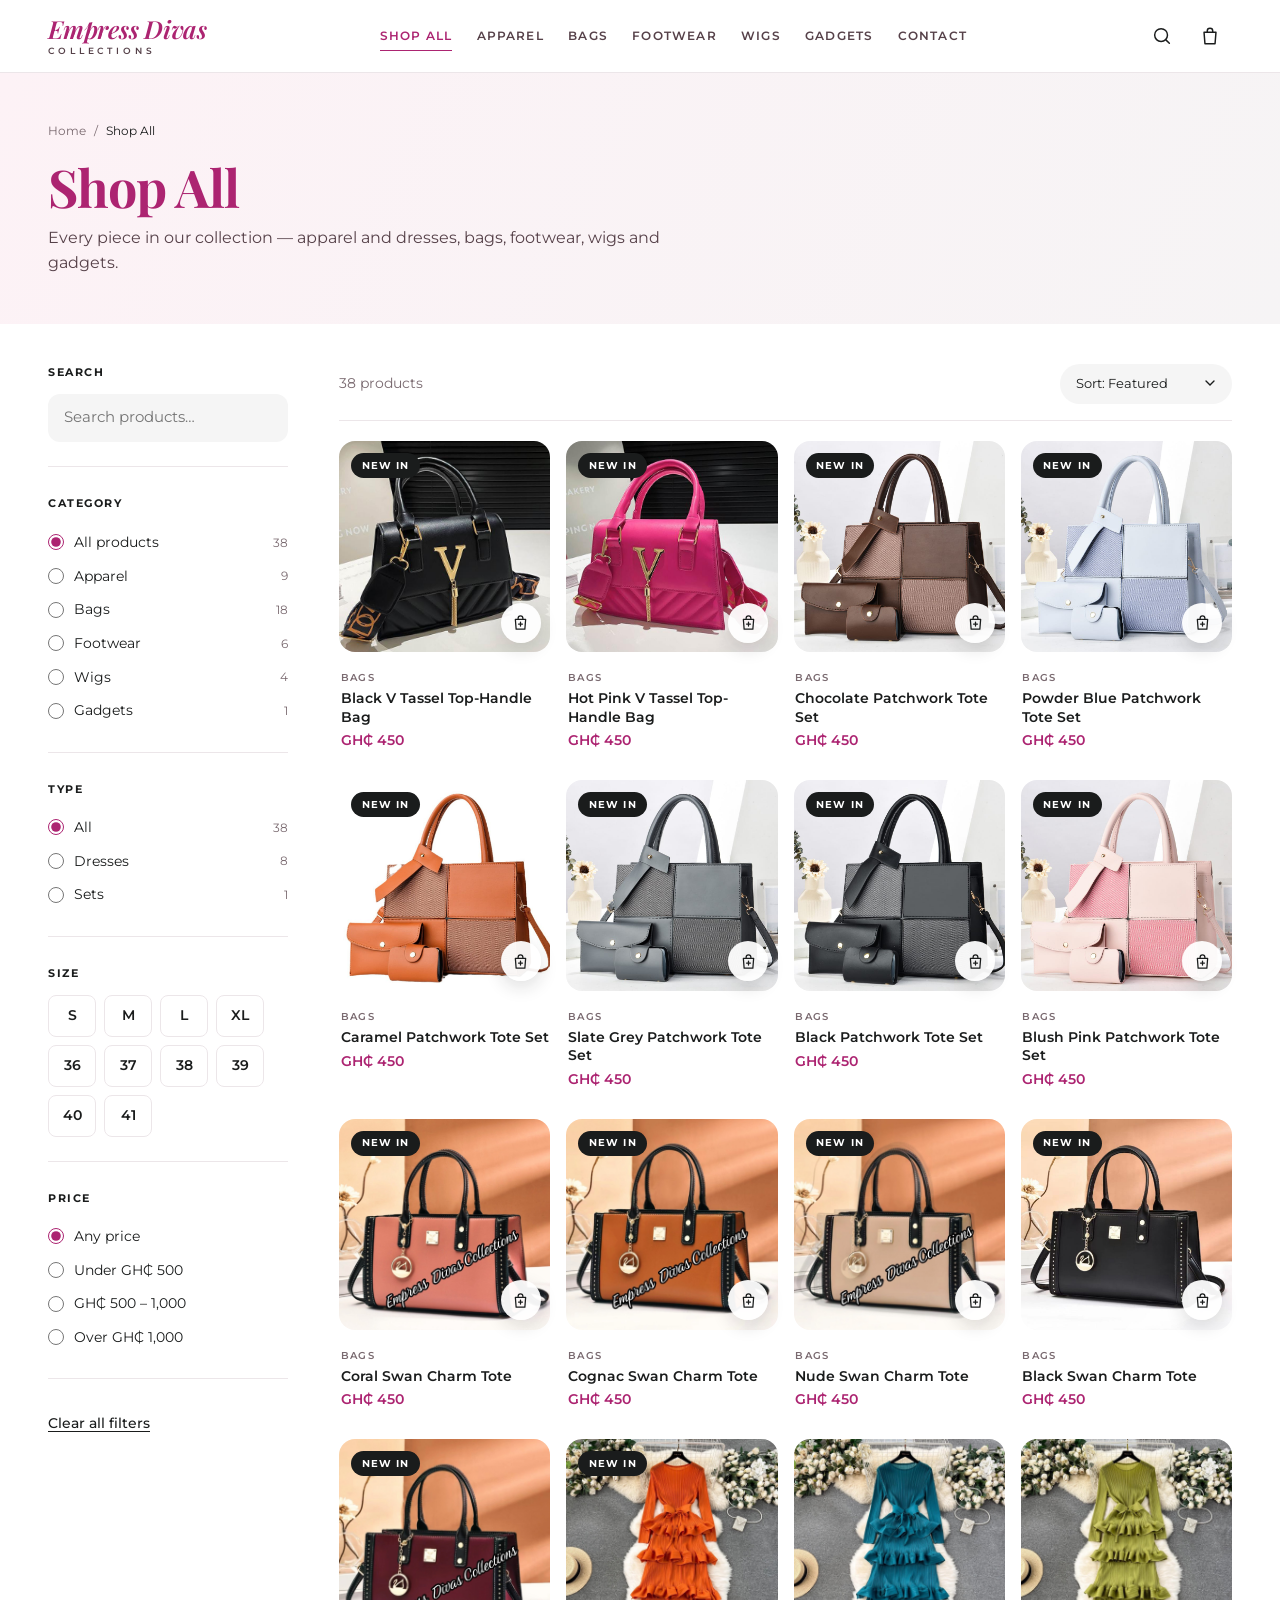
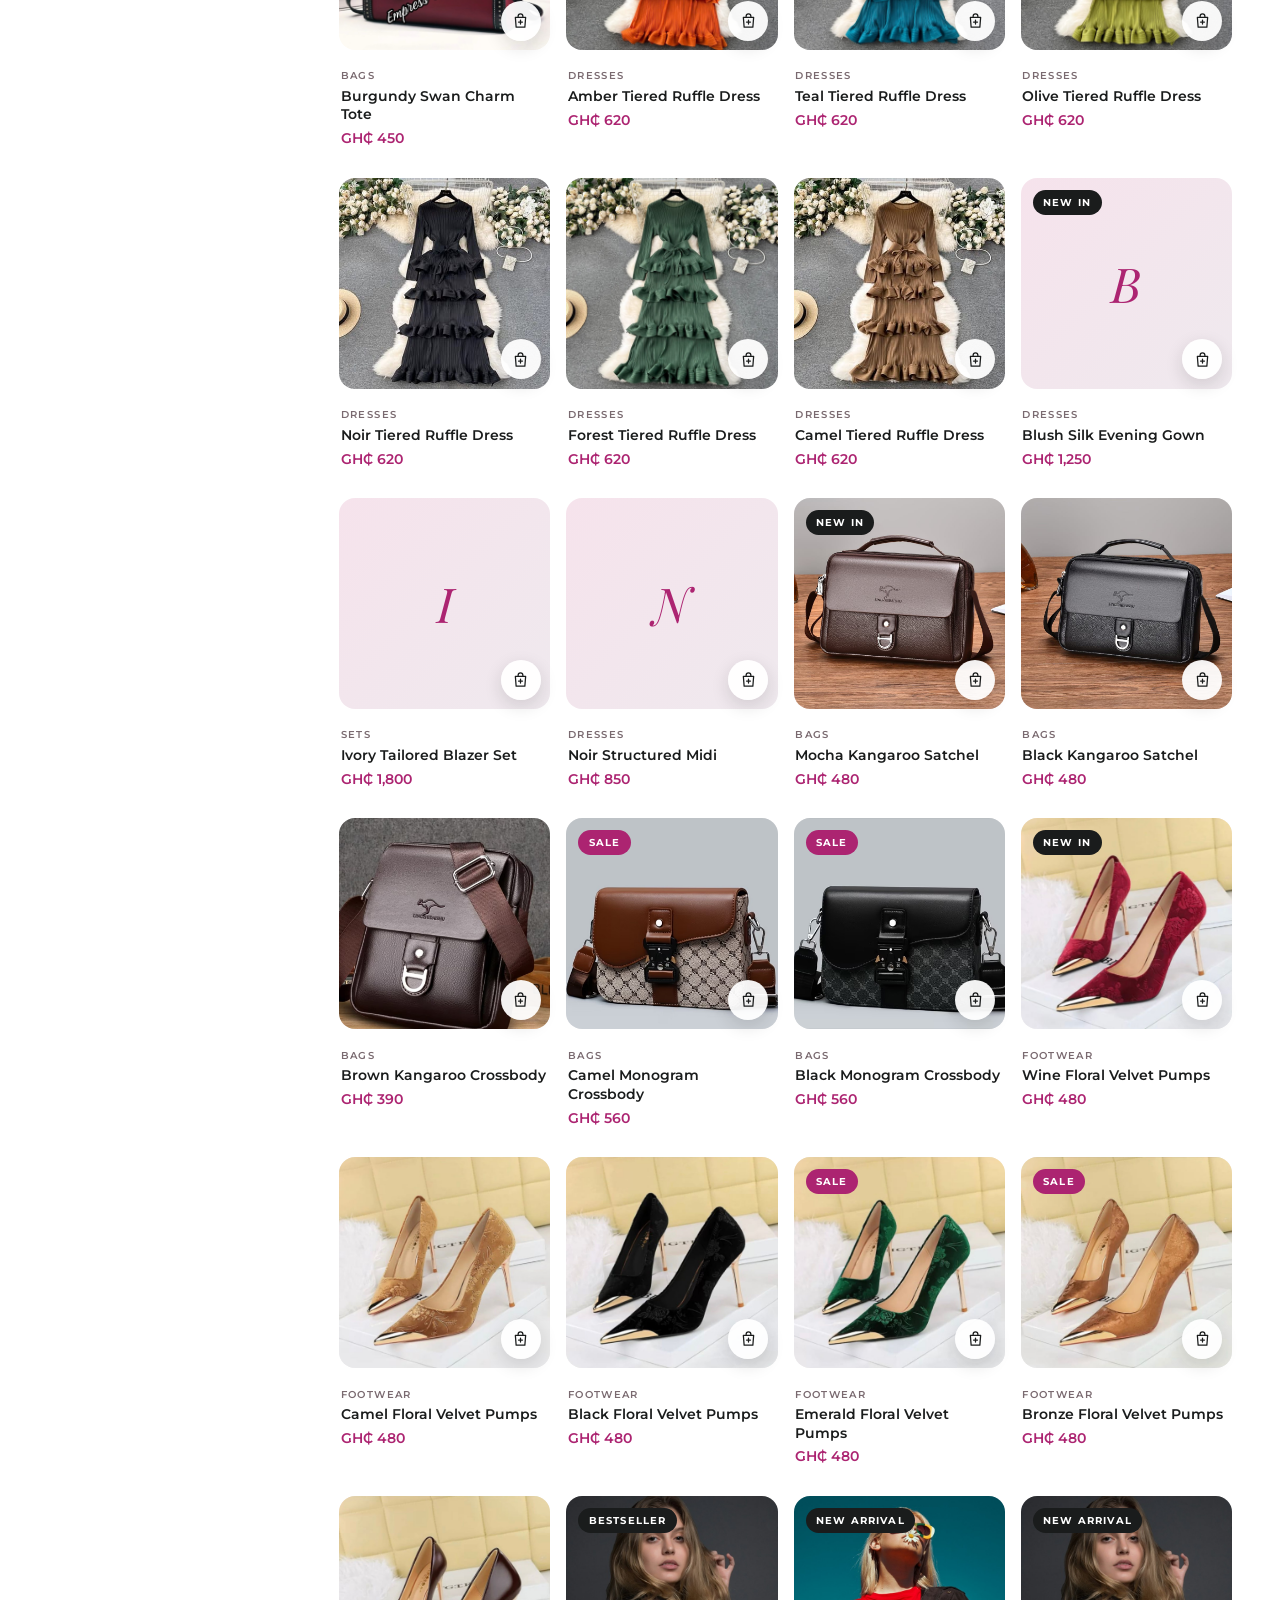
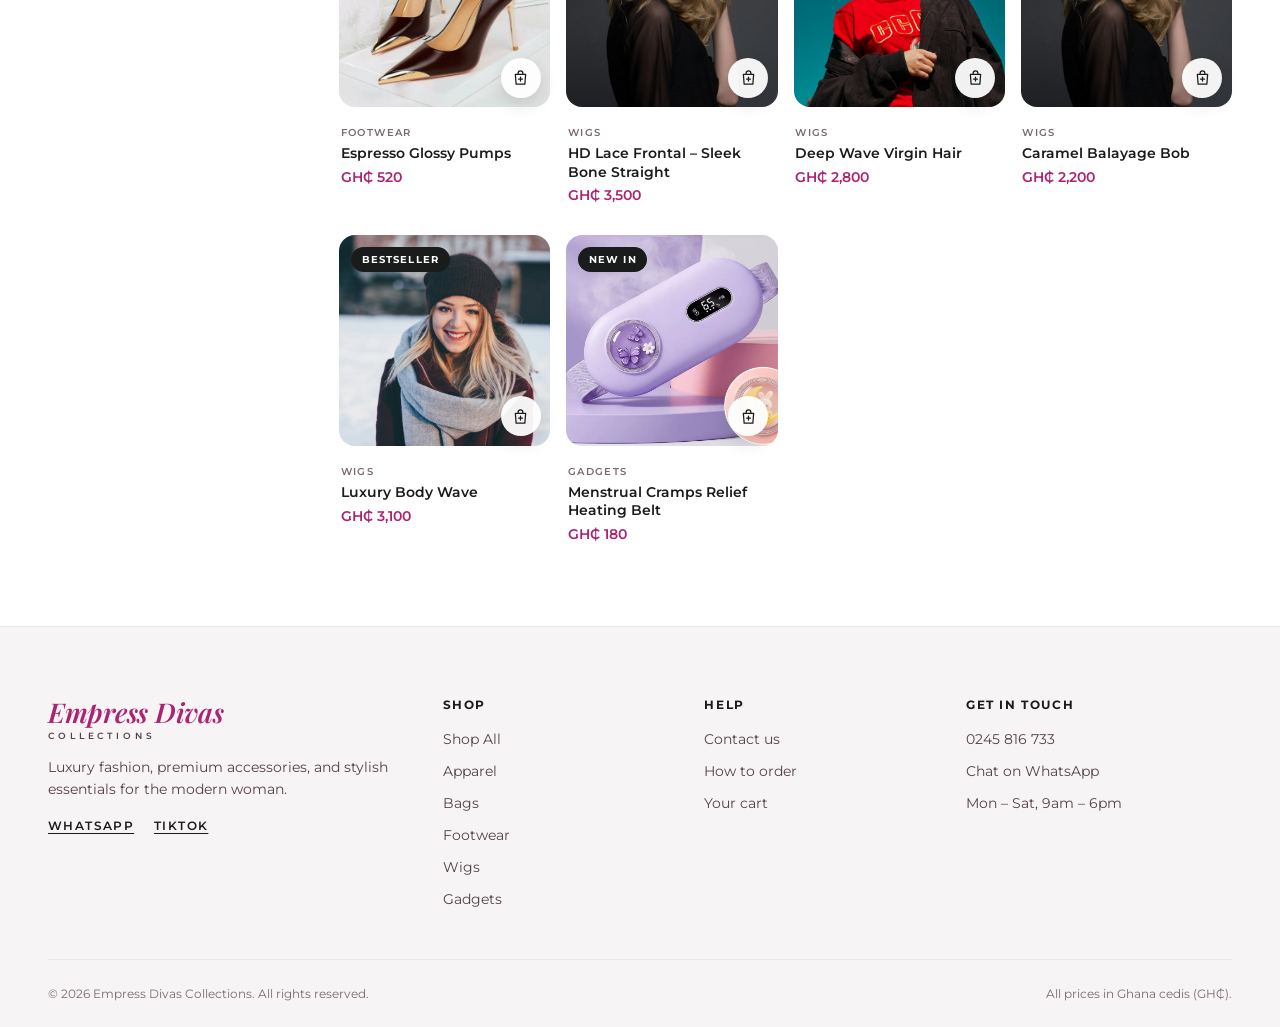
<file: shop.html>
<!DOCTYPE html>
<html lang="en">
  <head>
    <meta charset="UTF-8" />
    <meta name="viewport" content="width=device-width, initial-scale=1.0" />
    <title>Shop All | Empress Divas Collections</title>
    <meta name="description" content="Every piece in our collection - apparel and dresses, bags, footwear, wigs and gadgets." />
    <link rel="icon" href="favicon.ico" sizes="any" />
    <link rel="icon" type="image/png" sizes="32x32" href="Images/brand/favicon-32.png" />
    <link rel="apple-touch-icon" href="Images/brand/apple-touch-icon.png" />
    <link rel="manifest" href="site.webmanifest" />
    <meta property="og:type" content="website" />
    <meta property="og:site_name" content="Empress Divas Collections" />
    <meta property="og:title" content="Shop All | Empress Divas Collections" />
    <meta property="og:description" content="Every piece in our collection - apparel and dresses, bags, footwear, wigs and gadgets." />
    <meta property="og:url" content="https://empress-divas.netlify.app/shop.html" />
    <meta property="og:image" content="https://empress-divas.netlify.app/Images/brand/share.jpg" />
    <meta property="og:image:width" content="1200" />
    <meta property="og:image:height" content="630" />
    <meta property="og:image:alt" content="Empress Divas Collections logo" />
    <meta name="twitter:card" content="summary_large_image" />
    <link rel="preconnect" href="https://fonts.googleapis.com" />
    <link rel="preconnect" href="https://fonts.gstatic.com" crossorigin />
    <link href="https://fonts.googleapis.com/css2?family=Montserrat:wght@400;500;600;700&family=Playfair+Display:ital,wght@0,600;0,700;1,600;1,700&display=swap" rel="stylesheet" />
    <link rel="stylesheet" href="styles.css" />
    <script>
      // Skip the splash before first paint if it already played this session.
      try {
        if (sessionStorage.getItem('empress_intro_shown')) document.documentElement.classList.add('no-intro');
      } catch (e) {}
    </script>
  </head>
  <body>
    <div class="site-intro" id="site-intro" aria-hidden="true">
      <div class="intro-drum-wrap">
        <div class="intro-drum">
          <div class="intro-tumbler">
            <img class="intro-item intro-item-outer" style="--a: 0deg" src="Images/intro/amber-tiered-ruffle-dress.jpeg" alt="" decoding="async" />
            <img class="intro-item intro-item-outer" style="--a: 36deg" src="Images/intro/mocha-kangaroo-satchel-bag.jpeg" alt="" decoding="async" />
            <img class="intro-item intro-item-outer" style="--a: 72deg" src="Images/intro/wine-floral-velvet-pointed-pumps.jpeg" alt="" decoding="async" />
            <img class="intro-item intro-item-outer" style="--a: 108deg" src="Images/intro/luxury-body-wave-wig.jpeg" alt="" decoding="async" />
            <img class="intro-item intro-item-outer" style="--a: 144deg" src="Images/intro/mcrhb.jpeg" alt="" decoding="async" />
            <img class="intro-item intro-item-outer" style="--a: 180deg" src="Images/intro/amber-tiered-ruffle-dress.jpeg" alt="" decoding="async" />
            <img class="intro-item intro-item-outer" style="--a: 216deg" src="Images/intro/mocha-kangaroo-satchel-bag.jpeg" alt="" decoding="async" />
            <img class="intro-item intro-item-outer" style="--a: 252deg" src="Images/intro/wine-floral-velvet-pointed-pumps.jpeg" alt="" decoding="async" />
            <img class="intro-item intro-item-outer" style="--a: 288deg" src="Images/intro/luxury-body-wave-wig.jpeg" alt="" decoding="async" />
            <img class="intro-item intro-item-outer" style="--a: 324deg" src="Images/intro/mcrhb.jpeg" alt="" decoding="async" />
            <img class="intro-item intro-item-inner" style="--a: 18deg" src="Images/intro/wine-floral-velvet-pointed-pumps.jpeg" alt="" decoding="async" />
            <img class="intro-item intro-item-inner" style="--a: 90deg" src="Images/intro/luxury-body-wave-wig.jpeg" alt="" decoding="async" />
            <img class="intro-item intro-item-inner" style="--a: 162deg" src="Images/intro/mcrhb.jpeg" alt="" decoding="async" />
            <img class="intro-item intro-item-inner" style="--a: 234deg" src="Images/intro/amber-tiered-ruffle-dress.jpeg" alt="" decoding="async" />
            <img class="intro-item intro-item-inner" style="--a: 306deg" src="Images/intro/mocha-kangaroo-satchel-bag.jpeg" alt="" decoding="async" />
          </div>
          <span class="intro-bubble" style="--x: 22%; --s: 10px; --d: 0.3s"></span>
          <span class="intro-bubble" style="--x: 38%; --s: 6px; --d: 0.7s"></span>
          <span class="intro-bubble" style="--x: 55%; --s: 12px; --d: 0.1s"></span>
          <span class="intro-bubble" style="--x: 68%; --s: 7px; --d: 0.9s"></span>
          <span class="intro-bubble" style="--x: 80%; --s: 9px; --d: 0.5s"></span>
          <span class="intro-bubble" style="--x: 46%; --s: 5px; --d: 1.2s"></span>
        </div>
      </div>
      <div class="site-intro-mark">
        <span class="site-intro-welcome">Welcome to</span>
        <span class="site-intro-word">Empress Divas</span>
        <span class="site-intro-rule"></span>
        <span class="site-intro-tag">Collections</span>
      </div>
    </div>

    <a class="skip-link" href="#main">Skip to content</a>

    <header class="site-header">
      <div class="container header-inner">
        <button class="icon-btn menu-toggle" type="button" aria-label="Open menu" aria-controls="mobile-nav" aria-expanded="false" data-drawer-open="mobile-nav">
          <span class="hamburger" aria-hidden="true"><span></span><span></span><span></span></span>
        </button>

        <a href="index.html" class="logo" aria-label="Empress Divas Collections, home">
          <span class="logo-word">Empress Divas</span>
          <span class="logo-sub">Collections</span>
        </a>

        <nav class="main-nav" aria-label="Main">
          <ul>
            <li><a href="shop.html" aria-current="page">Shop All</a></li>
            <li><a href="products.html">Apparel</a></li>
            <li><a href="bag_mainpage.html">Bags</a></li>
            <li><a href="footwearmp.html">Footwear</a></li>
            <li><a href="wigsmain.html">Wigs</a></li>
            <li><a href="gadgets.html">Gadgets</a></li>
            <li><a href="contact.html">Contact</a></li>
          </ul>
        </nav>

        <div class="header-actions">
          <button class="icon-btn" type="button" aria-label="Search" aria-controls="search-panel" aria-expanded="false" data-search-toggle>
            <svg class="icon" viewBox="0 0 24 24" fill="none" stroke="currentColor" stroke-width="1.6" stroke-linecap="round" stroke-linejoin="round" aria-hidden="true"><circle cx="11" cy="11" r="7"/><path d="m20 20-3.5-3.5"/></svg>
          </button>
          <a href="cart.html" class="icon-btn cart-btn" aria-label="Cart" data-cart-open>
            <svg class="icon" viewBox="0 0 24 24" fill="none" stroke="currentColor" stroke-width="1.6" stroke-linecap="round" stroke-linejoin="round" aria-hidden="true"><path d="M5.5 8h13l-1 12.5h-11L5.5 8Z"/><path d="M9 8V6.5a3 3 0 0 1 6 0V8"/></svg>
            <span class="cart-count" data-cart-count hidden>0</span>
          </a>
        </div>
      </div>

      <div class="search-panel" id="search-panel" hidden>
        <form class="container search-form" action="shop.html" role="search">
          <label class="visually-hidden" for="site-search">Search products</label>
          <input id="site-search" type="search" name="q" placeholder="Search dresses, bags, wigs…" autocomplete="off" />
          <button class="btn btn-primary" type="submit">Search</button>
        </form>
      </div>
    </header>

    <div class="drawer drawer-left" id="mobile-nav" aria-label="Menu">
      <div class="drawer-head">
        <span class="drawer-title">Menu</span>
        <button class="icon-btn" type="button" aria-label="Close menu" data-drawer-close><svg class="icon" viewBox="0 0 24 24" fill="none" stroke="currentColor" stroke-width="1.6" stroke-linecap="round" stroke-linejoin="round" aria-hidden="true"><path d="M6 6l12 12M18 6 6 18"/></svg></button>
      </div>
      <nav class="drawer-body mobile-nav" aria-label="Mobile">
        <ul>
          <li><a href="shop.html" aria-current="page">Shop All</a></li>
          <li><a href="products.html">Apparel</a></li>
          <li><a href="bag_mainpage.html">Bags</a></li>
          <li><a href="footwearmp.html">Footwear</a></li>
          <li><a href="wigsmain.html">Wigs</a></li>
          <li><a href="gadgets.html">Gadgets</a></li>
          <li><a href="contact.html">Contact</a></li>
        </ul>
      </nav>
      <div class="drawer-foot mobile-nav-foot">
        <p class="mobile-nav-note">Order easily on WhatsApp &middot; Pickup or delivery</p>
        <a href="https://wa.me/233505458432" target="_blank" rel="noopener"><svg class="icon" viewBox="0 0 24 24" fill="none" stroke="currentColor" stroke-width="1.6" stroke-linecap="round" stroke-linejoin="round" aria-hidden="true"><path d="M20 11.5a8 8 0 0 1-11.7 7.1L4 20l1.3-4.1A8 8 0 1 1 20 11.5Z"/><path d="M9 10h6M9 13.5h4"/></svg> Chat on WhatsApp</a>
        <a href="tel:0245816733"><svg class="icon" viewBox="0 0 24 24" fill="none" stroke="currentColor" stroke-width="1.6" stroke-linecap="round" stroke-linejoin="round" aria-hidden="true"><path d="M5 4h3.5l2 5-2.4 1.6a11 11 0 0 0 5.3 5.3L15 13.5l5 2V19a2 2 0 0 1-2.2 2A16.5 16.5 0 0 1 3 6.2 2 2 0 0 1 5 4Z"/></svg> 0245 816 733</a>
      </div>
    </div>

    <div class="scrim" data-scrim></div>

    <main id="main" data-listing="" data-category="all">
      <section class="page-hero">
        <div class="container">
          <nav class="breadcrumb" aria-label="Breadcrumb"><a href="index.html">Home</a><span aria-hidden="true">/</span><span aria-current="page">Shop All</span></nav>
          <h1>Shop All</h1>
          <p>Every piece in our collection &mdash; apparel and dresses, bags, footwear, wigs and gadgets.</p>
        </div>
      </section>

      <section class="container listing">
        <aside class="filters drawer drawer-left" id="filters" aria-label="Filters">
          <div class="drawer-head filters-head">
            <span class="drawer-title">Filters</span>
            <button class="icon-btn" type="button" aria-label="Close filters" data-drawer-close><svg class="icon" viewBox="0 0 24 24" fill="none" stroke="currentColor" stroke-width="1.6" stroke-linecap="round" stroke-linejoin="round" aria-hidden="true"><path d="M6 6l12 12M18 6 6 18"/></svg></button>
          </div>
          <div class="drawer-body" data-filters></div>
          <div class="drawer-foot filters-foot">
            <button class="btn btn-primary btn-block" type="button" data-drawer-close data-results-btn>Show results</button>
          </div>
        </aside>

        <div class="listing-main">
          <div class="toolbar">
            <p class="result-count" data-result-count aria-live="polite"></p>
            <div class="toolbar-actions">
              <button class="btn btn-outline btn-sm filters-toggle" type="button" aria-controls="filters" aria-expanded="false" data-drawer-open="filters"><svg class="icon" viewBox="0 0 24 24" fill="none" stroke="currentColor" stroke-width="1.6" stroke-linecap="round" stroke-linejoin="round" aria-hidden="true"><path d="M4 6h16M7 12h10M10 18h4"/></svg> Filters</button>
              <label class="sort">
                <span class="visually-hidden">Sort products</span>
                <select data-sort>
                  <option value="featured">Sort: Featured</option>
                  <option value="price-asc">Price: Low to high</option>
                  <option value="price-desc">Price: High to low</option>
                  <option value="name">Name: A – Z</option>
                </select>
              </label>
            </div>
          </div>
          <div class="active-filters" data-active-filters></div>
          <div class="product-grid product-grid-listing" data-listing-grid></div>
        </div>
      </section>
    </main>

    <footer class="site-footer">
      <div class="container footer-grid">
        <div class="footer-brand">
          <a href="index.html" class="logo logo-footer">
            <span class="logo-word">Empress Divas</span>
            <span class="logo-sub">Collections</span>
          </a>
          <p>Luxury fashion, premium accessories, and stylish essentials for the modern woman.</p>
          <div class="footer-social">
            <a href="https://wa.me/233505458432" target="_blank" rel="noopener">WhatsApp</a>
            <a href="#">TikTok</a>
          </div>
        </div>

        <div>
          <h2 class="footer-heading">Shop</h2>
          <ul class="footer-list">
            <li><a href="shop.html">Shop All</a></li>
            <li><a href="products.html">Apparel</a></li>
            <li><a href="bag_mainpage.html">Bags</a></li>
            <li><a href="footwearmp.html">Footwear</a></li>
            <li><a href="wigsmain.html">Wigs</a></li>
            <li><a href="gadgets.html">Gadgets</a></li>
          </ul>
        </div>

        <div>
          <h2 class="footer-heading">Help</h2>
          <ul class="footer-list">
            <li><a href="contact.html">Contact us</a></li>
            <li><a href="contact.html#how-to-order">How to order</a></li>
            <li><a href="cart.html">Your cart</a></li>
          </ul>
        </div>

        <div>
          <h2 class="footer-heading">Get in touch</h2>
          <ul class="footer-list">
            <li><a href="tel:0245816733">0245 816 733</a></li>
            <li><a href="https://wa.me/233505458432" target="_blank" rel="noopener">Chat on WhatsApp</a></li>
            <li>Mon – Sat, 9am – 6pm</li>
          </ul>
        </div>
      </div>

      <div class="container footer-bottom">
        <p>&copy; <span data-year>2026</span> Empress Divas Collections. All rights reserved.</p>
        <p>All prices in Ghana cedis (GH₵).</p>
      </div>
    </footer>

    <script src="products-data.js"></script>
    <script src="script.js"></script>
  </body>
</html>
</file>
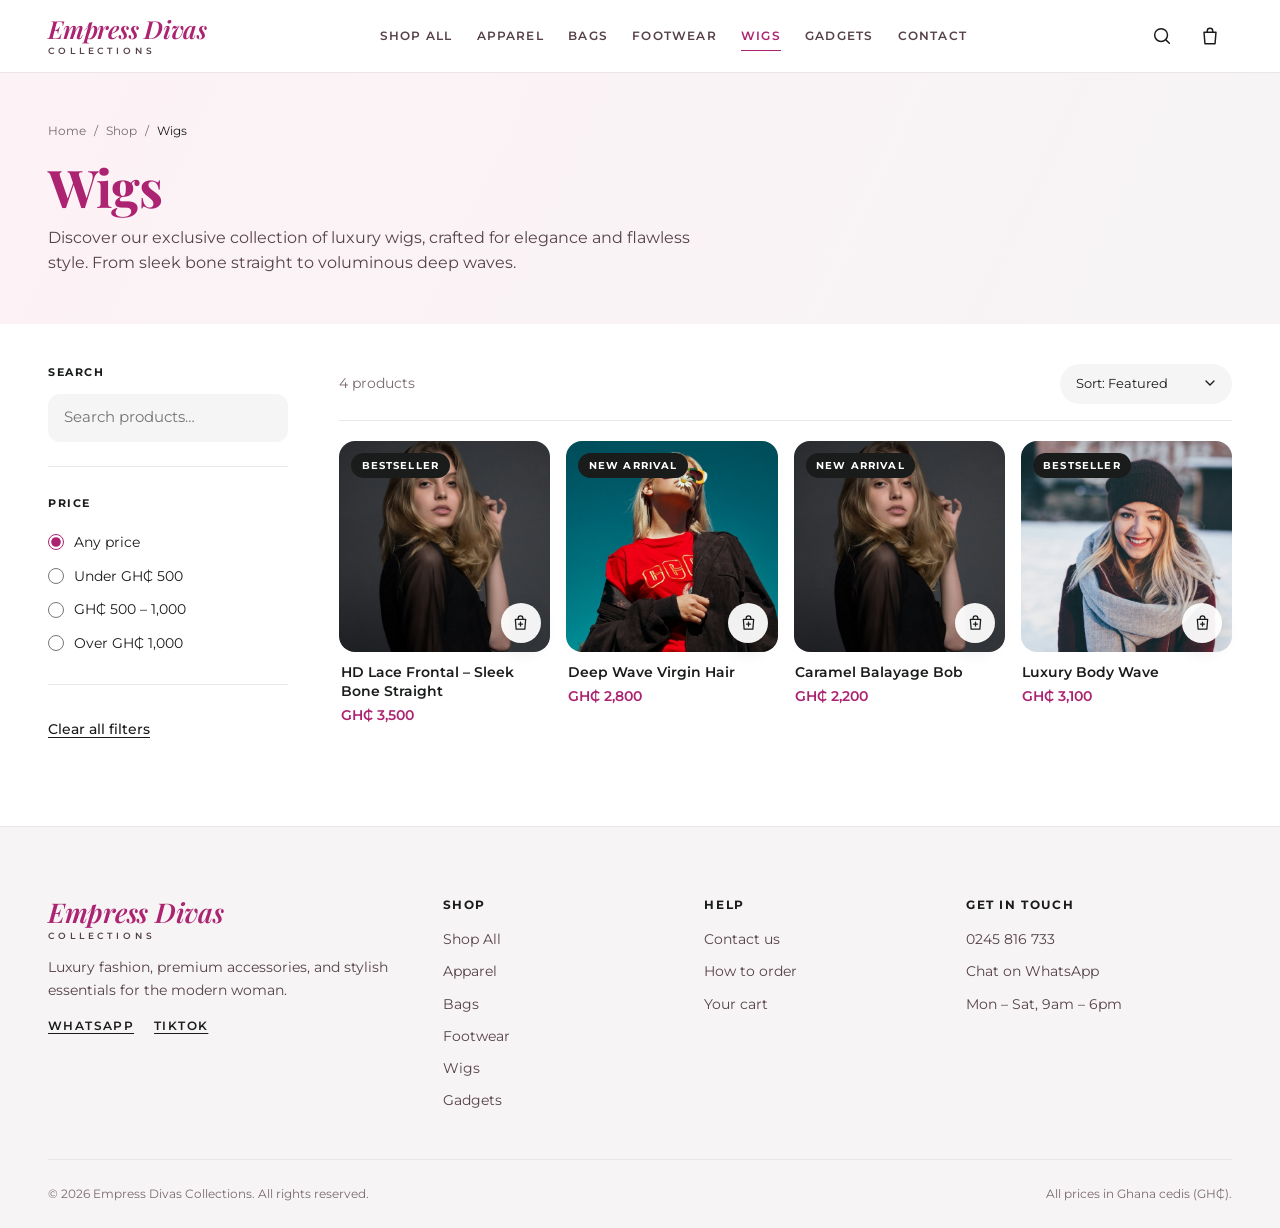
<file: wigsmain.html>
<!DOCTYPE html>
<html lang="en">
  <head>
    <meta charset="UTF-8" />
    <meta name="viewport" content="width=device-width, initial-scale=1.0" />
    <title>Wigs | Empress Divas Collections</title>
    <meta name="description" content="Discover our exclusive collection of luxury wigs, crafted for elegance and flawless style. From sleek bone straight to voluminous deep waves." />
    <link rel="icon" href="favicon.ico" sizes="any" />
    <link rel="icon" type="image/png" sizes="32x32" href="Images/brand/favicon-32.png" />
    <link rel="apple-touch-icon" href="Images/brand/apple-touch-icon.png" />
    <link rel="manifest" href="site.webmanifest" />
    <meta property="og:type" content="website" />
    <meta property="og:site_name" content="Empress Divas Collections" />
    <meta property="og:title" content="Wigs | Empress Divas Collections" />
    <meta property="og:description" content="Discover our exclusive collection of luxury wigs, crafted for elegance and flawless style. From sleek bone straight to voluminous deep waves." />
    <meta property="og:url" content="https://empress-divas.netlify.app/wigsmain.html" />
    <meta property="og:image" content="https://empress-divas.netlify.app/Images/brand/share.jpg" />
    <meta property="og:image:width" content="1200" />
    <meta property="og:image:height" content="630" />
    <meta property="og:image:alt" content="Empress Divas Collections logo" />
    <meta name="twitter:card" content="summary_large_image" />
    <link rel="preconnect" href="https://fonts.googleapis.com" />
    <link rel="preconnect" href="https://fonts.gstatic.com" crossorigin />
    <link href="https://fonts.googleapis.com/css2?family=Montserrat:wght@400;500;600;700&family=Playfair+Display:ital,wght@0,600;0,700;1,600;1,700&display=swap" rel="stylesheet" />
    <link rel="stylesheet" href="styles.css" />
    <script>
      // Skip the splash before first paint if it already played this session.
      try {
        if (sessionStorage.getItem('empress_intro_shown')) document.documentElement.classList.add('no-intro');
      } catch (e) {}
    </script>
  </head>
  <body>
    <div class="site-intro" id="site-intro" aria-hidden="true">
      <div class="intro-drum-wrap">
        <div class="intro-drum">
          <div class="intro-tumbler">
            <img class="intro-item intro-item-outer" style="--a: 0deg" src="Images/intro/amber-tiered-ruffle-dress.jpeg" alt="" decoding="async" />
            <img class="intro-item intro-item-outer" style="--a: 36deg" src="Images/intro/mocha-kangaroo-satchel-bag.jpeg" alt="" decoding="async" />
            <img class="intro-item intro-item-outer" style="--a: 72deg" src="Images/intro/wine-floral-velvet-pointed-pumps.jpeg" alt="" decoding="async" />
            <img class="intro-item intro-item-outer" style="--a: 108deg" src="Images/intro/luxury-body-wave-wig.jpeg" alt="" decoding="async" />
            <img class="intro-item intro-item-outer" style="--a: 144deg" src="Images/intro/mcrhb.jpeg" alt="" decoding="async" />
            <img class="intro-item intro-item-outer" style="--a: 180deg" src="Images/intro/amber-tiered-ruffle-dress.jpeg" alt="" decoding="async" />
            <img class="intro-item intro-item-outer" style="--a: 216deg" src="Images/intro/mocha-kangaroo-satchel-bag.jpeg" alt="" decoding="async" />
            <img class="intro-item intro-item-outer" style="--a: 252deg" src="Images/intro/wine-floral-velvet-pointed-pumps.jpeg" alt="" decoding="async" />
            <img class="intro-item intro-item-outer" style="--a: 288deg" src="Images/intro/luxury-body-wave-wig.jpeg" alt="" decoding="async" />
            <img class="intro-item intro-item-outer" style="--a: 324deg" src="Images/intro/mcrhb.jpeg" alt="" decoding="async" />
            <img class="intro-item intro-item-inner" style="--a: 18deg" src="Images/intro/wine-floral-velvet-pointed-pumps.jpeg" alt="" decoding="async" />
            <img class="intro-item intro-item-inner" style="--a: 90deg" src="Images/intro/luxury-body-wave-wig.jpeg" alt="" decoding="async" />
            <img class="intro-item intro-item-inner" style="--a: 162deg" src="Images/intro/mcrhb.jpeg" alt="" decoding="async" />
            <img class="intro-item intro-item-inner" style="--a: 234deg" src="Images/intro/amber-tiered-ruffle-dress.jpeg" alt="" decoding="async" />
            <img class="intro-item intro-item-inner" style="--a: 306deg" src="Images/intro/mocha-kangaroo-satchel-bag.jpeg" alt="" decoding="async" />
          </div>
          <span class="intro-bubble" style="--x: 22%; --s: 10px; --d: 0.3s"></span>
          <span class="intro-bubble" style="--x: 38%; --s: 6px; --d: 0.7s"></span>
          <span class="intro-bubble" style="--x: 55%; --s: 12px; --d: 0.1s"></span>
          <span class="intro-bubble" style="--x: 68%; --s: 7px; --d: 0.9s"></span>
          <span class="intro-bubble" style="--x: 80%; --s: 9px; --d: 0.5s"></span>
          <span class="intro-bubble" style="--x: 46%; --s: 5px; --d: 1.2s"></span>
        </div>
      </div>
      <div class="site-intro-mark">
        <span class="site-intro-welcome">Welcome to</span>
        <span class="site-intro-word">Empress Divas</span>
        <span class="site-intro-rule"></span>
        <span class="site-intro-tag">Collections</span>
      </div>
    </div>

    <a class="skip-link" href="#main">Skip to content</a>

    <header class="site-header">
      <div class="container header-inner">
        <button class="icon-btn menu-toggle" type="button" aria-label="Open menu" aria-controls="mobile-nav" aria-expanded="false" data-drawer-open="mobile-nav">
          <span class="hamburger" aria-hidden="true"><span></span><span></span><span></span></span>
        </button>

        <a href="index.html" class="logo" aria-label="Empress Divas Collections, home">
          <span class="logo-word">Empress Divas</span>
          <span class="logo-sub">Collections</span>
        </a>

        <nav class="main-nav" aria-label="Main">
          <ul>
            <li><a href="shop.html">Shop All</a></li>
            <li><a href="products.html">Apparel</a></li>
            <li><a href="bag_mainpage.html">Bags</a></li>
            <li><a href="footwearmp.html">Footwear</a></li>
            <li><a href="wigsmain.html" aria-current="page">Wigs</a></li>
            <li><a href="gadgets.html">Gadgets</a></li>
            <li><a href="contact.html">Contact</a></li>
          </ul>
        </nav>

        <div class="header-actions">
          <button class="icon-btn" type="button" aria-label="Search" aria-controls="search-panel" aria-expanded="false" data-search-toggle>
            <svg class="icon" viewBox="0 0 24 24" fill="none" stroke="currentColor" stroke-width="1.6" stroke-linecap="round" stroke-linejoin="round" aria-hidden="true"><circle cx="11" cy="11" r="7"/><path d="m20 20-3.5-3.5"/></svg>
          </button>
          <a href="cart.html" class="icon-btn cart-btn" aria-label="Cart" data-cart-open>
            <svg class="icon" viewBox="0 0 24 24" fill="none" stroke="currentColor" stroke-width="1.6" stroke-linecap="round" stroke-linejoin="round" aria-hidden="true"><path d="M5.5 8h13l-1 12.5h-11L5.5 8Z"/><path d="M9 8V6.5a3 3 0 0 1 6 0V8"/></svg>
            <span class="cart-count" data-cart-count hidden>0</span>
          </a>
        </div>
      </div>

      <div class="search-panel" id="search-panel" hidden>
        <form class="container search-form" action="shop.html" role="search">
          <label class="visually-hidden" for="site-search">Search products</label>
          <input id="site-search" type="search" name="q" placeholder="Search dresses, bags, wigs…" autocomplete="off" />
          <button class="btn btn-primary" type="submit">Search</button>
        </form>
      </div>
    </header>

    <div class="drawer drawer-left" id="mobile-nav" aria-label="Menu">
      <div class="drawer-head">
        <span class="drawer-title">Menu</span>
        <button class="icon-btn" type="button" aria-label="Close menu" data-drawer-close><svg class="icon" viewBox="0 0 24 24" fill="none" stroke="currentColor" stroke-width="1.6" stroke-linecap="round" stroke-linejoin="round" aria-hidden="true"><path d="M6 6l12 12M18 6 6 18"/></svg></button>
      </div>
      <nav class="drawer-body mobile-nav" aria-label="Mobile">
        <ul>
          <li><a href="shop.html">Shop All</a></li>
          <li><a href="products.html">Apparel</a></li>
          <li><a href="bag_mainpage.html">Bags</a></li>
          <li><a href="footwearmp.html">Footwear</a></li>
          <li><a href="wigsmain.html" aria-current="page">Wigs</a></li>
          <li><a href="gadgets.html">Gadgets</a></li>
          <li><a href="contact.html">Contact</a></li>
        </ul>
      </nav>
      <div class="drawer-foot mobile-nav-foot">
        <p class="mobile-nav-note">Order easily on WhatsApp &middot; Pickup or delivery</p>
        <a href="https://wa.me/233505458432" target="_blank" rel="noopener"><svg class="icon" viewBox="0 0 24 24" fill="none" stroke="currentColor" stroke-width="1.6" stroke-linecap="round" stroke-linejoin="round" aria-hidden="true"><path d="M20 11.5a8 8 0 0 1-11.7 7.1L4 20l1.3-4.1A8 8 0 1 1 20 11.5Z"/><path d="M9 10h6M9 13.5h4"/></svg> Chat on WhatsApp</a>
        <a href="tel:0245816733"><svg class="icon" viewBox="0 0 24 24" fill="none" stroke="currentColor" stroke-width="1.6" stroke-linecap="round" stroke-linejoin="round" aria-hidden="true"><path d="M5 4h3.5l2 5-2.4 1.6a11 11 0 0 0 5.3 5.3L15 13.5l5 2V19a2 2 0 0 1-2.2 2A16.5 16.5 0 0 1 3 6.2 2 2 0 0 1 5 4Z"/></svg> 0245 816 733</a>
      </div>
    </div>

    <div class="scrim" data-scrim></div>

    <main id="main" data-listing="" data-category="wigs">
      <section class="page-hero">
        <div class="container">
          <nav class="breadcrumb" aria-label="Breadcrumb"><a href="index.html">Home</a><span aria-hidden="true">/</span><a href="shop.html">Shop</a><span aria-hidden="true">/</span><span aria-current="page">Wigs</span></nav>
          <h1>Wigs</h1>
          <p>Discover our exclusive collection of luxury wigs, crafted for elegance and flawless style. From sleek bone straight to voluminous deep waves.</p>
        </div>
      </section>

      <section class="container listing">
        <aside class="filters drawer drawer-left" id="filters" aria-label="Filters">
          <div class="drawer-head filters-head">
            <span class="drawer-title">Filters</span>
            <button class="icon-btn" type="button" aria-label="Close filters" data-drawer-close><svg class="icon" viewBox="0 0 24 24" fill="none" stroke="currentColor" stroke-width="1.6" stroke-linecap="round" stroke-linejoin="round" aria-hidden="true"><path d="M6 6l12 12M18 6 6 18"/></svg></button>
          </div>
          <div class="drawer-body" data-filters></div>
          <div class="drawer-foot filters-foot">
            <button class="btn btn-primary btn-block" type="button" data-drawer-close data-results-btn>Show results</button>
          </div>
        </aside>

        <div class="listing-main">
          <div class="toolbar">
            <p class="result-count" data-result-count aria-live="polite"></p>
            <div class="toolbar-actions">
              <button class="btn btn-outline btn-sm filters-toggle" type="button" aria-controls="filters" aria-expanded="false" data-drawer-open="filters"><svg class="icon" viewBox="0 0 24 24" fill="none" stroke="currentColor" stroke-width="1.6" stroke-linecap="round" stroke-linejoin="round" aria-hidden="true"><path d="M4 6h16M7 12h10M10 18h4"/></svg> Filters</button>
              <label class="sort">
                <span class="visually-hidden">Sort products</span>
                <select data-sort>
                  <option value="featured">Sort: Featured</option>
                  <option value="price-asc">Price: Low to high</option>
                  <option value="price-desc">Price: High to low</option>
                  <option value="name">Name: A – Z</option>
                </select>
              </label>
            </div>
          </div>
          <div class="active-filters" data-active-filters></div>
          <div class="product-grid product-grid-listing" data-listing-grid></div>
        </div>
      </section>
    </main>

    <footer class="site-footer">
      <div class="container footer-grid">
        <div class="footer-brand">
          <a href="index.html" class="logo logo-footer">
            <span class="logo-word">Empress Divas</span>
            <span class="logo-sub">Collections</span>
          </a>
          <p>Luxury fashion, premium accessories, and stylish essentials for the modern woman.</p>
          <div class="footer-social">
            <a href="https://wa.me/233505458432" target="_blank" rel="noopener">WhatsApp</a>
            <a href="#">TikTok</a>
          </div>
        </div>

        <div>
          <h2 class="footer-heading">Shop</h2>
          <ul class="footer-list">
            <li><a href="shop.html">Shop All</a></li>
            <li><a href="products.html">Apparel</a></li>
            <li><a href="bag_mainpage.html">Bags</a></li>
            <li><a href="footwearmp.html">Footwear</a></li>
            <li><a href="wigsmain.html">Wigs</a></li>
            <li><a href="gadgets.html">Gadgets</a></li>
          </ul>
        </div>

        <div>
          <h2 class="footer-heading">Help</h2>
          <ul class="footer-list">
            <li><a href="contact.html">Contact us</a></li>
            <li><a href="contact.html#how-to-order">How to order</a></li>
            <li><a href="cart.html">Your cart</a></li>
          </ul>
        </div>

        <div>
          <h2 class="footer-heading">Get in touch</h2>
          <ul class="footer-list">
            <li><a href="tel:0245816733">0245 816 733</a></li>
            <li><a href="https://wa.me/233505458432" target="_blank" rel="noopener">Chat on WhatsApp</a></li>
            <li>Mon – Sat, 9am – 6pm</li>
          </ul>
        </div>
      </div>

      <div class="container footer-bottom">
        <p>&copy; <span data-year>2026</span> Empress Divas Collections. All rights reserved.</p>
        <p>All prices in Ghana cedis (GH₵).</p>
      </div>
    </footer>

    <script src="products-data.js"></script>
    <script src="script.js"></script>
  </body>
</html>
</file>
<file: styles.css>
/* Empress Divas Collections — storefront styles (see DESIGN.md) */

:root {
  --ink: #1a1c1c;
  --ink-soft: #564149;
  --muted: #7a6a70;
  --line: #ece6e9;
  --surface: #ffffff;
  --surface-alt: #f6f4f5;
  --pink: #ac2471;
  --pink-bright: #ff69b4;
  --pink-soft: #ffd8e6;
  --pink-wash: #fdf2f6;
  --whatsapp: #128c4a;
  --whatsapp-dark: #0e723c;
  --success: #1d7a46;
  --error: #ba1a1a;

  --font-display: 'Playfair Display', Georgia, serif;
  --font-body: 'Montserrat', system-ui, -apple-system, 'Segoe UI', sans-serif;

  --radius-sm: 0.5rem;
  --radius-md: 0.75rem;
  --radius-lg: 1rem;
  --radius-xl: 1.5rem;
  --radius-full: 9999px;

  --gutter: clamp(20px, 4vw, 48px);
  --header-h: 72px;
  --shadow-soft: 0 20px 50px rgba(26, 28, 28, 0.06);
  --shadow-hover: 0 24px 50px rgba(172, 36, 113, 0.1);
  --ease: cubic-bezier(0.2, 0.7, 0.3, 1);
}

/* ---------- Base ---------- */
*, *::before, *::after { box-sizing: border-box; }

html {
  scroll-behavior: smooth;
  scroll-padding-top: calc(var(--header-h) + 16px);
  -webkit-text-size-adjust: 100%;
}

html.scroll-locked { overflow: hidden; }

body {
  margin: 0;
  font-family: var(--font-body);
  font-size: 1rem;
  line-height: 1.6;
  color: var(--ink);
  background: var(--surface);
  -webkit-font-smoothing: antialiased;
}

img { display: block; max-width: 100%; }
a { color: inherit; text-decoration: none; }
button, input, select, textarea { font: inherit; color: inherit; }
button { cursor: pointer; }
input, select, textarea { accent-color: var(--pink); }

h1, h2, h3 {
  margin: 0 0 0.75rem;
  font-family: var(--font-display);
  font-weight: 700;
  line-height: 1.15;
  letter-spacing: -0.02em;
}

p { margin: 0 0 1rem; }

:focus-visible {
  outline: 2px solid var(--pink);
  outline-offset: 2px;
}

.container {
  width: min(1240px, 100% - 2 * var(--gutter));
  margin-inline: auto;
}

.visually-hidden {
  position: absolute !important;
  width: 1px;
  height: 1px;
  overflow: hidden;
  clip: rect(0 0 0 0);
  white-space: nowrap;
}

.skip-link {
  position: absolute;
  left: 1rem;
  top: -100px;
  z-index: 2000;
  padding: 0.75rem 1rem;
  background: var(--ink);
  color: #fff;
  border-radius: var(--radius-sm);
}
.skip-link:focus { top: 1rem; }

.icon {
  width: 22px;
  height: 22px;
  flex-shrink: 0;
}

[hidden] { display: none !important; }

/* ---------- Buttons ---------- */
.btn {
  display: inline-flex;
  align-items: center;
  justify-content: center;
  gap: 0.55rem;
  min-height: 46px;
  padding: 0.75rem 1.6rem;
  border: 1px solid transparent;
  border-radius: var(--radius-full);
  background: transparent;
  font-size: 0.78rem;
  font-weight: 600;
  letter-spacing: 0.1em;
  text-transform: uppercase;
  line-height: 1.2;
  text-align: center;
  transition: background 0.2s ease, color 0.2s ease, border-color 0.2s ease, transform 0.2s ease;
}
.btn .icon { width: 18px; height: 18px; }
.btn:active { transform: scale(0.98); }

.btn-primary { background: var(--ink); color: #fff; }
.btn-primary:hover { background: var(--pink); }

.btn-outline { border-color: var(--ink); color: var(--ink); }
.btn-outline:hover { background: var(--ink); color: #fff; }

.btn-light { background: #fff; color: var(--ink); }
.btn-light:hover { background: var(--pink-soft); }

.btn-whatsapp { background: var(--whatsapp); color: #fff; }
.btn-whatsapp:hover { background: var(--whatsapp-dark); }

.btn-link {
  min-height: 0;
  padding: 0.5rem 0;
  border: 0;
  text-transform: none;
  letter-spacing: 0;
  font-size: 0.88rem;
  font-weight: 500;
  text-decoration: underline;
  text-underline-offset: 3px;
}
.btn-link:hover { color: var(--pink); }

.btn-sm { min-height: 40px; padding: 0.5rem 1rem; font-size: 0.7rem; }
.btn-lg { min-height: 52px; padding: 0.95rem 2rem; font-size: 0.8rem; }
.btn-block { width: 100%; }

.btn.is-added { background: var(--ink); border-color: var(--ink); color: #fff; }
.btn-primary.is-added { background: var(--success); }

.link-btn {
  padding: 0;
  border: 0;
  background: none;
  color: var(--muted);
  font-size: 0.8rem;
  text-decoration: underline;
  text-underline-offset: 3px;
}
.link-btn:hover { color: var(--pink); }

.link-arrow {
  display: inline-flex;
  align-items: center;
  gap: 0.4rem;
  font-size: 0.75rem;
  font-weight: 600;
  letter-spacing: 0.1em;
  text-transform: uppercase;
  white-space: nowrap;
}
.link-arrow .icon { width: 16px; height: 16px; transition: transform 0.2s ease; }
.link-arrow:hover { color: var(--pink); }
.link-arrow:hover .icon { transform: translateX(3px); }
.link-back .icon { transform: rotate(180deg); }
.link-back:hover .icon { transform: rotate(180deg) translateX(3px); }

.icon-btn {
  position: relative;
  display: inline-flex;
  align-items: center;
  justify-content: center;
  width: 44px;
  height: 44px;
  padding: 0;
  border: 0;
  border-radius: var(--radius-full);
  background: transparent;
  color: var(--ink);
  transition: background 0.2s ease, color 0.2s ease;
}
.icon-btn:hover { background: var(--pink-wash); color: var(--pink); }

/* ---------- Header ---------- */
.site-header {
  position: sticky;
  top: 0;
  z-index: 1000;
  background: rgba(255, 255, 255, 0.96);
  backdrop-filter: blur(12px);
  border-bottom: 1px solid var(--line);
}

.header-inner {
  display: grid;
  grid-template-columns: auto 1fr auto;
  align-items: center;
  gap: 1.5rem;
  min-height: var(--header-h);
}

.menu-toggle { display: none; }

.logo {
  display: inline-flex;
  flex-direction: column;
  line-height: 1;
  white-space: nowrap;
}
.logo-word {
  font-family: var(--font-display);
  font-style: italic;
  font-weight: 600;
  font-size: 1.55rem;
  color: var(--pink);
  letter-spacing: -0.01em;
}
.logo-sub {
  margin-top: 0.3rem;
  font-size: 0.58rem;
  font-weight: 600;
  letter-spacing: 0.42em;
  text-transform: uppercase;
  color: var(--ink-soft);
}

.main-nav ul {
  display: flex;
  justify-content: center;
  gap: clamp(1rem, 1.9vw, 2rem);
  margin: 0;
  padding: 0;
  list-style: none;
}
.main-nav a {
  position: relative;
  display: block;
  padding: 0.5rem 0;
  font-size: 0.74rem;
  font-weight: 600;
  letter-spacing: 0.1em;
  text-transform: uppercase;
  white-space: nowrap;
  color: var(--ink-soft);
  transition: color 0.2s ease;
}
.main-nav a::after {
  content: "";
  position: absolute;
  left: 0;
  right: 0;
  bottom: 0.15rem;
  height: 1.5px;
  background: currentColor;
  transform: scaleX(0);
  transform-origin: left;
  transition: transform 0.25s var(--ease);
}
.main-nav a:hover,
.main-nav a[aria-current="page"] { color: var(--pink); }
.main-nav a:hover::after,
.main-nav a[aria-current="page"]::after { transform: scaleX(1); }

.header-actions {
  display: flex;
  align-items: center;
  justify-content: flex-end;
  gap: 0.25rem;
}

.cart-count {
  position: absolute;
  top: 3px;
  right: 1px;
  min-width: 18px;
  height: 18px;
  padding: 0 5px;
  border-radius: var(--radius-full);
  background: var(--pink);
  color: #fff;
  font-size: 0.62rem;
  font-weight: 700;
  line-height: 18px;
  text-align: center;
}

.search-panel {
  border-top: 1px solid var(--line);
  background: #fff;
  padding: 1rem 0;
  animation: slideDown 0.22s var(--ease);
}
.search-form {
  display: flex;
  gap: 0.75rem;
}
.search-form input { flex: 1; }

.hamburger {
  position: relative;
  display: block;
  width: 22px;
  height: 16px;
}
.hamburger span {
  position: absolute;
  left: 0;
  width: 100%;
  height: 2px;
  border-radius: 2px;
  background: currentColor;
}
.hamburger span:nth-child(1) { top: 0; }
.hamburger span:nth-child(2) { top: 7px; width: 70%; }
.hamburger span:nth-child(3) { top: 14px; }

/* ---------- Drawers ---------- */
.drawer {
  position: fixed;
  top: 0;
  bottom: 0;
  z-index: 1100;
  display: flex;
  flex-direction: column;
  width: min(400px, 88vw);
  background: #fff;
  box-shadow: 0 0 60px rgba(26, 28, 28, 0.18);
  visibility: hidden;
  transition: transform 0.32s var(--ease), visibility 0s linear 0.32s;
}
.drawer-left { left: 0; transform: translateX(-100%); }
.drawer-right { right: 0; transform: translateX(100%); }
.drawer.is-open {
  visibility: visible;
  transform: translateX(0);
  transition: transform 0.32s var(--ease);
}

.drawer-head {
  display: flex;
  align-items: center;
  justify-content: space-between;
  gap: 1rem;
  padding: 0.75rem 0.75rem 0.75rem 1.25rem;
  border-bottom: 1px solid var(--line);
}
.drawer-title {
  font-size: 0.78rem;
  font-weight: 700;
  letter-spacing: 0.12em;
  text-transform: uppercase;
}
.drawer-count { color: var(--muted); font-weight: 500; }
.drawer-body {
  flex: 1;
  overflow-y: auto;
  padding: 0.5rem 1.25rem 1.25rem;
}
.drawer-foot {
  display: grid;
  gap: 0.6rem;
  padding: 1.25rem;
  border-top: 1px solid var(--line);
}
.drawer-foot:empty { display: none; }

.scrim {
  position: fixed;
  inset: 0;
  z-index: 1050;
  background: rgba(26, 28, 28, 0.45);
  opacity: 0;
  visibility: hidden;
  transition: opacity 0.3s ease, visibility 0s linear 0.3s;
}
.scrim.is-open {
  opacity: 1;
  visibility: visible;
  transition: opacity 0.3s ease;
}

.mobile-nav ul { margin: 0; padding: 0; list-style: none; }
.mobile-nav a {
  display: flex;
  align-items: center;
  justify-content: space-between;
  padding: 1rem 0;
  border-bottom: 1px solid var(--line);
  font-size: 0.88rem;
  font-weight: 600;
  letter-spacing: 0.08em;
  text-transform: uppercase;
}
.mobile-nav a[aria-current="page"] { color: var(--pink); }
.mobile-nav-foot a {
  display: flex;
  align-items: center;
  gap: 0.75rem;
  padding: 0.4rem 0;
  font-size: 0.9rem;
  color: var(--ink-soft);
}
.mobile-nav-foot .icon { color: var(--pink); }
.mobile-nav-note {
  margin: 0 0 0.25rem;
  font-size: 0.72rem;
  letter-spacing: 0.06em;
  color: var(--muted);
}

/* ---------- Shared section bits ---------- */
.section { padding: clamp(3.5rem, 7vw, 6rem) 0; }
.section-tint { background: var(--surface-alt); }

.section-head {
  display: flex;
  align-items: flex-end;
  justify-content: space-between;
  gap: 1rem;
  margin-bottom: 2rem;
}
.section-head h2 { margin: 0; font-size: clamp(1.75rem, 3vw, 2.5rem); }
.section-head-center { justify-content: center; text-align: center; }

.eyebrow {
  margin: 0 0 0.6rem;
  font-size: 0.7rem;
  font-weight: 700;
  letter-spacing: 0.22em;
  text-transform: uppercase;
  color: var(--pink);
}

.card {
  background: #fff;
  border-radius: var(--radius-lg);
  box-shadow: var(--shadow-soft);
  padding: clamp(1.25rem, 3vw, 2rem);
}

.badge {
  position: absolute;
  top: 0.75rem;
  left: 0.75rem;
  z-index: 2;
  padding: 0.3rem 0.65rem;
  border-radius: var(--radius-full);
  background: var(--ink);
  color: #fff;
  font-size: 0.6rem;
  font-weight: 700;
  letter-spacing: 0.12em;
  text-transform: uppercase;
  pointer-events: none;
}
.badge-sale { background: var(--pink); }

.img-placeholder {
  display: grid;
  place-items: center;
  width: 100%;
  height: 100%;
  background: linear-gradient(135deg, #f6e3ec, #efe9ee);
  color: var(--pink);
  font-family: var(--font-display);
  font-style: italic;
  font-size: 3rem;
}

.breadcrumb {
  display: flex;
  flex-wrap: wrap;
  align-items: center;
  gap: 0.5rem;
  margin-bottom: 1rem;
  font-size: 0.78rem;
  color: var(--muted);
}
.breadcrumb a:hover { color: var(--pink); }
.breadcrumb [aria-current] { color: var(--ink); }

/* ---------- Hero ---------- */
/* The background tint follows whichever product is in the centre of the carousel. */
.hero {
  --hero-ease: cubic-bezier(0.4, 0, 0.2, 1);
  --hero-ms: 650ms;
  background-color: var(--hero-bg, var(--pink-wash));
  transition: background-color var(--hero-ms) var(--hero-ease);
  padding: clamp(2.5rem, 6vw, 5rem) 0;
  overflow: hidden;
}
.hero-inner {
  display: grid;
  grid-template-columns: 1.05fr 1fr;
  align-items: center;
  gap: clamp(2rem, 5vw, 4rem);
}
.hero h1 {
  font-size: clamp(2.4rem, 5vw, 4rem);
  line-height: 1.05;
  margin-bottom: 1.25rem;
}
.hero-lead {
  max-width: 34rem;
  font-size: 1.05rem;
  color: var(--ink-soft);
  margin-bottom: 2rem;
}
.hero-actions { display: flex; flex-wrap: wrap; gap: 0.75rem; }

.hero-copy > * { animation: fadeUp 0.7s var(--ease) both; }
.hero-copy > :nth-child(2) { animation-delay: 0.08s; }
.hero-copy > :nth-child(3) { animation-delay: 0.16s; }
.hero-copy > :nth-child(4) { animation-delay: 0.24s; }

.hero-media {
  display: flex;
  flex-direction: column;
  gap: 1.25rem;
  animation: fadeUp 0.8s var(--ease) 0.15s both;
}
.hero-stage {
  position: relative;
  height: clamp(340px, 42vw, 540px);
}

/* Each product card takes one of four places: centre, left, right, or tucked behind. */
.hero-slide {
  position: absolute;
  aspect-ratio: 3 / 4;
  overflow: hidden;
  border-radius: var(--radius-xl);
  background: var(--surface-alt);
  box-shadow: 0 24px 50px rgba(26, 28, 28, 0.14);
  transform: translateX(-50%);
  transition:
    filter var(--hero-ms) var(--hero-ease),
    opacity var(--hero-ms) var(--hero-ease),
    left var(--hero-ms) var(--hero-ease),
    bottom var(--hero-ms) var(--hero-ease),
    height var(--hero-ms) var(--hero-ease);
  will-change: filter, opacity;
}
.hero-slide img { width: 100%; height: 100%; object-fit: cover; }
.hero-slide[data-role="center"] { left: 50%; bottom: 0; height: 92%; z-index: 20; }
.hero-slide[data-role="left"],
.hero-slide[data-role="right"] {
  bottom: 10%;
  height: 46%;
  z-index: 10;
  filter: blur(2px);
  opacity: 0.85;
  cursor: pointer;
}
.hero-slide[data-role="left"] { left: 15%; }
.hero-slide[data-role="right"] { left: 85%; }
.hero-slide[data-role="back"] {
  left: 50%;
  bottom: 10%;
  height: 38%;
  z-index: 5;
  filter: blur(4px);
  pointer-events: none;
}

.hero-controls {
  display: flex;
  align-items: center;
  justify-content: space-between;
  gap: 1rem;
}
.hero-chip {
  display: flex;
  flex-direction: column;
  min-width: 0;
  padding: 0.65rem 1.1rem;
  border-radius: var(--radius-lg);
  background: rgba(255, 255, 255, 0.95);
  box-shadow: var(--shadow-soft);
  line-height: 1.3;
}
.hero-chip span { font-size: 0.72rem; color: var(--muted); }
.hero-chip strong { font-size: 0.95rem; color: var(--pink); }
.hero-nav { display: flex; gap: 0.75rem; flex-shrink: 0; }
.hero-arrow {
  display: inline-flex;
  align-items: center;
  justify-content: center;
  width: 52px;
  height: 52px;
  border: 2px solid var(--ink);
  border-radius: var(--radius-full);
  background: transparent;
  color: var(--ink);
  cursor: pointer;
  transition: transform 150ms, background-color 150ms;
}
.hero-arrow:hover { transform: scale(1.08); background: rgba(255, 255, 255, 0.6); }
.hero-arrow .icon { width: 22px; height: 22px; }

/* ---------- Scroll reveal (homepage) ---------- */
/* script.js adds .reveal, so without JavaScript everything simply shows. */
/* An animation rather than a transition, so cards keep their own hover effects. */
.reveal:not(.is-visible) { opacity: 0; }
.reveal.is-visible { animation: fadeUp 0.7s var(--ease) var(--reveal-delay, 0s) backwards; }

/* ---------- Perks ---------- */
.perks { border-bottom: 1px solid var(--line); }
.perks-list {
  display: grid;
  grid-template-columns: repeat(4, 1fr);
  gap: 1rem;
  margin-block: 0;
  padding: 1.5rem 0;
  list-style: none;
}
.perks-list li {
  display: flex;
  align-items: center;
  gap: 0.85rem;
}
.perks-list .icon { width: 28px; height: 28px; color: var(--pink); }
.perks-list strong { display: block; font-size: 0.84rem; font-weight: 600; }
.perks-list span { display: block; font-size: 0.76rem; color: var(--muted); }

/* ---------- Categories ---------- */
.category-grid {
  display: grid;
  grid-template-columns: repeat(5, minmax(0, 1fr));
  gap: 1rem;
}
.category-tile { display: block; }
.category-media {
  display: block;
  aspect-ratio: 4 / 5;
  overflow: hidden;
  border-radius: var(--radius-lg);
  background: var(--surface-alt);
}
.category-media img {
  width: 100%;
  height: 100%;
  object-fit: cover;
  transition: transform 0.5s var(--ease);
}
.category-tile:hover .category-media img { transform: scale(1.05); }
.category-label { display: block; padding-top: 0.75rem; }
.category-label strong { display: block; font-size: 0.95rem; font-weight: 600; }
.category-label span { font-size: 0.76rem; color: var(--muted); }
.category-tile:hover strong { color: var(--pink); }

/* ---------- Product grid + card ---------- */
.product-grid {
  display: grid;
  grid-template-columns: repeat(4, minmax(0, 1fr));
  gap: 1.75rem 1rem;
}
.product-grid-listing { grid-template-columns: repeat(4, minmax(0, 1fr)); }

.product-card {
  position: relative;
  display: flex;
  flex-direction: column;
  min-width: 0;
}
.product-media-wrap {
  position: relative;
  transition: transform 0.3s var(--ease);
}
.product-media {
  display: block;
  aspect-ratio: 1 / 1;
  overflow: hidden;
  border-radius: var(--radius-lg);
  background: var(--surface-alt);
  transition: box-shadow 0.3s ease;
}
.product-media img {
  width: 100%;
  height: 100%;
  object-fit: cover;
  transition: transform 0.5s var(--ease);
}
.product-card:hover .product-media-wrap { transform: translateY(-3px); }
.product-card:hover .product-media { box-shadow: var(--shadow-hover); }
.product-card:hover .product-media img { transform: scale(1.04); }

/* Round quick-add button sitting on the photo */
.quick-add {
  position: absolute;
  right: 0.6rem;
  bottom: 0.6rem;
  z-index: 2;
  display: grid;
  place-items: center;
  width: 40px;
  height: 40px;
  padding: 0;
  border: 0;
  border-radius: 50%;
  background: rgba(255, 255, 255, 0.94);
  color: var(--ink);
  box-shadow: 0 6px 18px rgba(26, 28, 28, 0.14);
  transition: background 0.2s ease, color 0.2s ease, transform 0.2s ease;
}
.quick-add .icon { width: 19px; height: 19px; }
.quick-add:hover { background: var(--ink); color: #fff; transform: scale(1.06); }
.quick-add:active { transform: scale(0.94); }
.quick-add.is-added { background: var(--success); color: #fff; }

.product-info { padding: 0.7rem 0.1rem 0; }
.product-cat {
  display: inline-block;
  margin: 0 0 0.2rem;
  font-size: 0.6rem;
  font-weight: 600;
  letter-spacing: 0.14em;
  text-transform: uppercase;
  color: var(--muted);
}
/* On a single-category page the label just repeats the page title. */
main[data-category]:not([data-category="all"]) .product-cat { display: none; }
.product-name {
  margin: 0 0 0.2rem;
  font-family: var(--font-body);
  font-size: 0.86rem;
  font-weight: 600;
  line-height: 1.35;
  letter-spacing: 0;
  display: -webkit-box;
  -webkit-line-clamp: 2;
  -webkit-box-orient: vertical;
  overflow: hidden;
}
.product-name a:hover { color: var(--pink); }
.product-price { margin: 0; font-size: 0.88rem; font-weight: 600; color: var(--pink); }

/* ---------- Promo ---------- */
.promo {
  display: grid;
  grid-template-columns: 1fr 1fr;
  align-items: center;
  gap: clamp(2rem, 5vw, 4.5rem);
}
.promo-media {
  overflow: hidden;
  border-radius: var(--radius-xl);
  aspect-ratio: 1 / 1;
}
.promo-media img { width: 100%; height: 100%; object-fit: cover; }
.promo-copy h2 { font-size: clamp(2rem, 4vw, 3rem); }
.promo-copy p { color: var(--ink-soft); max-width: 30rem; }
.promo-copy .promo-price {
  font-family: var(--font-display);
  font-size: 1.6rem;
  font-weight: 700;
  color: var(--pink);
  margin-bottom: 1.5rem;
}

/* ---------- How to order ---------- */
.steps {
  display: grid;
  grid-template-columns: repeat(3, 1fr);
  gap: 1.25rem;
  margin: 0;
  padding: 0;
  list-style: none;
}
.step {
  padding: 2rem 1.5rem;
  border-radius: var(--radius-lg);
  background: var(--surface-alt);
  text-align: center;
}
.step-icon {
  display: inline-grid;
  place-items: center;
  width: 56px;
  height: 56px;
  margin-bottom: 1rem;
  border-radius: var(--radius-full);
  background: #fff;
  color: var(--pink);
}
.step h3 { font-family: var(--font-body); font-size: 1.05rem; font-weight: 600; letter-spacing: 0; margin-bottom: 0.4rem; }
.step p { margin: 0; font-size: 0.9rem; color: var(--muted); }

/* ---------- Help band ---------- */
.help-band { background: var(--ink); color: #fff; padding: clamp(2.5rem, 5vw, 3.5rem) 0; }
.help-band-inner {
  display: flex;
  align-items: center;
  justify-content: space-between;
  flex-wrap: wrap;
  gap: 1.5rem;
}
.help-band h2 { margin-bottom: 0.35rem; font-size: clamp(1.6rem, 3vw, 2.2rem); }
.help-band p { margin: 0; color: rgba(255, 255, 255, 0.75); }

/* ---------- Page hero (listing, contact, cart) ---------- */
.page-hero {
  background: linear-gradient(115deg, var(--pink-wash), var(--surface-alt));
  padding: clamp(2rem, 4vw, 3rem) 0;
}
.page-hero h1 {
  margin-bottom: 0.5rem;
  font-size: clamp(2.2rem, 4.5vw, 3.25rem);
  color: var(--pink);
}
.page-hero p { max-width: 42rem; margin: 0; color: var(--ink-soft); }
.page-hero-compact { padding: 1.75rem 0 1.5rem; }
.page-hero-compact h1 { margin: 0; }

/* ---------- Listing ---------- */
.listing {
  display: grid;
  grid-template-columns: 240px minmax(0, 1fr);
  gap: clamp(2rem, 4vw, 3.5rem);
  align-items: start;
  padding: 2.5rem 0 5rem;
}

@media (min-width: 1025px) {
  /* On desktop the filter drawer is a plain sidebar. */
  .filters.drawer {
    position: sticky;
    top: calc(var(--header-h) + 1.5rem);
    z-index: auto;
    width: auto;
    background: none;
    box-shadow: none;
    visibility: visible;
    transform: none;
    transition: none;
  }
  .filters .drawer-head,
  .filters .drawer-foot { display: none; }
  .filters .drawer-body { padding: 0; overflow: visible; }
  .filters-toggle { display: none !important; }
}

.filter-group {
  margin: 0 0 1.75rem;
  padding: 0 0 1.5rem;
  border: 0;
  border-bottom: 1px solid var(--line);
  min-width: 0;
}
.filter-group legend,
.filter-label {
  display: block;
  margin-bottom: 0.75rem;
  padding: 0;
  font-size: 0.7rem;
  font-weight: 700;
  letter-spacing: 0.14em;
  text-transform: uppercase;
  color: var(--ink);
}
.radio-row {
  display: flex;
  align-items: center;
  gap: 0.65rem;
  padding: 0.35rem 0;
  font-size: 0.88rem;
  cursor: pointer;
}
.radio-row input { width: 16px; height: 16px; margin: 0; }
.radio-row:hover { color: var(--pink); }
.filter-count { margin-left: auto; font-size: 0.75rem; color: var(--muted); }

.size-options { display: flex; flex-wrap: wrap; gap: 0.5rem; }
.size-option { position: relative; cursor: pointer; }
.size-option input {
  position: absolute;
  inset: 0;
  opacity: 0;
  cursor: pointer;
  margin: 0;
}
.size-option span {
  display: grid;
  place-items: center;
  min-width: 48px;
  height: 42px;
  padding: 0 0.75rem;
  border: 1px solid var(--line);
  border-radius: var(--radius-sm);
  font-size: 0.85rem;
  font-weight: 600;
  background: #fff;
  transition: border-color 0.15s ease, background 0.15s ease, color 0.15s ease;
}
.size-option:hover span { border-color: var(--ink); }
.size-option input:checked + span { background: var(--ink); border-color: var(--ink); color: #fff; }
.size-option input:focus-visible + span { outline: 2px solid var(--pink); outline-offset: 2px; }

.toolbar {
  display: flex;
  align-items: center;
  justify-content: space-between;
  gap: 1rem;
  padding-bottom: 1rem;
  margin-bottom: 1.25rem;
  border-bottom: 1px solid var(--line);
}
.result-count { margin: 0; font-size: 0.85rem; color: var(--muted); }
.toolbar-actions { display: flex; align-items: center; gap: 0.6rem; }
.filters-toggle .icon { width: 16px; height: 16px; }

.active-filters {
  display: flex;
  flex-wrap: wrap;
  gap: 0.5rem;
  margin-bottom: 1.5rem;
}
.chip {
  display: inline-flex;
  align-items: center;
  gap: 0.35rem;
  padding: 0.4rem 0.6rem 0.4rem 0.85rem;
  border: 0;
  border-radius: var(--radius-full);
  background: var(--pink-wash);
  color: var(--pink);
  font-size: 0.78rem;
  font-weight: 600;
}
.chip .icon { width: 14px; height: 14px; }
.chip:hover { background: var(--pink-soft); }

/* ---------- Forms ---------- */
.input,
.field input,
.field select,
.field textarea,
.search-form input,
.sort select {
  width: 100%;
  min-height: 46px;
  padding: 0.75rem 1rem;
  border: 0;
  border-bottom: 1px solid transparent;
  border-radius: var(--radius-md);
  background-color: #f5f5f5;
  font-size: 0.92rem;
  outline: none;
  transition: border-color 0.2s ease, box-shadow 0.2s ease, background-color 0.2s ease;
}
.input:focus,
.field input:focus,
.field select:focus,
.field textarea:focus,
.search-form input:focus,
.sort select:focus {
  background-color: #fff;
  border-bottom-color: var(--ink);
  box-shadow: 0 0 0 2px var(--pink-soft);
}
.field select,
.sort select {
  appearance: none;
  padding-right: 2.5rem;
  background-image: url("data:image/svg+xml,%3Csvg xmlns='http://www.w3.org/2000/svg' viewBox='0 0 24 24' fill='none' stroke='%231a1c1c' stroke-width='2' stroke-linecap='round'%3E%3Cpath d='m6 9 6 6 6-6'/%3E%3C/svg%3E");
  background-repeat: no-repeat;
  background-position: right 0.9rem center;
  background-size: 16px;
  cursor: pointer;
}
.sort select { min-height: 40px; padding-block: 0.5rem; font-size: 0.82rem; border-radius: var(--radius-full); }
.field textarea { resize: vertical; min-height: 110px; }

.field {
  display: grid;
  gap: 0.4rem;
  margin: 0 0 1rem;
  padding: 0;
  border: 0;
  min-width: 0;
}
.field label,
.field legend {
  padding: 0;
  margin-bottom: 0.1rem;
  font-size: 0.7rem;
  font-weight: 700;
  letter-spacing: 0.1em;
  text-transform: uppercase;
  color: var(--ink-soft);
}
.optional { text-transform: none; letter-spacing: 0; font-weight: 400; color: var(--muted); }

.form-grid {
  display: grid;
  grid-template-columns: repeat(2, minmax(0, 1fr));
  gap: 0 1rem;
}
.field-full { grid-column: 1 / -1; }

.segmented {
  display: grid;
  grid-template-columns: 1fr 1fr;
  gap: 0.5rem;
}
.field .segmented label { position: relative; cursor: pointer; margin: 0; }
.segmented input { position: absolute; opacity: 0; inset: 0; margin: 0; cursor: pointer; }
.segmented span {
  display: block;
  padding: 0.7rem;
  border: 1px solid var(--line);
  border-radius: var(--radius-md);
  text-align: center;
  font-size: 0.85rem;
  font-weight: 600;
  letter-spacing: 0;
  text-transform: none;
  color: var(--ink);
  transition: all 0.15s ease;
}
.segmented input:checked + span { background: var(--ink); border-color: var(--ink); color: #fff; }
.segmented input:focus-visible + span { outline: 2px solid var(--pink); outline-offset: 2px; }

.form-error { margin: 0; font-size: 0.85rem; color: var(--error); }
.fine-print { margin: 0.75rem 0 0; font-size: 0.76rem; color: var(--muted); text-align: center; }

.qty {
  display: inline-flex;
  align-items: center;
  height: 44px;
  border: 1px solid var(--line);
  border-radius: var(--radius-full);
  background: #fff;
}
.qty button {
  display: grid;
  place-items: center;
  width: 40px;
  height: 100%;
  padding: 0;
  border: 0;
  border-radius: var(--radius-full);
  background: none;
}
.qty button:hover { color: var(--pink); }
.qty button .icon { width: 16px; height: 16px; }
.qty input {
  width: 2.25rem;
  padding: 0;
  border: 0;
  background: none;
  text-align: center;
  font-weight: 600;
  -moz-appearance: textfield;
}
.qty input::-webkit-outer-spin-button,
.qty input::-webkit-inner-spin-button { -webkit-appearance: none; margin: 0; }

/* ---------- Product detail ---------- */
.product-page { padding: 1.5rem 0 4.5rem; }
.loading { color: var(--muted); padding: 4rem 0; text-align: center; }

.pdp {
  display: grid;
  grid-template-columns: 1.1fr 1fr;
  gap: clamp(2rem, 5vw, 4.5rem);
  align-items: start;
}
.pdp-gallery { position: sticky; top: calc(var(--header-h) + 1.5rem); }
.pdp-main {
  position: relative;
  aspect-ratio: 1 / 1;
  overflow: hidden;
  border-radius: var(--radius-xl);
  background: var(--surface-alt);
}
.pdp-main .badge { top: 1rem; left: 1rem; }
.pdp-main-img { width: 100%; height: 100%; object-fit: cover; }
.pdp-main .img-placeholder { font-size: 6rem; }
.pdp-thumbs { display: flex; gap: 0.75rem; margin-top: 0.75rem; }
.pdp-thumb {
  width: 76px;
  height: 76px;
  padding: 0;
  overflow: hidden;
  border: 2px solid transparent;
  border-radius: var(--radius-md);
  background: var(--surface-alt);
}
.pdp-thumb img { width: 100%; height: 100%; object-fit: cover; }
.pdp-thumb.is-active { border-color: var(--ink); }

.pdp-info .product-cat { color: var(--pink); margin-bottom: 0.5rem; }
.pdp-info h1 { font-size: clamp(1.9rem, 3.2vw, 2.6rem); margin-bottom: 0.6rem; }
.pdp-price { font-size: 1.5rem; font-weight: 600; color: var(--pink); margin-bottom: 0.6rem; }
.stock-pill {
  display: inline-flex;
  align-items: center;
  gap: 0.45rem;
  font-size: 0.8rem;
  font-weight: 600;
  color: var(--success);
}
.stock-pill span { width: 8px; height: 8px; border-radius: 50%; background: var(--success); }
.pdp-desc { color: var(--ink-soft); }

.pdp-form {
  display: grid;
  gap: 1rem;
  margin: 1.75rem 0 2rem;
  padding-top: 1.75rem;
  border-top: 1px solid var(--line);
}
.pdp-sizes { margin: 0; padding: 0; border: 0; min-width: 0; }
.pdp-sizes legend {
  margin-bottom: 0.75rem;
  padding: 0;
  font-size: 0.72rem;
  font-weight: 700;
  letter-spacing: 0.14em;
  text-transform: uppercase;
}
.pdp-size-picked { color: var(--pink); }
.pdp-sizes.has-error .size-option span { border-color: var(--error); }
.pdp-qty { display: flex; align-items: center; gap: 1rem; }
.pdp-qty .filter-label { margin: 0; }

.pdp-accordion details { border-top: 1px solid var(--line); }
.pdp-accordion details:last-child { border-bottom: 1px solid var(--line); }
.pdp-accordion summary {
  display: flex;
  justify-content: space-between;
  align-items: center;
  padding: 1rem 0;
  font-size: 0.76rem;
  font-weight: 700;
  letter-spacing: 0.12em;
  text-transform: uppercase;
  cursor: pointer;
  list-style: none;
}
.pdp-accordion summary::-webkit-details-marker { display: none; }
.pdp-accordion summary::after { content: "+"; font-size: 1.2rem; font-weight: 400; }
.pdp-accordion details[open] summary::after { content: "−"; }
.pdp-accordion p { margin: 0 0 1rem; font-size: 0.9rem; color: var(--ink-soft); }
.pdp-accordion a { text-decoration: underline; text-underline-offset: 2px; }

/* ---------- Cart (page + drawer) ---------- */
.cart-page { padding: 2rem 0 5rem; }
.cart-layout {
  display: grid;
  grid-template-columns: minmax(0, 1fr) 380px;
  gap: clamp(2rem, 4vw, 3.5rem);
  align-items: start;
}

.cart-lines-head,
.cart-line {
  display: grid;
  grid-template-columns: 96px minmax(0, 1fr) 140px 110px;
  grid-template-areas: "media info qty total";
  align-items: center;
  column-gap: 1.25rem;
}
.cart-lines-head {
  padding-bottom: 0.75rem;
  border-bottom: 1px solid var(--line);
  font-size: 0.68rem;
  font-weight: 700;
  letter-spacing: 0.14em;
  text-transform: uppercase;
  color: var(--muted);
}
.cart-lines-head span:first-child { grid-column: 1 / 3; }
.cart-lines-head span:nth-child(2) { text-align: center; }
.cart-lines-head span:last-child { text-align: right; }

.cart-line { padding: 1.25rem 0; border-bottom: 1px solid var(--line); row-gap: 0.75rem; }
.cart-line-media {
  grid-area: media;
  aspect-ratio: 1 / 1;
  overflow: hidden;
  border-radius: var(--radius-md);
  background: var(--surface-alt);
}
.cart-line-media img { width: 100%; height: 100%; object-fit: cover; }
.cart-line-media .img-placeholder { font-size: 1.6rem; }
.cart-line-info { grid-area: info; min-width: 0; }
.cart-line-info p { margin: 0; }
.cart-line-name { display: block; font-weight: 600; font-size: 0.93rem; line-height: 1.35; margin-bottom: 0.2rem; }
.cart-line-name:hover { color: var(--pink); }
.cart-line-meta { font-size: 0.8rem; color: var(--muted); }
.cart-line-info .cart-line-unit { font-size: 0.85rem; color: var(--ink-soft); margin-bottom: 0.35rem; }
.cart-line .qty { grid-area: qty; justify-self: center; }
.cart-line-total { grid-area: total; margin: 0; text-align: right; font-weight: 600; }

.cart-line-compact {
  grid-template-columns: 72px minmax(0, 1fr) auto;
  grid-template-areas:
    "media info info"
    "media qty total";
  column-gap: 1rem;
  align-items: start;
}
.cart-line-compact .qty { justify-self: start; height: 38px; }
.cart-line-compact .qty button { width: 34px; }
.cart-line-compact .cart-line-total { align-self: center; }

.link-back { margin-top: 1.5rem; }

.cart-summary { position: sticky; top: calc(var(--header-h) + 1.5rem); }
.cart-summary h2 { font-size: 1.5rem; margin-bottom: 1rem; }
.summary-row {
  display: flex;
  justify-content: space-between;
  gap: 1rem;
  padding: 0.45rem 0;
  font-size: 0.9rem;
}
.summary-row span:last-child { text-align: right; color: var(--ink-soft); }
.summary-total {
  margin-top: 0.5rem;
  padding-top: 1rem;
  border-top: 1px solid var(--line);
  font-size: 1rem;
  font-weight: 600;
}
.summary-total strong { font-size: 1.2rem; }
.drawer-foot .summary-total { margin: 0; padding: 0; border: 0; }
.drawer-foot .fine-print { margin: 0 0 0.25rem; text-align: left; }

.checkout-form {
  margin-top: 1.5rem;
  padding-top: 1.5rem;
  border-top: 1px solid var(--line);
}
.checkout-form h3 {
  font-family: var(--font-body);
  font-size: 0.78rem;
  font-weight: 700;
  letter-spacing: 0.14em;
  text-transform: uppercase;
  margin-bottom: 1rem;
}

.order-sent {
  display: grid;
  justify-items: center;
  gap: 0.5rem;
  margin-top: 1.5rem;
  padding-top: 1.5rem;
  border-top: 1px solid var(--line);
  text-align: center;
}
.order-sent > .icon {
  width: 44px;
  height: 44px;
  padding: 10px;
  border-radius: 50%;
  background: #e5f4ea;
  color: var(--success);
}
.order-sent h3 { font-size: 1.2rem; margin: 0.25rem 0 0; }
.order-sent p { font-size: 0.88rem; color: var(--ink-soft); }

.empty-state {
  grid-column: 1 / -1;
  display: grid;
  justify-items: center;
  gap: 0.25rem;
  padding: 3rem 1rem;
  text-align: center;
}
.empty-state p { margin: 0 0 0.5rem; color: var(--ink-soft); }
.empty-state > .icon { width: 44px; height: 44px; color: var(--muted); margin-bottom: 0.5rem; }
.empty-state-compact { padding: 3rem 0.5rem; }
.empty-state-page { padding: 4rem 1rem; }
.empty-state-page h1, .empty-state-page h2 { font-size: clamp(1.8rem, 3vw, 2.4rem); }
.empty-links {
  display: flex;
  flex-wrap: wrap;
  justify-content: center;
  gap: 0.5rem 1.25rem;
  margin-top: 1.5rem;
  font-size: 0.85rem;
}
.empty-links a { text-decoration: underline; text-underline-offset: 3px; color: var(--ink-soft); }
.empty-links a:hover { color: var(--pink); }

/* ---------- Contact ---------- */
.contact-layout {
  display: grid;
  grid-template-columns: 0.8fr 1.2fr;
  gap: clamp(1.5rem, 4vw, 3rem);
  align-items: start;
  padding: 3rem 0 2rem;
}
.contact-cards { display: grid; gap: 1rem; }
.contact-card {
  display: flex;
  align-items: center;
  gap: 1rem;
  padding: 1.25rem 1.5rem;
  border-radius: var(--radius-lg);
  background: var(--surface-alt);
  transition: transform 0.2s ease, background 0.2s ease;
}
a.contact-card:hover { transform: translateY(-2px); background: var(--pink-wash); }
.contact-icon {
  display: grid;
  place-items: center;
  width: 48px;
  height: 48px;
  flex-shrink: 0;
  border-radius: 50%;
  background: #fff;
  color: var(--pink);
}
.contact-card strong { display: block; font-size: 0.95rem; }
.contact-card span span { font-size: 0.88rem; color: var(--muted); }
.form-card h2 { font-size: clamp(1.6rem, 3vw, 2rem); margin-bottom: 0.25rem; }
.form-note { font-size: 0.88rem; color: var(--muted); margin-bottom: 1.5rem; }

/* ---------- Footer ---------- */
.site-footer {
  background: var(--surface-alt);
  border-top: 1px solid var(--line);
  padding-top: clamp(3rem, 6vw, 4.5rem);
  font-size: 0.88rem;
  color: var(--ink-soft);
}
.footer-grid {
  display: grid;
  grid-template-columns: 1.6fr 1fr 1fr 1.2fr;
  gap: 2.5rem;
}
.footer-brand p { max-width: 22rem; margin: 1rem 0; }
.logo-footer .logo-word { font-size: 1.7rem; }
.footer-social { display: flex; gap: 1.25rem; }
.footer-social a {
  font-size: 0.72rem;
  font-weight: 600;
  letter-spacing: 0.12em;
  text-transform: uppercase;
  color: var(--ink);
  text-decoration: underline;
  text-underline-offset: 3px;
}
.footer-heading {
  margin-bottom: 1rem;
  font-family: var(--font-body);
  font-size: 0.72rem;
  font-weight: 700;
  letter-spacing: 0.14em;
  text-transform: uppercase;
  color: var(--ink);
}
.footer-list { display: grid; gap: 0.6rem; margin: 0; padding: 0; list-style: none; }
.footer-list a:hover,
.footer-social a:hover { color: var(--pink); }
.footer-bottom {
  display: flex;
  flex-wrap: wrap;
  justify-content: space-between;
  gap: 0.5rem 1.5rem;
  margin-top: 3rem;
  padding: 1.5rem 0;
  border-top: 1px solid var(--line);
  font-size: 0.76rem;
  color: var(--muted);
}
.footer-bottom p { margin: 0; }

/* ---------- Responsive ---------- */
@media (max-width: 1180px) {
  .product-grid { grid-template-columns: repeat(3, minmax(0, 1fr)); }
  .category-grid { grid-template-columns: repeat(3, minmax(0, 1fr)); gap: 1.5rem 1rem; }
  .product-grid-listing { grid-template-columns: repeat(3, minmax(0, 1fr)); }
}

@media (max-width: 1024px) {
  :root { --header-h: 62px; }

  .header-inner {
    grid-template-columns: 1fr auto 1fr;
    gap: 0.5rem;
  }
  .menu-toggle { display: inline-flex; margin-left: -10px; }
  .main-nav { display: none; }
  .logo { align-items: center; }
  .logo-word { font-size: 1.3rem; }
  .logo-sub { font-size: 0.5rem; margin-top: 0.25rem; }
  .header-actions { margin-right: -10px; }

  .listing { grid-template-columns: minmax(0, 1fr); padding-top: 1.5rem; }
  .product-grid-listing { grid-template-columns: repeat(3, minmax(0, 1fr)); }
}

@media (max-width: 860px) {
  .hero-inner { grid-template-columns: 1fr; }
  .hero-stage { height: clamp(320px, 88vw, 460px); }
  .perks-list { grid-template-columns: repeat(2, 1fr); gap: 1.25rem 1rem; }
  .promo { grid-template-columns: 1fr; }
  .steps { grid-template-columns: 1fr; }
  .pdp { grid-template-columns: 1fr; }
  .pdp-gallery { position: static; }
  .cart-layout { grid-template-columns: 1fr; }
  .cart-summary { position: static; }
  .contact-layout { grid-template-columns: 1fr; }
  .footer-grid { grid-template-columns: 1fr 1fr; }
  .footer-brand { grid-column: 1 / -1; }
}

@media (max-width: 640px) {
  .product-grid,
  .product-grid-listing { grid-template-columns: repeat(2, minmax(0, 1fr)); gap: 1.5rem 0.75rem; }
  .category-grid { grid-template-columns: repeat(2, minmax(0, 1fr)); }
  .product-name { font-size: 0.82rem; }
  .product-info { padding-top: 0.6rem; }
  .quick-add { width: 36px; height: 36px; right: 0.45rem; bottom: 0.45rem; }
  .quick-add .icon { width: 17px; height: 17px; }
  .product-card .badge { top: 0.5rem; left: 0.5rem; font-size: 0.55rem; padding: 0.25rem 0.55rem; }

  .section-head { margin-bottom: 1.5rem; }
  .hero-actions .btn { flex: 1 1 100%; }
  .hero-slide[data-role="left"] { left: 17%; }
  .hero-slide[data-role="right"] { left: 83%; }
  .hero-arrow { width: 46px; height: 46px; }

  .toolbar { flex-wrap: wrap; }
  .toolbar-actions { width: 100%; }
  .toolbar-actions > * { flex: 1; }
  .sort select { width: 100%; }

  .cart-lines-head { display: none; }
  .cart-line {
    grid-template-columns: 80px minmax(0, 1fr) auto;
    grid-template-areas:
      "media info info"
      "media qty total";
    column-gap: 1rem;
    align-items: start;
  }
  .cart-line .qty { justify-self: start; }
  .cart-line-total { align-self: center; }

  .form-grid { grid-template-columns: 1fr; }
  .perks-list li { align-items: flex-start; }
  .perks-list .icon { width: 24px; height: 24px; }
}

@media (max-width: 420px) {
  .footer-grid { grid-template-columns: 1fr; }
  .logo-word { font-size: 1.15rem; }
}

/* ---------- Page transition spinner ---------- */
.page-loader {
  position: fixed;
  inset: 0;
  z-index: 2500;
  display: grid;
  place-content: center;
  justify-items: center;
  gap: 1rem;
  background: rgba(255, 255, 255, 0.88);
  backdrop-filter: blur(6px);
  animation: loaderIn 0.2s ease both;
}
.page-loader-spinner {
  width: 48px;
  height: 48px;
  border: 3px solid var(--pink-soft);
  border-top-color: var(--pink);
  border-radius: 50%;
  animation: spin 0.8s linear infinite;
}
.page-loader-text {
  margin: 0;
  font-size: 0.72rem;
  font-weight: 700;
  letter-spacing: 0.22em;
  text-transform: uppercase;
  color: var(--ink-soft);
}

@keyframes spin { to { transform: rotate(360deg); } }
@keyframes loaderIn { from { opacity: 0; } to { opacity: 1; } }

/* ---------- Motion ---------- */
@keyframes fadeUp {
  from { opacity: 0; transform: translateY(18px); }
  to { opacity: 1; transform: translateY(0); }
}

@keyframes slideDown {
  from { opacity: 0; transform: translateY(-6px); }
  to { opacity: 1; transform: translateY(0); }
}

/* ---------- Entrance splash: washing-machine spin, then the welcome ---------- */
/* Timeline: drum pops in (0–0.35s) → products tumble and speed up (0.2–2.3s)
   with a spin-cycle shake → drum shrinks away (2.3s) → welcome text (2.45s)
   → whole splash fades (3.5–4.1s). script.js removes it after the fade. */
.site-intro {
  position: fixed;
  inset: 0;
  z-index: 3000;
  display: grid;
  place-items: center;
  overflow: hidden;
  background: linear-gradient(135deg, var(--pink), #d84f92, var(--pink-bright));
  animation: introWipe 0.6s cubic-bezier(0.6, 0, 0.2, 1) 3.5s both;
}
html.no-intro .site-intro { display: none; }
.site-intro > * { grid-area: 1 / 1; }

.intro-drum-wrap {
  width: min(68vmin, 340px);
  aspect-ratio: 1;
  animation:
    drumIn 0.35s cubic-bezier(0.2, 0.8, 0.2, 1.2) both,
    drumOut 0.45s cubic-bezier(0.6, 0, 0.4, 1) 2.3s forwards;
}

/* The washer door: white rim, tinted glass, soft inner shadow */
.intro-drum {
  position: relative;
  width: 100%;
  height: 100%;
  overflow: hidden;
  border-radius: 50%;
  border: clamp(10px, 2.6vmin, 15px) solid rgba(255, 255, 255, 0.95);
  background: radial-gradient(circle at 50% 50%, rgba(255, 255, 255, 0.28), rgba(172, 36, 113, 0.35) 75%);
  box-shadow:
    0 0 0 clamp(6px, 1.6vmin, 10px) rgba(255, 255, 255, 0.28),
    inset 0 0 40px rgba(60, 0, 30, 0.35),
    0 30px 60px rgba(60, 0, 30, 0.3);
  animation: drumShake 0.09s linear 1.3s 11;
}
/* Glass glare on top of the tumbling clothes */
.intro-drum::after {
  content: "";
  position: absolute;
  inset: 0;
  z-index: 2;
  border-radius: 50%;
  background: linear-gradient(135deg, rgba(255, 255, 255, 0.45) 0%, rgba(255, 255, 255, 0) 38%);
  pointer-events: none;
}

.intro-tumbler {
  position: absolute;
  inset: 0;
  animation: tumble 2.1s cubic-bezier(0.55, 0, 0.85, 0.45) 0.2s both;
}
.intro-item {
  position: absolute;
  top: 50%;
  left: 50%;
  border: 3px solid #fff;
  border-radius: 50%;
  object-fit: cover;
  background: var(--pink-soft);
  box-shadow: 0 6px 14px rgba(40, 0, 20, 0.25);
  transform: rotate(var(--a)) translateY(var(--r));
}
/* Outer ring sits near the rim; inner ring fills the middle. --r is relative to the photo's own size. */
.intro-item-outer { --r: -158%; width: 22%; height: 22%; margin: -11% 0 0 -11%; }
.intro-item-inner { --r: -78%; width: 20%; height: 20%; margin: -10% 0 0 -10%; }

.intro-bubble {
  position: absolute;
  bottom: -10%;
  left: var(--x);
  z-index: 1;
  width: var(--s);
  height: var(--s);
  border-radius: 50%;
  border: 1.5px solid rgba(255, 255, 255, 0.8);
  background: rgba(255, 255, 255, 0.25);
  opacity: 0;
  animation: bubbleUp 1.4s ease-in var(--d) 2;
}

.site-intro-mark {
  position: relative;
  text-align: center;
  color: #fff;
  padding: 0 1.5rem;
}
.site-intro-welcome {
  display: block;
  margin-bottom: 0.6rem;
  font-size: clamp(0.72rem, 2.4vw, 0.9rem);
  font-weight: 600;
  letter-spacing: 0.35em;
  text-transform: uppercase;
  opacity: 0;
  animation: introTextIn 0.5s ease-out 2.45s forwards;
}
.site-intro-word {
  display: block;
  font-family: var(--font-display);
  font-style: italic;
  font-weight: 700;
  font-size: clamp(2.4rem, 9vw, 4.5rem);
  line-height: 1.05;
  letter-spacing: -0.02em;
  opacity: 0;
  animation: introWordIn 0.7s cubic-bezier(0.2, 0.8, 0.2, 1) 2.55s forwards;
}
.site-intro-rule {
  display: block;
  width: 0;
  height: 2px;
  margin: 0.9rem auto;
  background: rgba(255, 255, 255, 0.85);
  animation: introRule 0.5s ease-out 2.85s forwards;
}
.site-intro-tag {
  display: block;
  font-size: 0.85rem;
  font-weight: 700;
  letter-spacing: 0.4em;
  text-transform: uppercase;
  opacity: 0;
  animation: introTextIn 0.5s ease-out 2.95s forwards;
}

@keyframes drumIn {
  from { opacity: 0; transform: scale(0.6); }
  to { opacity: 1; transform: scale(1); }
}
@keyframes drumOut {
  to { opacity: 0; transform: scale(0.15) rotate(-90deg); }
}
@keyframes drumShake {
  0%, 100% { transform: translate(0, 0); }
  25% { transform: translate(-3px, 2px); }
  50% { transform: translate(2px, -2px); }
  75% { transform: translate(3px, 1px); }
}
@keyframes tumble {
  0% { transform: rotate(0deg); filter: blur(0); }
  70% { filter: blur(0); }
  100% { transform: rotate(1800deg); filter: blur(1.5px); }
}
@keyframes bubbleUp {
  0% { opacity: 0; bottom: -10%; transform: scale(0.6); }
  20% { opacity: 1; }
  100% { opacity: 0; bottom: 95%; transform: scale(1.1); }
}
@keyframes introTextIn {
  from { opacity: 0; transform: translateY(8px); }
  to { opacity: 1; transform: translateY(0); }
}
@keyframes introWordIn {
  from { opacity: 0; transform: translateY(14px) scale(0.94); }
  to { opacity: 1; transform: translateY(0) scale(1); }
}
@keyframes introRule { from { width: 0; } to { width: 96px; } }
@keyframes introWipe { to { opacity: 0; visibility: hidden; pointer-events: none; } }

@media (prefers-reduced-motion: reduce) {
  *, *::before, *::after {
    animation-duration: 0.001ms !important;
    animation-iteration-count: 1 !important;
    transition-duration: 0.001ms !important;
    scroll-behavior: auto !important;
  }
  .site-intro { display: none; }
}

@media (prefers-reduced-motion: reduce) {
  /* A slow spin still signals "loading" without being distracting. */
  .page-loader-spinner {
    animation-duration: 1.6s !important;
    animation-iteration-count: infinite !important;
  }
}
</file>
